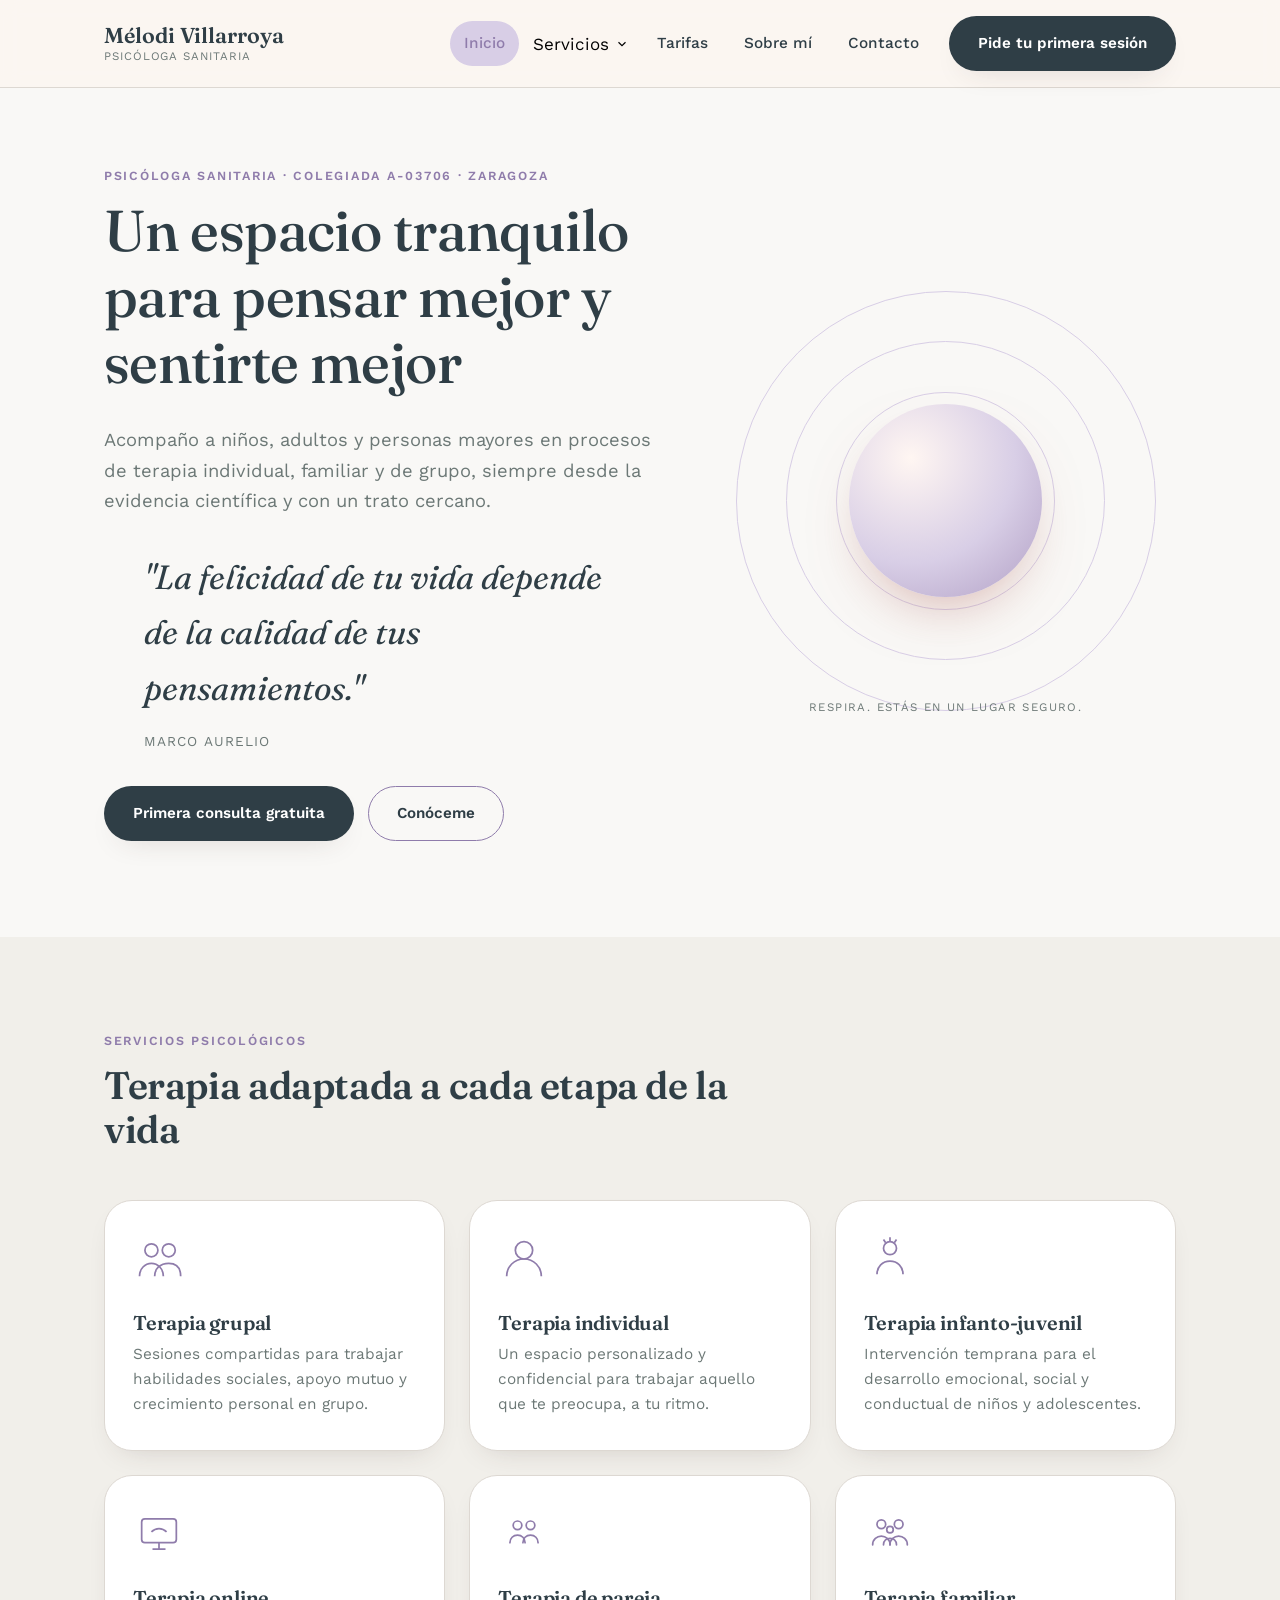
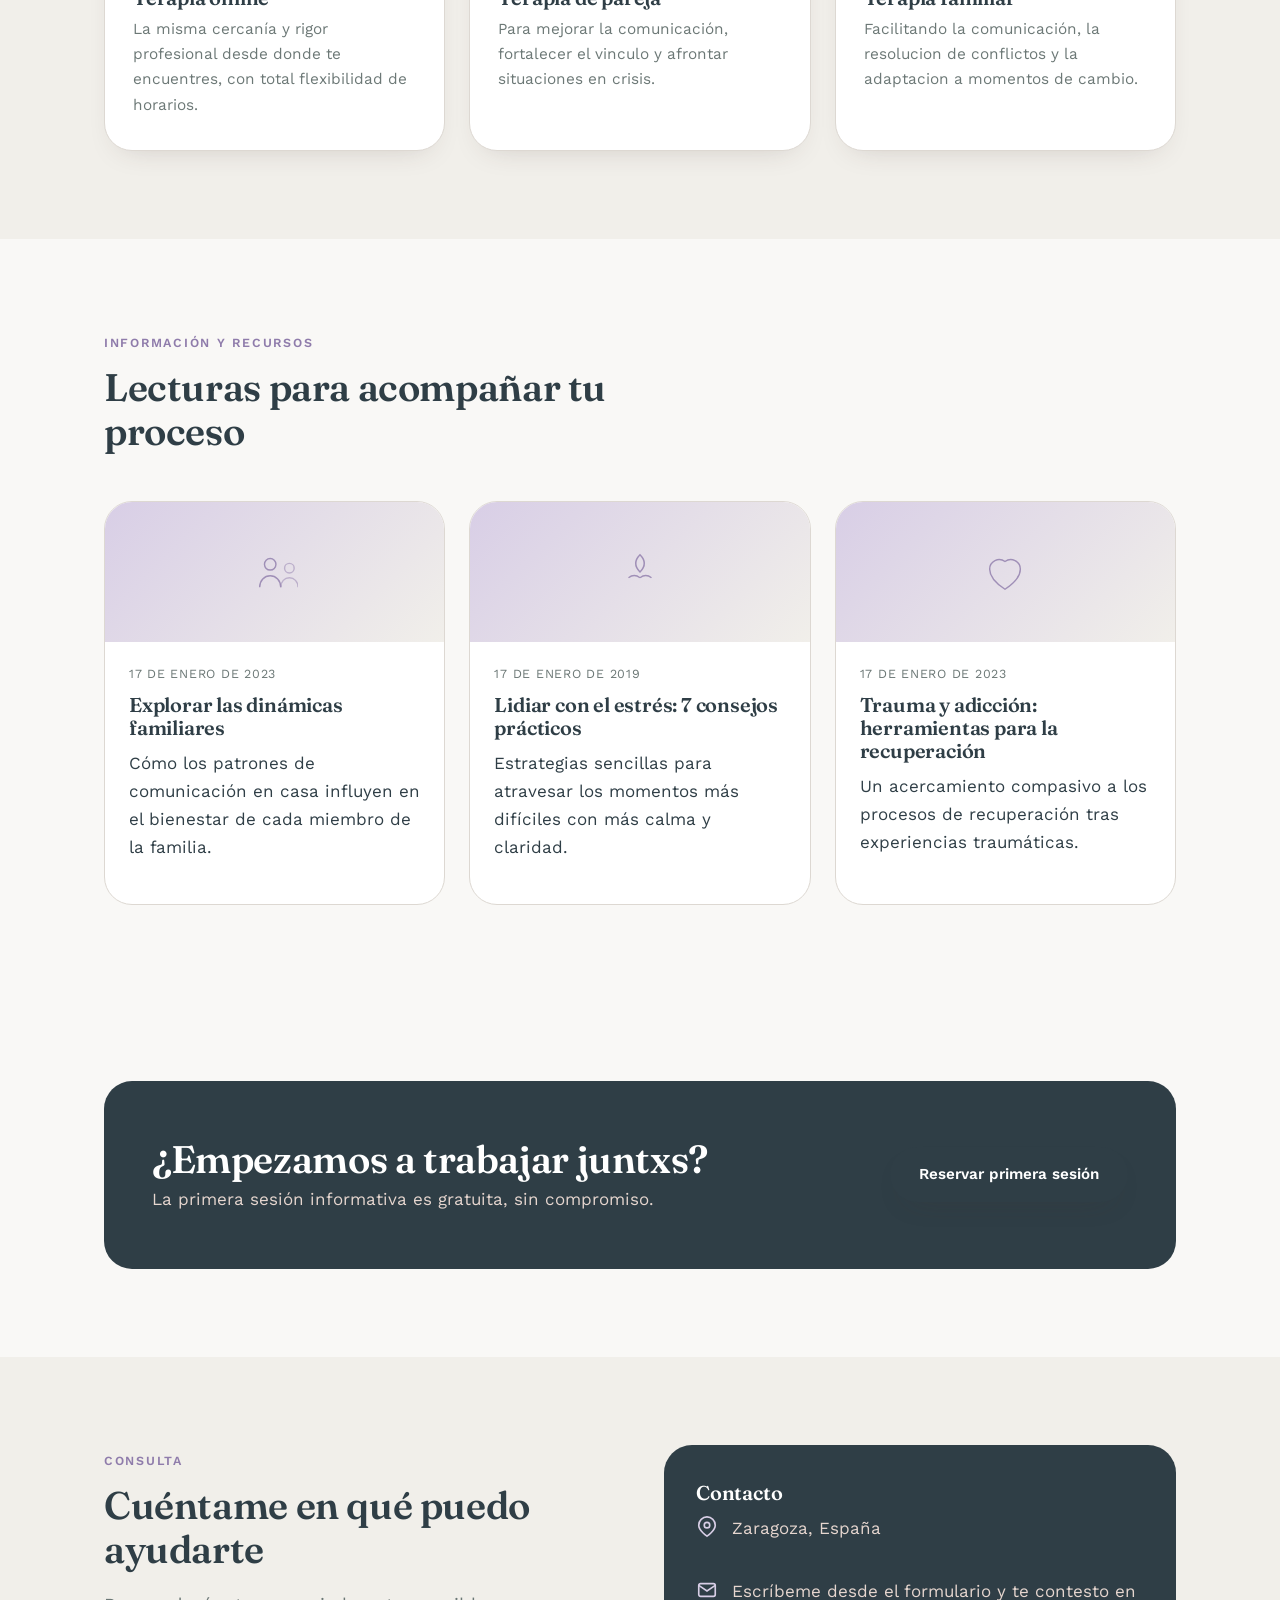
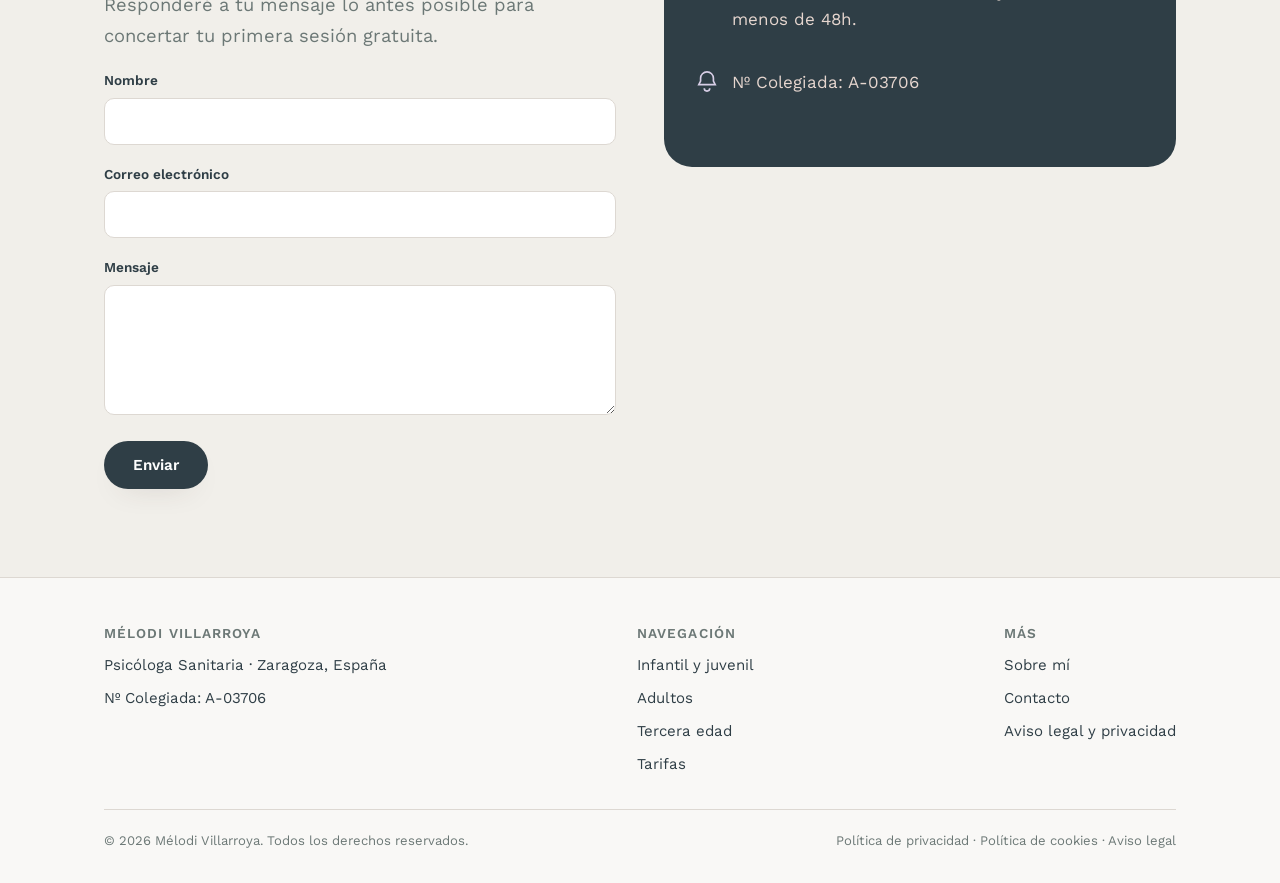
<file: index.html>
<!DOCTYPE html>
<html lang="es">

<head>
  <meta charset="UTF-8">
  <meta name="viewport" content="width=device-width, initial-scale=1">
  <title>Mélodi Villarroya | Psicóloga Sanitaria en Zaragoza</title>
  <meta name="description"
    content="Psicóloga sanitaria colegiada en Zaragoza. Terapia individual, infanto-juvenil, de grupo y online para adultos, niños y personas mayores.">
  <link rel="preconnect" href="https://fonts.googleapis.com">
  <link rel="preconnect" href="https://fonts.gstatic.com" crossorigin>
  <link
    href="https://fonts.googleapis.com/css2?family=Fraunces:ital,wght@0,400;0,500;0,600;1,400&family=Work+Sans:wght@400;500;600;700&display=swap"
    rel="stylesheet">
  <link rel="stylesheet" href="css/styles.css">


</head>

<body>

  <header class="site-header">
    <div class="nav-wrap">
      <a href="index.html" class="brand">
        <span class="brand-name">Mélodi Villarroya</span>
        <span class="brand-tag">Psicóloga Sanitaria</span>
      </a>

      <button class="nav-toggle" aria-label="Abrir menú" aria-expanded="false">
        <svg viewBox="0 0 24 24" fill="none" stroke="currentColor" stroke-width="1.8">
          <line x1="3" y1="6" x2="21" y2="6" />
          <line x1="3" y1="12" x2="21" y2="12" />
          <line x1="3" y1="18" x2="21" y2="18" />
        </svg>
      </button>

      <ul class="nav-links">
        <li><a href="index.html" class="nav-link is-active">Inicio</a></li>
        <li class="has-dropdown">
          <button class="nav-link" aria-expanded="false">Servicios
            <svg width="14" height="14" viewBox="0 0 24 24" fill="none" stroke="currentColor" stroke-width="2">
              <polyline points="6 9 12 15 18 9" />
            </svg>
          </button>
          <div class="dropdown">
            <a href="servicios-infantil.html">Infantil y juvenil</a>
            <a href="servicios-adultos.html">Adultos</a>
            <a href="servicios-tercera-edad.html">Tercera edad</a>
          </div>
        </li>
        <li><a href="tarifas.html" class="nav-link">Tarifas</a></li>
        <li><a href="sobre-mi.html" class="nav-link">Sobre mí</a></li>
        <li><a href="contacto.html" class="nav-link">Contacto</a></li>
        <li class="nav-cta"><a href="contacto.html" class="btn btn-primary">Pide tu primera sesión</a></li>
      </ul>
    </div>
  </header>

  <main>

    <!-- HERO -->
    <section class="hero">
      <div class="container hero-grid">
        <div>
          <p class="eyebrow">Psicóloga sanitaria · Colegiada A-03706 · Zaragoza</p>
          <h1>Un espacio tranquilo para pensar mejor y sentirte mejor</h1>
          <p class="lede">Acompaño a niños, adultos y personas mayores en procesos de terapia individual, familiar y de
            grupo, siempre desde la evidencia científica y con un trato cercano.</p>
          <blockquote class="hero-quote">
            "La felicidad de tu vida depende de la calidad de tus pensamientos."
            <span>Marco Aurelio</span>
          </blockquote>
          <div class="hero-actions">
            <a href="contacto.html" class="btn btn-primary">Primera consulta gratuita</a>
            <a href="sobre-mi.html" class="btn btn-outline">Conóceme</a>
          </div>
        </div>

        <div class="breathing" aria-hidden="true">
          <div class="ring r1"></div>
          <div class="ring r2"></div>
          <div class="ring r3"></div>
          <div class="core"></div>
          <span class="label">Respira. Estás en un lugar seguro.</span>
        </div>
      </div>
    </section>

    <!-- SERVICIOS -->
    <section class="section-alt">
      <div class="container">
        <div class="section-head">
          <p class="eyebrow">Servicios psicológicos</p>
          <h2>Terapia adaptada a cada etapa de la vida</h2>
        </div>

        <div class="card-grid">
          <div class="card">
            <svg class="icon" viewBox="0 0 48 48" fill="none" stroke="currentColor" stroke-width="1.6">
              <circle cx="17" cy="16" r="6" />
              <circle cx="33" cy="16" r="6" />
              <path d="M6 40c0-7 5-12 11-12s11 5 11 12" />
              <path d="M20 40c0-7 5-12 13-12s11 5 11 12" />
            </svg>
            <h3>Terapia grupal</h3>
            <p>Sesiones compartidas para trabajar habilidades sociales, apoyo mutuo y crecimiento personal en grupo.</p>
          </div>
          <div class="card">
            <svg class="icon" viewBox="0 0 48 48" fill="none" stroke="currentColor" stroke-width="1.6">
              <circle cx="24" cy="16" r="8" />
              <path d="M8 40c0-9 7-16 16-16s16 7 16 16" />
            </svg>
            <h3>Terapia individual</h3>
            <p>Un espacio personalizado y confidencial para trabajar aquello que te preocupa, a tu ritmo.</p>
          </div>
          <div class="card">
            <svg class="icon" viewBox="0 0 48 48" fill="none" stroke="currentColor" stroke-width="1.6">
              <circle cx="24" cy="14" r="6" />
              <path d="M12 38c0-7 5-12 12-12s12 5 12 12" />
              <path d="M24 4v4M18 6l2 3M30 6l-2 3" />
            </svg>
            <h3>Terapia infanto-juvenil</h3>
            <p>Intervención temprana para el desarrollo emocional, social y conductual de niños y adolescentes.</p>
          </div>
          <div class="card">
            <svg class="icon" viewBox="0 0 48 48" fill="none" stroke="currentColor" stroke-width="1.6">
              <rect x="8" y="10" width="32" height="22" rx="3" />
              <path d="M18 38h12M24 32v6" />
              <path d="M17 22c4-4 10-4 14 0" />
            </svg>
            <h3>Terapia online</h3>
            <p>La misma cercanía y rigor profesional desde donde te encuentres, con total flexibilidad de horarios.</p>
          </div>
          <div class="card">
            <svg class="icon" viewBox="0 0 48 48" fill="none" stroke="currentColor" stroke-width="1.6"
              stroke-linecap="round" stroke-linejoin="round">

              <circle cx="18" cy="16" r="4" />
              <circle cx="30" cy="16" r="4" />

              <path d="M11 32c0-4 3-7 7-7s7 3 7 7" />
              <path d="M23 32c0-4 3-7 7-7s7 3 7 7" />

            </svg>

            <h3>Terapia de pareja</h3>
            <p>Para mejorar la comunicación, fortalecer el vinculo y afrontar situaciones en crisis.
            </p>
          </div>
          <div class="card">
            <svg class="icon" viewBox="0 0 48 48" fill="none" stroke="currentColor" stroke-width="1.6"
              stroke-linecap="round" stroke-linejoin="round">

              <circle cx="16" cy="15" r="4" />
              <circle cx="32" cy="15" r="4" />
              <circle cx="24" cy="20" r="3" />

              <path d="M8 34c0-5 4-8 8-8s8 3 8 8" />
              <path d="M24 34c0-5 4-8 8-8s8 3 8 8" />
              <path d="M18 34c0-4 3-6 6-6s6 2 6 6" />

            </svg>
            <h3>Terapia familiar</h3>
            <p>Facilitando la comunicación, la resolucion de conflictos y la adaptacion a momentos de cambio.</p>
          </div>
        </div>
      </div>
    </section>

    <!-- RECURSOS -->
    <section>
      <div class="container">
        <div class="section-head">
          <p class="eyebrow">Información y recursos</p>
          <h2>Lecturas para acompañar tu proceso</h2>
        </div>

        <div class="resource-grid">
          <article class="resource-card">
            <div class="resource-media">
              <svg viewBox="0 0 48 48" fill="none" stroke="currentColor" stroke-width="1.5">
                <path d="M8 40c0-7 5-12 11-12s11 5 11 12" />
                <circle cx="19" cy="16" r="6" />
                <path d="M30 40c0-6 4-10 9-10s9 4 9 10" opacity="0.6" />
                <circle cx="39" cy="20" r="5" opacity="0.6" />
              </svg>
            </div>
            <div class="resource-body">
              <span class="resource-date">17 de enero de 2023</span>
              <h3>Explorar las dinámicas familiares</h3>
              <p>Cómo los patrones de comunicación en casa influyen en el bienestar de cada miembro de la familia.</p>
            </div>
          </article>

          <article class="resource-card">
            <div class="resource-media">
              <svg viewBox="0 0 48 48" fill="none" stroke="currentColor" stroke-width="1.5">
                <path d="M24 6c6 6 6 12 0 18-6-6-6-12 0-18Z" />
                <path d="M12 30c4-3 8-3 12 0M24 30c4-3 8-3 12 0" />
              </svg>
            </div>
            <div class="resource-body">
              <span class="resource-date">17 de enero de 2019</span>
              <h3>Lidiar con el estrés: 7 consejos prácticos</h3>
              <p>Estrategias sencillas para atravesar los momentos más difíciles con más calma y claridad.</p>
            </div>
          </article>

          <article class="resource-card">
            <div class="resource-media">
              <svg viewBox="0 0 48 48" fill="none" stroke="currentColor" stroke-width="1.5">
                <path d="M24 42c9-6 16-13 16-21a10 10 0 0 0-16-8 10 10 0 0 0-16 8c0 8 7 15 16 21Z" />
              </svg>
            </div>
            <div class="resource-body">
              <span class="resource-date">17 de enero de 2023</span>
              <h3>Trauma y adicción: herramientas para la recuperación</h3>
              <p>Un acercamiento compasivo a los procesos de recuperación tras experiencias traumáticas.</p>
            </div>
          </article>
        </div>
      </div>
    </section>

    <!-- CTA -->
    <section>
      <div class="container">
        <div class="cta-band">
          <div>
            <h2>¿Empezamos a trabajar juntxs?</h2>
            <p>La primera sesión informativa es gratuita, sin compromiso.</p>
          </div>
          <a href="contacto.html" class="btn btn-primary">Reservar primera sesión</a>
        </div>
      </div>
    </section>

    <!-- CONTACTO RÁPIDO -->
    <section class="section-alt">
      <div class="container contact-grid">
        <div>
          <p class="eyebrow">Consulta</p>
          <h2>Cuéntame en qué puedo ayudarte</h2>
          <p class="lede">Responderé a tu mensaje lo antes posible para concertar tu primera sesión gratuita.</p>

          <form id="contact-form" novalidate>
            <div class="form-field">
              <label for="nombre">Nombre</label>
              <input type="text" id="nombre" name="nombre" required>
            </div>
            <div class="form-field">
              <label for="email">Correo electrónico</label>
              <input type="email" id="email" name="email" required>
            </div>
            <div class="form-field">
              <label for="mensaje">Mensaje</label>
              <textarea id="mensaje" name="mensaje" required></textarea>
            </div>
            <button type="submit" class="btn btn-primary">Enviar</button>
            <div class="form-success" id="form-success">¡Gracias por tu mensaje! Te responderé lo antes posible.</div>
          </form>
        </div>

        <div class="contact-info-card">
          <h3>Contacto</h3>
          <div class="contact-info-item">
            <svg viewBox="0 0 24 24" fill="none" stroke="currentColor" stroke-width="1.8">
              <path d="M21 10c0 6-9 12-9 12s-9-6-9-12a9 9 0 0 1 18 0Z" />
              <circle cx="12" cy="10" r="3" />
            </svg>
            <p>Zaragoza, España</p>
          </div>
          <div class="contact-info-item">
            <svg viewBox="0 0 24 24" fill="none" stroke="currentColor" stroke-width="1.8">
              <rect x="3" y="5" width="18" height="14" rx="2" />
              <path d="m3 7 9 6 9-6" />
            </svg>
            <p>Escríbeme desde el formulario y te contesto en menos de 48h.</p>
          </div>
          <div class="contact-info-item">
            <svg viewBox="0 0 24 24" fill="none" stroke="currentColor" stroke-width="1.8">
              <path d="M12 2a7 7 0 0 0-7 7v3l-2 4h18l-2-4v-3a7 7 0 0 0-7-7Z" />
              <path d="M9 20a3 3 0 0 0 6 0" />
            </svg>
            <p>Nº Colegiada: A-03706</p>
          </div>
        </div>
      </div>
    </section>

  </main>

  <footer class="site-footer">
    <div class="container">
      <div class="footer-grid">
        <div class="footer-col">
          <h4>Mélodi Villarroya</h4>
          <p>Psicóloga Sanitaria · Zaragoza, España</p>
          <p>Nº Colegiada: A-03706</p>
        </div>
        <div class="footer-col">
          <h4>Navegación</h4>
          <a href="servicios-infantil.html">Infantil y juvenil</a>
          <a href="servicios-adultos.html">Adultos</a>
          <a href="servicios-tercera-edad.html">Tercera edad</a>
          <a href="tarifas.html">Tarifas</a>
        </div>
        <div class="footer-col">
          <h4>Más</h4>
          <a href="sobre-mi.html">Sobre mí</a>
          <a href="contacto.html">Contacto</a>
          <a href="legal.html">Aviso legal y privacidad</a>
        </div>
      </div>
      <div class="footer-legal">
        <span>© 2026 Mélodi Villarroya. Todos los derechos reservados.</span>
        <a href="legal.html">Política de privacidad · Política de cookies · Aviso legal</a>
      </div>
    </div>
  </footer>

  <script src="js/script.js"></script>
</body>

</html>
</file>
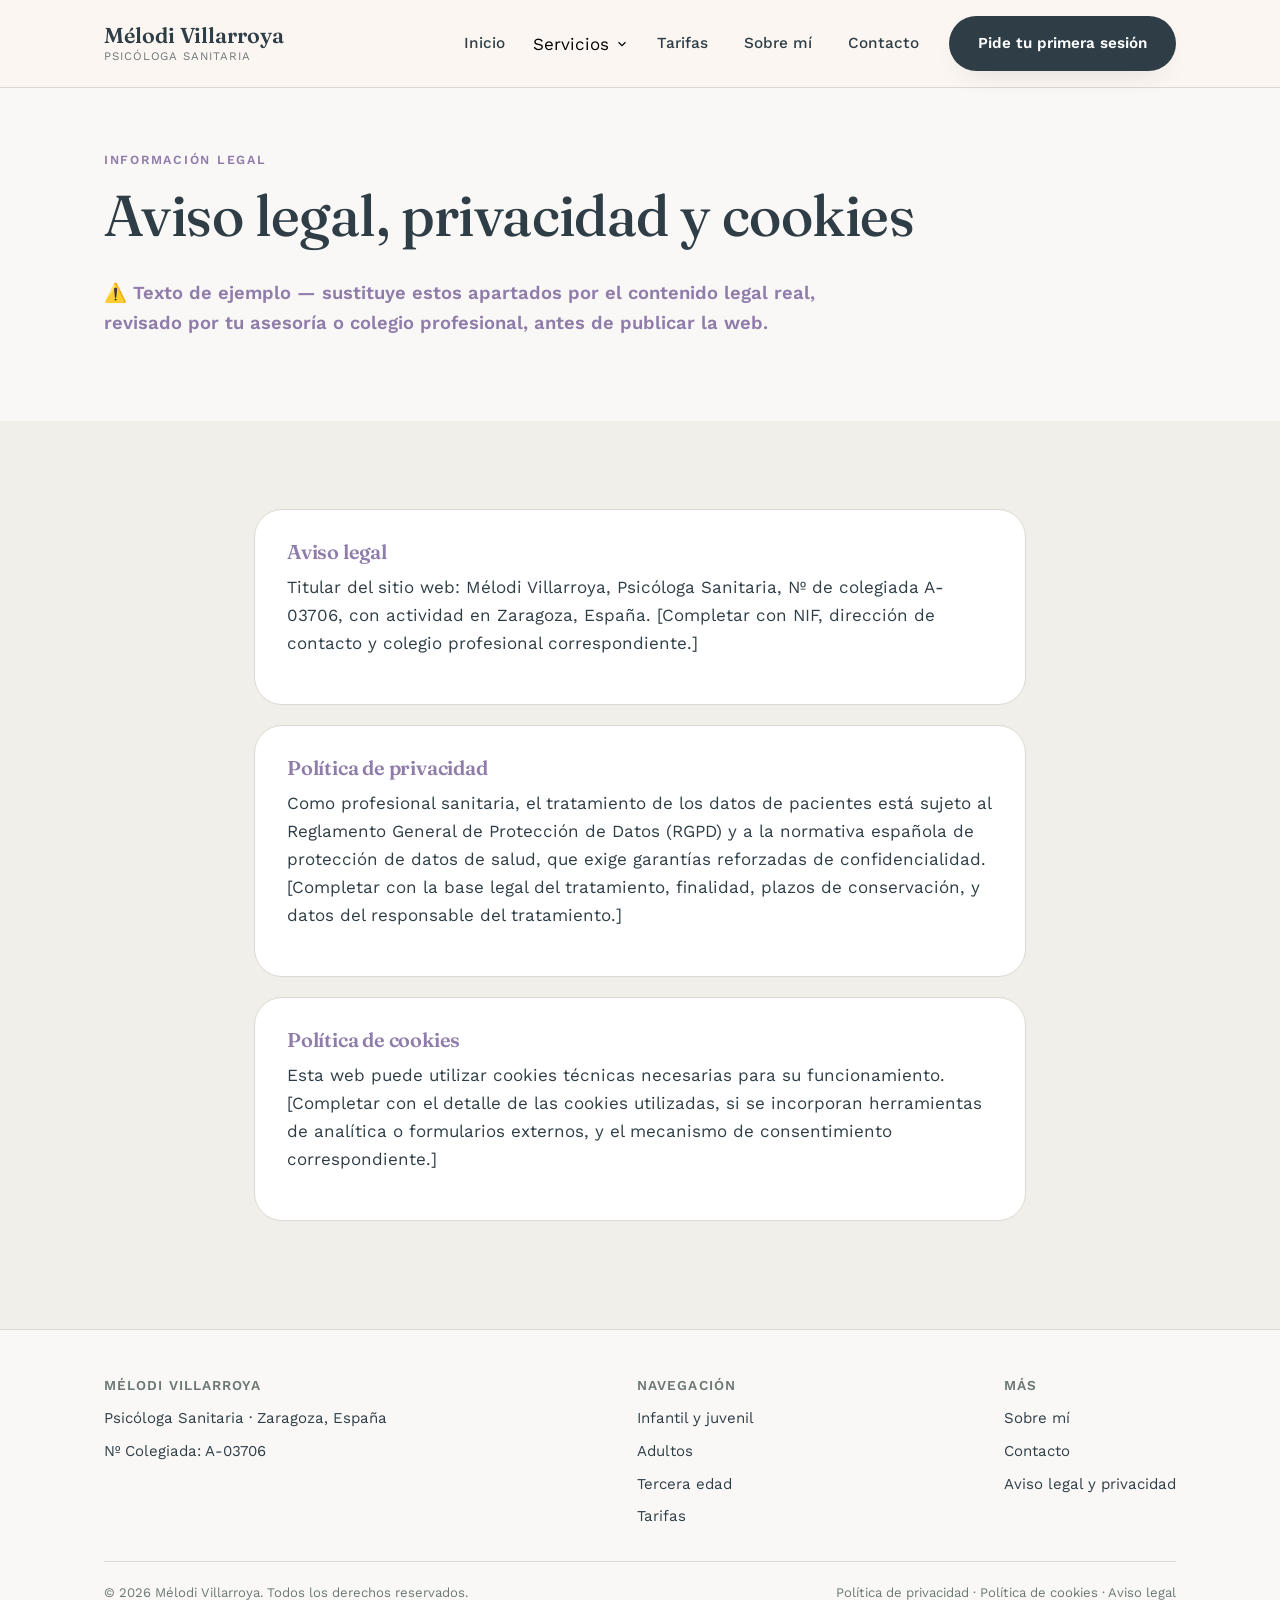
<file: legal.html>
<!DOCTYPE html>
<html lang="es">
<head>
<meta charset="UTF-8">
<meta name="viewport" content="width=device-width, initial-scale=1">
<title>Aviso legal, privacidad y cookies | Mélodi Villarroya</title>
<link rel="preconnect" href="https://fonts.googleapis.com">
<link rel="preconnect" href="https://fonts.gstatic.com" crossorigin>
<link href="https://fonts.googleapis.com/css2?family=Fraunces:ital,wght@0,400;0,500;0,600;1,400&family=Work+Sans:wght@400;500;600;700&display=swap" rel="stylesheet">
<link rel="stylesheet" href="css/styles.css">
</head>
<body>

<header class="site-header">
  <div class="nav-wrap">
    <a href="index.html" class="brand">
      <span class="brand-name">Mélodi Villarroya</span>
      <span class="brand-tag">Psicóloga Sanitaria</span>
    </a>
    <button class="nav-toggle" aria-label="Abrir menú" aria-expanded="false">
      <svg viewBox="0 0 24 24" fill="none" stroke="currentColor" stroke-width="1.8"><line x1="3" y1="6" x2="21" y2="6"/><line x1="3" y1="12" x2="21" y2="12"/><line x1="3" y1="18" x2="21" y2="18"/></svg>
    </button>
    <ul class="nav-links">
      <li><a href="index.html" class="nav-link">Inicio</a></li>
      <li class="has-dropdown">
        <button class="nav-link" aria-expanded="false">Servicios
          <svg width="14" height="14" viewBox="0 0 24 24" fill="none" stroke="currentColor" stroke-width="2"><polyline points="6 9 12 15 18 9"/></svg>
        </button>
        <div class="dropdown">
          <a href="servicios-infantil.html">Infantil y juvenil</a>
          <a href="servicios-adultos.html">Adultos</a>
          <a href="servicios-tercera-edad.html">Tercera edad</a>
        </div>
      </li>
      <li><a href="tarifas.html" class="nav-link">Tarifas</a></li>
      <li><a href="sobre-mi.html" class="nav-link">Sobre mí</a></li>
      <li><a href="contacto.html" class="nav-link">Contacto</a></li>
      <li class="nav-cta"><a href="contacto.html" class="btn btn-primary">Pide tu primera sesión</a></li>
    </ul>
  </div>
</header>

<main>
  <section class="page-hero">
    <div class="container">
      <p class="eyebrow">Información legal</p>
      <h1>Aviso legal, privacidad y cookies</h1>
      <p class="lede" style="color:var(--rose-dark); font-weight:600;">⚠️ Texto de ejemplo — sustituye estos apartados por el contenido legal real, revisado por tu asesoría o colegio profesional, antes de publicar la web.</p>
    </div>
  </section>

  <section class="section-alt">
    <div class="container" style="max-width: 820px;">
      <div class="faq-block">
        <h3>Aviso legal</h3>
        <p>Titular del sitio web: Mélodi Villarroya, Psicóloga Sanitaria, Nº de colegiada A-03706, con actividad en Zaragoza, España. [Completar con NIF, dirección de contacto y colegio profesional correspondiente.]</p>
      </div>
      <div class="faq-block">
        <h3>Política de privacidad</h3>
        <p>Como profesional sanitaria, el tratamiento de los datos de pacientes está sujeto al Reglamento General de Protección de Datos (RGPD) y a la normativa española de protección de datos de salud, que exige garantías reforzadas de confidencialidad. [Completar con la base legal del tratamiento, finalidad, plazos de conservación, y datos del responsable del tratamiento.]</p>
      </div>
      <div class="faq-block">
        <h3>Política de cookies</h3>
        <p>Esta web puede utilizar cookies técnicas necesarias para su funcionamiento. [Completar con el detalle de las cookies utilizadas, si se incorporan herramientas de analítica o formularios externos, y el mecanismo de consentimiento correspondiente.]</p>
      </div>
    </div>
  </section>
</main>

<footer class="site-footer">
  <div class="container">
    <div class="footer-grid">
      <div class="footer-col">
        <h4>Mélodi Villarroya</h4>
        <p>Psicóloga Sanitaria · Zaragoza, España</p>
        <p>Nº Colegiada: A-03706</p>
      </div>
      <div class="footer-col">
        <h4>Navegación</h4>
        <a href="servicios-infantil.html">Infantil y juvenil</a>
        <a href="servicios-adultos.html">Adultos</a>
        <a href="servicios-tercera-edad.html">Tercera edad</a>
        <a href="tarifas.html">Tarifas</a>
      </div>
      <div class="footer-col">
        <h4>Más</h4>
        <a href="sobre-mi.html">Sobre mí</a>
        <a href="contacto.html">Contacto</a>
        <a href="legal.html">Aviso legal y privacidad</a>
      </div>
    </div>
    <div class="footer-legal">
      <span>© 2026 Mélodi Villarroya. Todos los derechos reservados.</span>
      <a href="legal.html">Política de privacidad · Política de cookies · Aviso legal</a>
    </div>
  </div>
</footer>

<script src="js/script.js"></script>
</body>
</html>
</file>
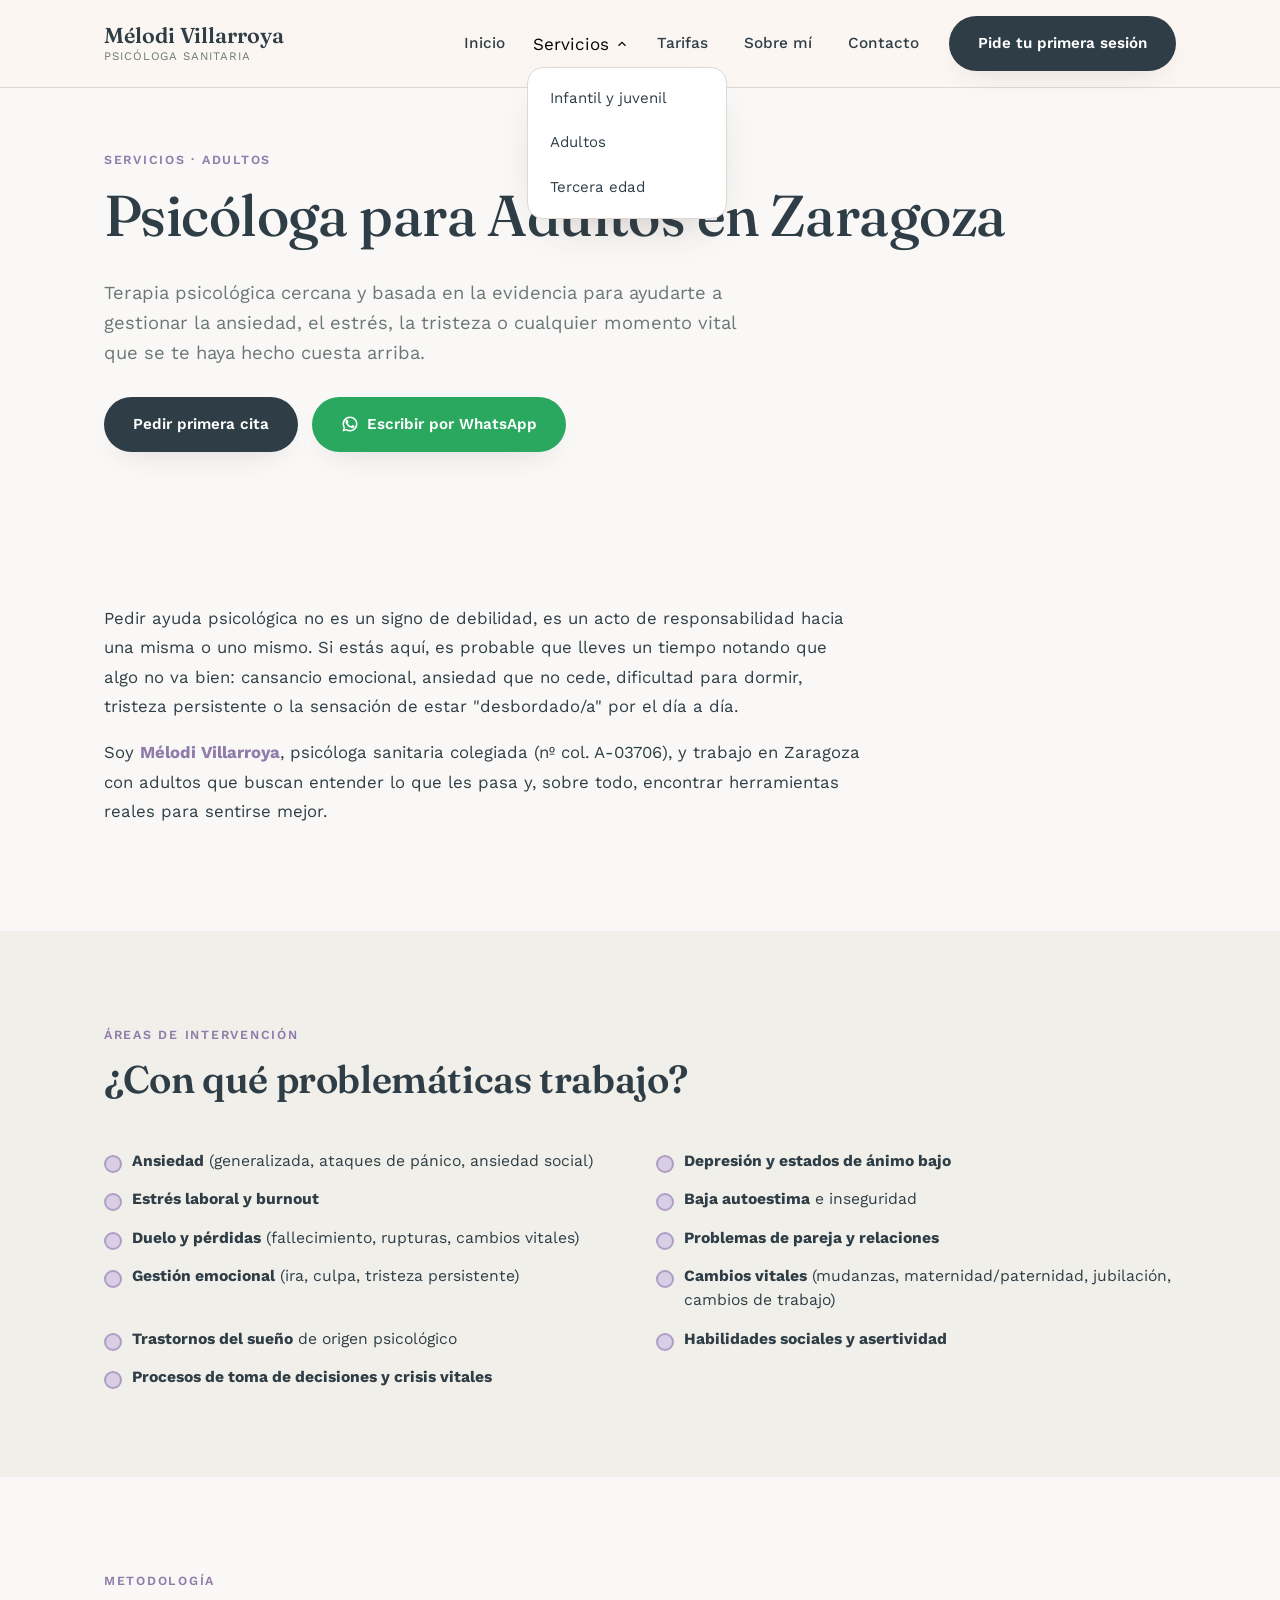
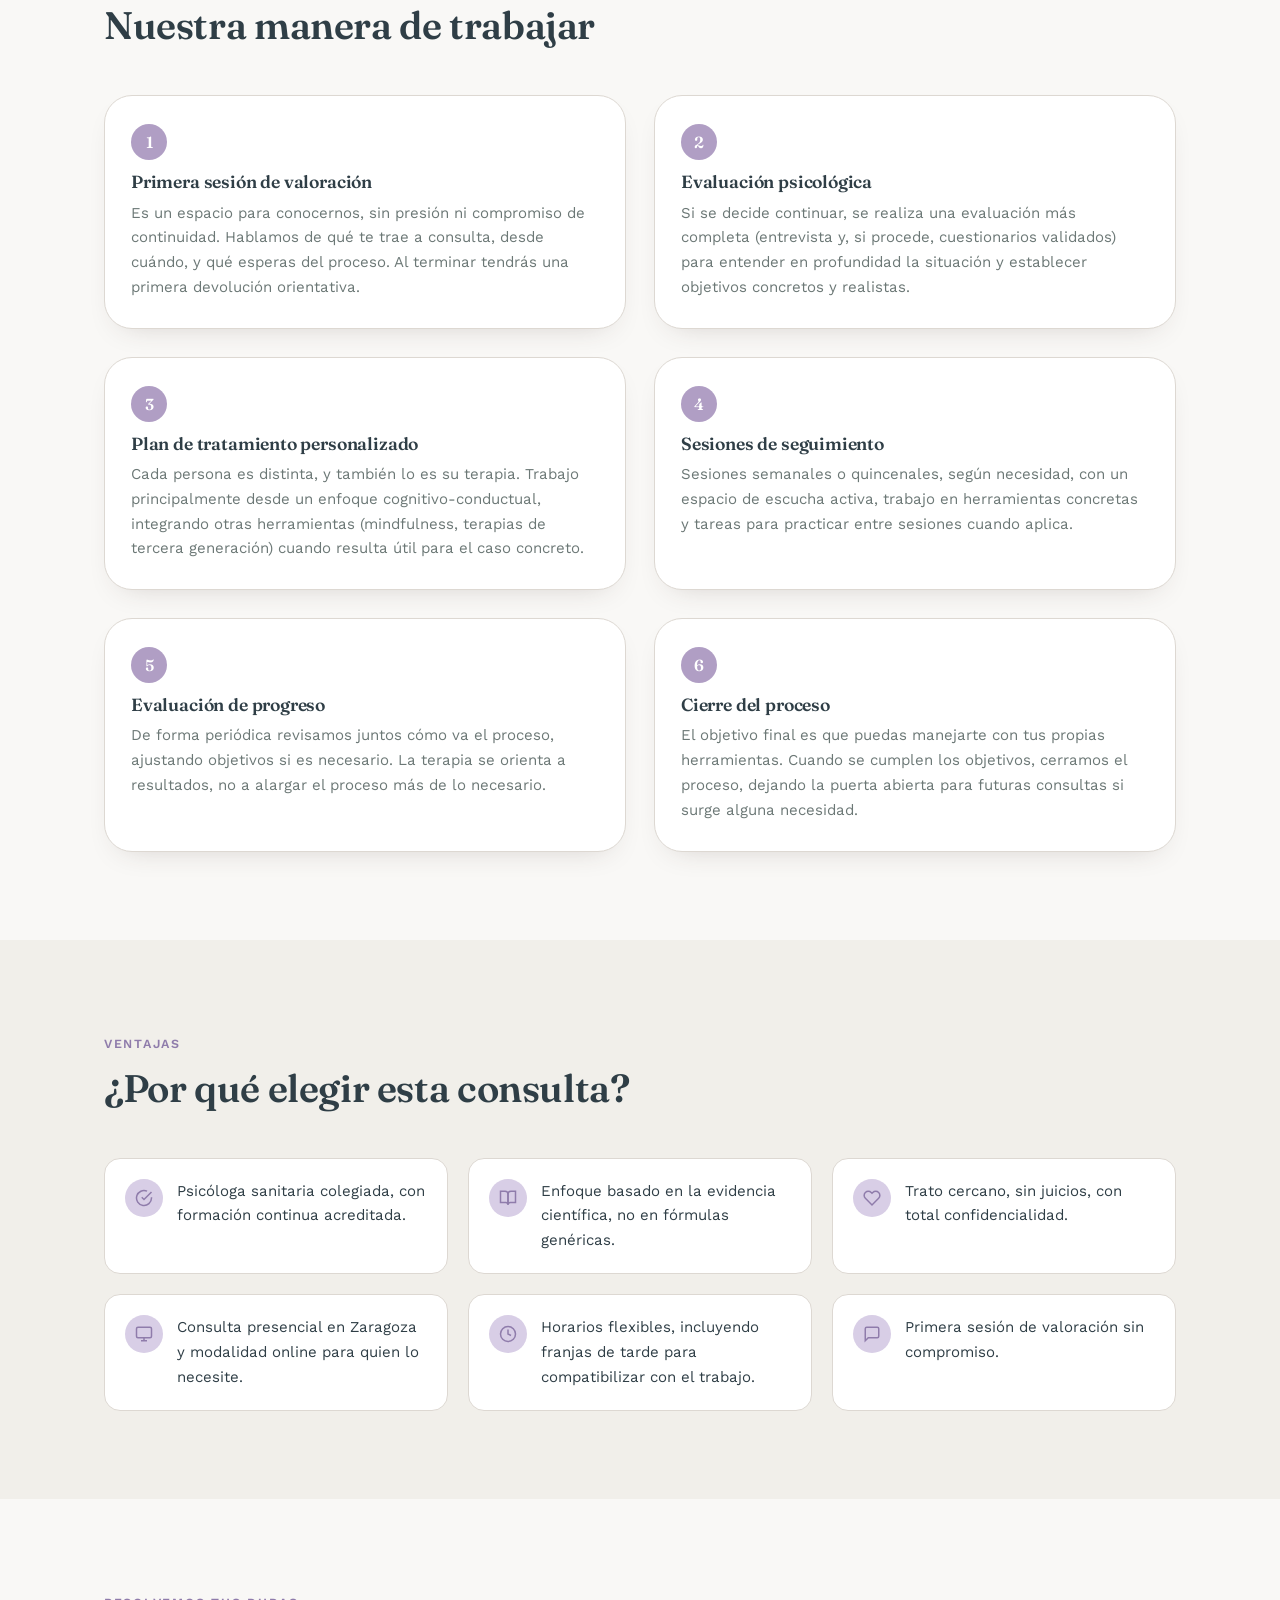
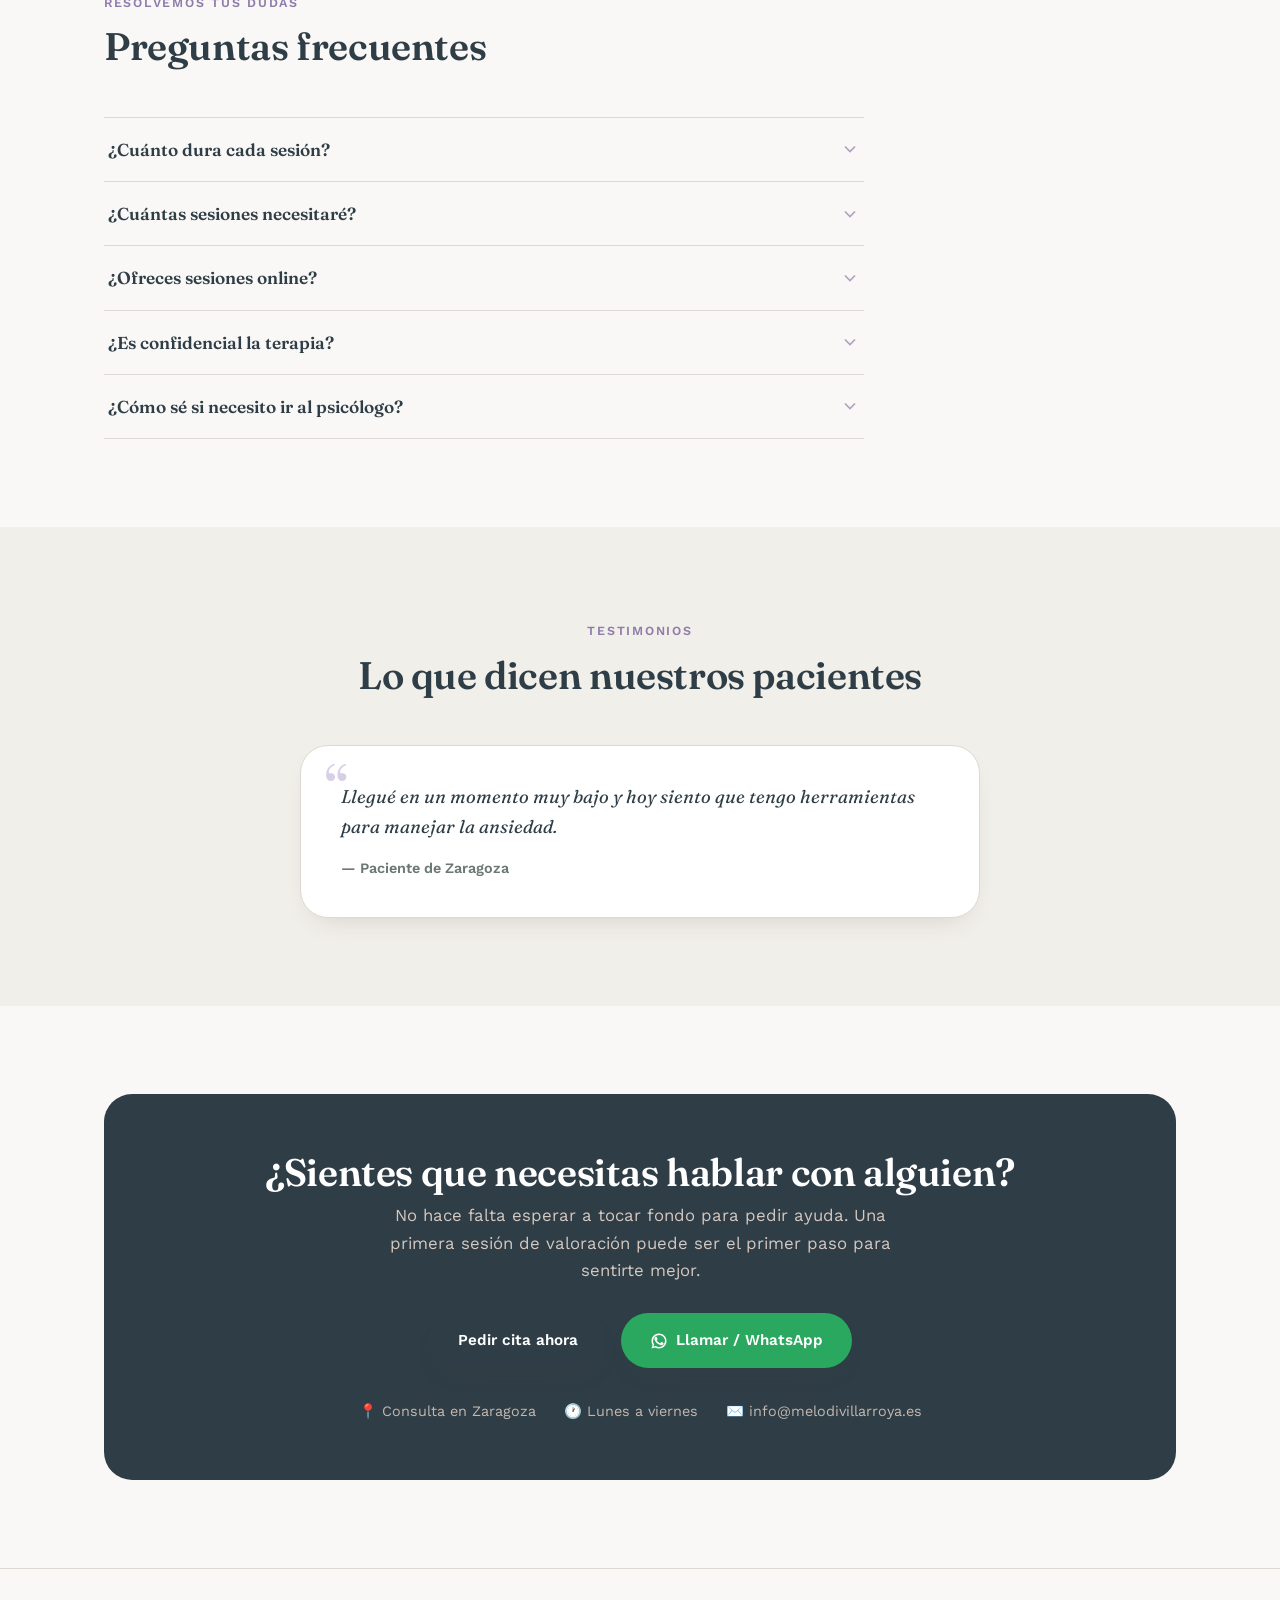
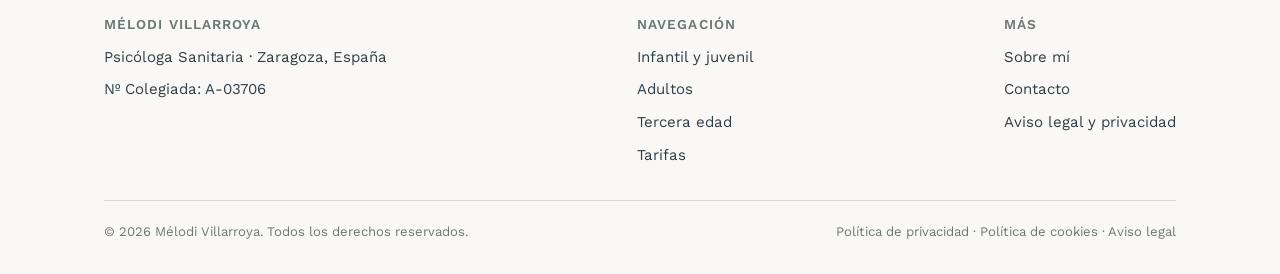
<file: servicios-adultos.html>
<!DOCTYPE html>
<html lang="es">

<head>
  <meta charset="UTF-8">
  <meta name="viewport" content="width=device-width, initial-scale=1">
  <title>Psicóloga para Adultos en Zaragoza | Mélodi Villarroya</title>
  <meta name="description"
    content="Terapia psicológica para adultos en Zaragoza. Ansiedad, depresión, estrés laboral, duelo, autoestima y más. Enfoque cercano y basado en la evidencia científica.">
  <link rel="preconnect" href="https://fonts.googleapis.com">
  <link rel="preconnect" href="https://fonts.gstatic.com" crossorigin>
  <link
    href="https://fonts.googleapis.com/css2?family=Fraunces:ital,wght@0,400;0,500;0,600;1,400&family=Work+Sans:wght@400;500;600;700&display=swap"
    rel="stylesheet">
  <link rel="stylesheet" href="css/styles.css">

  <!-- Schema.org: LocalBusiness + MedicalBusiness -->
  <script type="application/ld+json">
  {
    "@context": "https://schema.org",
    "@type": ["LocalBusiness", "MedicalBusiness"],
    "name": "Mélodi Villarroya — Psicóloga Sanitaria",
    "description": "Terapia psicológica para adultos en Zaragoza. Ansiedad, depresión, estrés, duelo y más.",
    "url": "https://melodivillarroya.es/servicios-adultos.html",
    "telephone": "+34XXXXXXXXX",
    "address": {
      "@type": "PostalAddress",
      "addressLocality": "Zaragoza",
      "addressRegion": "Aragón",
      "addressCountry": "ES"
    },
    "medicalSpecialty": "Adult Psychotherapy",
    "priceRange": "$$",
    "openingHours": "Mo-Fr 09:00-20:00"
  }
  </script>
</head>

<body>

  <header class="site-header">
    <div class="nav-wrap">
      <a href="index.html" class="brand">
        <span class="brand-name">Mélodi Villarroya</span>
        <span class="brand-tag">Psicóloga Sanitaria</span>
      </a>
      <button class="nav-toggle" aria-label="Abrir menú" aria-expanded="false">
        <svg viewBox="0 0 24 24" fill="none" stroke="currentColor" stroke-width="1.8">
          <line x1="3" y1="6" x2="21" y2="6" />
          <line x1="3" y1="12" x2="21" y2="12" />
          <line x1="3" y1="18" x2="21" y2="18" />
        </svg>
      </button>
      <ul class="nav-links">
        <li><a href="index.html" class="nav-link">Inicio</a></li>
        <li class="has-dropdown is-open">
          <button class="nav-link" aria-expanded="true">Servicios
            <svg width="14" height="14" viewBox="0 0 24 24" fill="none" stroke="currentColor" stroke-width="2">
              <polyline points="6 9 12 15 18 9" />
            </svg>
          </button>
          <div class="dropdown">
            <a href="servicios-infantil.html">Infantil y juvenil</a>
            <a href="servicios-adultos.html" class="is-active">Adultos</a>
            <a href="servicios-tercera-edad.html">Tercera edad</a>
          </div>
        </li>
        <li><a href="tarifas.html" class="nav-link">Tarifas</a></li>
        <li><a href="sobre-mi.html" class="nav-link">Sobre mí</a></li>
        <li><a href="contacto.html" class="nav-link">Contacto</a></li>
        <li class="nav-cta"><a href="contacto.html" class="btn btn-primary">Pide tu primera sesión</a></li>
      </ul>
    </div>
  </header>

  <main>

    <!-- HERO -->
    <section class="page-hero">
      <div class="container">
        <p class="eyebrow">Servicios · Adultos</p>
        <h1>Psicóloga para Adultos en Zaragoza</h1>
        <p class="lede">Terapia psicológica cercana y basada en la evidencia para ayudarte a gestionar la ansiedad, el
          estrés, la tristeza o cualquier momento vital que se te haya hecho cuesta arriba.</p>
        <div class="hero-actions">
          <a href="contacto.html" class="btn btn-primary" id="hero-cta-cita">Pedir primera cita</a>
          <a href="https://wa.me/34XXXXXXXXX" class="btn btn-whatsapp" id="hero-cta-whatsapp" target="_blank"
            rel="noopener">
            <svg width="18" height="18" viewBox="0 0 24 24" fill="currentColor">
              <path d="M17.472 14.382c-.297-.149-1.758-.867-2.03-.967-.273-.099-.471-.148-.67.15-.197.297-.767.966-.94 1.164-.173.199-.347.223-.644.075-.297-.15-1.255-.463-2.39-1.475-.883-.788-1.48-1.761-1.653-2.059-.173-.297-.018-.458.13-.606.134-.133.298-.347.446-.52.149-.174.198-.298.298-.497.099-.198.05-.371-.025-.52-.075-.149-.669-1.612-.916-2.207-.242-.579-.487-.5-.669-.51-.173-.008-.371-.01-.57-.01-.198 0-.52.074-.792.372-.272.297-1.04 1.016-1.04 2.479 0 1.462 1.065 2.875 1.213 3.074.149.198 2.096 3.2 5.077 4.487.709.306 1.262.489 1.694.625.712.227 1.36.195 1.871.118.571-.085 1.758-.719 2.006-1.413.248-.694.248-1.289.173-1.413-.074-.124-.272-.198-.57-.347z" />
              <path d="M12 2C6.477 2 2 6.477 2 12c0 1.89.525 3.66 1.438 5.168L2 22l4.832-1.438A9.955 9.955 0 0012 22c5.523 0 10-4.477 10-10S17.523 2 12 2zm0 18a8 8 0 01-4.243-1.214l-.257-.154-2.874.854.854-2.874-.154-.257A8 8 0 1112 20z" />
            </svg>
            Escribir por WhatsApp
          </a>
        </div>
      </div>
    </section>

    <!-- INTRODUCCIÓN -->
    <section>
      <div class="container">
        <div class="intro-text">
          <p>Pedir ayuda psicológica no es un signo de debilidad, es un acto de responsabilidad hacia una misma o uno
            mismo. Si estás aquí, es probable que lleves un tiempo notando que algo no va bien: cansancio emocional,
            ansiedad que no cede, dificultad para dormir, tristeza persistente o la sensación de estar "desbordado/a"
            por el día a día.</p>
          <p>Soy <strong>Mélodi Villarroya</strong>, psicóloga sanitaria colegiada (nº col. A-03706), y trabajo en
            Zaragoza con adultos que buscan entender lo que les pasa y, sobre todo, encontrar herramientas reales para
            sentirse mejor.</p>
        </div>
      </div>
    </section>

    <!-- PROBLEMÁTICAS -->
    <section class="section-alt">
      <div class="container">
        <div class="section-head">
          <p class="eyebrow">Áreas de intervención</p>
          <h2>¿Con qué problemáticas trabajo?</h2>
        </div>
        <ul class="problematicas-list" id="problematicas-adultos">
          <li><strong>Ansiedad</strong> (generalizada, ataques de pánico, ansiedad social)</li>
          <li><strong>Depresión y estados de ánimo bajo</strong></li>
          <li><strong>Estrés laboral y burnout</strong></li>
          <li><strong>Baja autoestima</strong> e inseguridad</li>
          <li><strong>Duelo y pérdidas</strong> (fallecimiento, rupturas, cambios vitales)</li>
          <li><strong>Problemas de pareja y relaciones</strong></li>
          <li><strong>Gestión emocional</strong> (ira, culpa, tristeza persistente)</li>
          <li><strong>Cambios vitales</strong> (mudanzas, maternidad/paternidad, jubilación, cambios de trabajo)</li>
          <li><strong>Trastornos del sueño</strong> de origen psicológico</li>
          <li><strong>Habilidades sociales y asertividad</strong></li>
          <li><strong>Procesos de toma de decisiones y crisis vitales</strong></li>
        </ul>
      </div>
    </section>

    <!-- NUESTRA MANERA DE TRABAJAR -->
    <section>
      <div class="container">
        <div class="section-head">
          <p class="eyebrow">Metodología</p>
          <h2>Nuestra manera de trabajar</h2>
        </div>
        <div class="process-timeline" id="proceso-adultos">
          <div class="process-step">
            <span class="step-number">1</span>
            <h3>Primera sesión de valoración</h3>
            <p>Es un espacio para conocernos, sin presión ni compromiso de continuidad. Hablamos de qué te trae a
              consulta, desde cuándo, y qué esperas del proceso. Al terminar tendrás una primera devolución
              orientativa.</p>
          </div>
          <div class="process-step">
            <span class="step-number">2</span>
            <h3>Evaluación psicológica</h3>
            <p>Si se decide continuar, se realiza una evaluación más completa (entrevista y, si procede, cuestionarios
              validados) para entender en profundidad la situación y establecer objetivos concretos y realistas.</p>
          </div>
          <div class="process-step">
            <span class="step-number">3</span>
            <h3>Plan de tratamiento personalizado</h3>
            <p>Cada persona es distinta, y también lo es su terapia. Trabajo principalmente desde un enfoque
              cognitivo-conductual, integrando otras herramientas (mindfulness, terapias de tercera generación) cuando
              resulta útil para el caso concreto.</p>
          </div>
          <div class="process-step">
            <span class="step-number">4</span>
            <h3>Sesiones de seguimiento</h3>
            <p>Sesiones semanales o quincenales, según necesidad, con un espacio de escucha activa, trabajo en
              herramientas concretas y tareas para practicar entre sesiones cuando aplica.</p>
          </div>
          <div class="process-step">
            <span class="step-number">5</span>
            <h3>Evaluación de progreso</h3>
            <p>De forma periódica revisamos juntos cómo va el proceso, ajustando objetivos si es necesario. La terapia
              se orienta a resultados, no a alargar el proceso más de lo necesario.</p>
          </div>
          <div class="process-step">
            <span class="step-number">6</span>
            <h3>Cierre del proceso</h3>
            <p>El objetivo final es que puedas manejarte con tus propias herramientas. Cuando se cumplen los objetivos,
              cerramos el proceso, dejando la puerta abierta para futuras consultas si surge alguna necesidad.</p>
          </div>
        </div>
      </div>
    </section>

    <!-- POR QUÉ ELEGIR ESTA CONSULTA -->
    <section class="section-alt">
      <div class="container">
        <div class="section-head">
          <p class="eyebrow">Ventajas</p>
          <h2>¿Por qué elegir esta consulta?</h2>
        </div>
        <div class="ventajas-grid" id="ventajas-adultos">
          <div class="ventaja-item">
            <div class="ventaja-icon">
              <svg viewBox="0 0 24 24" fill="none" stroke="currentColor" stroke-width="2">
                <path d="M22 11.08V12a10 10 0 1 1-5.93-9.14" />
                <polyline points="22 4 12 14.01 9 11.01" />
              </svg>
            </div>
            <p>Psicóloga sanitaria colegiada, con formación continua acreditada.</p>
          </div>
          <div class="ventaja-item">
            <div class="ventaja-icon">
              <svg viewBox="0 0 24 24" fill="none" stroke="currentColor" stroke-width="2">
                <path d="M2 3h6a4 4 0 0 1 4 4v14a3 3 0 0 0-3-3H2z" />
                <path d="M22 3h-6a4 4 0 0 0-4 4v14a3 3 0 0 1 3-3h7z" />
              </svg>
            </div>
            <p>Enfoque basado en la evidencia científica, no en fórmulas genéricas.</p>
          </div>
          <div class="ventaja-item">
            <div class="ventaja-icon">
              <svg viewBox="0 0 24 24" fill="none" stroke="currentColor" stroke-width="2">
                <path d="M20.84 4.61a5.5 5.5 0 0 0-7.78 0L12 5.67l-1.06-1.06a5.5 5.5 0 0 0-7.78 7.78L12 21.23l8.84-8.84a5.5 5.5 0 0 0 0-7.78z" />
              </svg>
            </div>
            <p>Trato cercano, sin juicios, con total confidencialidad.</p>
          </div>
          <div class="ventaja-item">
            <div class="ventaja-icon">
              <svg viewBox="0 0 24 24" fill="none" stroke="currentColor" stroke-width="2">
                <rect x="2" y="3" width="20" height="14" rx="2" />
                <path d="M8 21h8M12 17v4" />
              </svg>
            </div>
            <p>Consulta presencial en Zaragoza y modalidad online para quien lo necesite.</p>
          </div>
          <div class="ventaja-item">
            <div class="ventaja-icon">
              <svg viewBox="0 0 24 24" fill="none" stroke="currentColor" stroke-width="2">
                <circle cx="12" cy="12" r="10" />
                <path d="M12 6v6l4 2" />
              </svg>
            </div>
            <p>Horarios flexibles, incluyendo franjas de tarde para compatibilizar con el trabajo.</p>
          </div>
          <div class="ventaja-item">
            <div class="ventaja-icon">
              <svg viewBox="0 0 24 24" fill="none" stroke="currentColor" stroke-width="2">
                <path d="M21 15a2 2 0 0 1-2 2H7l-4 4V5a2 2 0 0 1 2-2h14a2 2 0 0 1 2 2z" />
              </svg>
            </div>
            <p>Primera sesión de valoración sin compromiso.</p>
          </div>
        </div>
      </div>
    </section>

    <!-- PREGUNTAS FRECUENTES -->
    <section>
      <div class="container">
        <div class="section-head">
          <p class="eyebrow">Resolvemos tus dudas</p>
          <h2>Preguntas frecuentes</h2>
        </div>
        <div class="accordion" id="faq-adultos">
          <div class="accordion-item">
            <button class="accordion-btn" aria-expanded="false" id="faq-adultos-btn-1">
              ¿Cuánto dura cada sesión?
              <svg viewBox="0 0 24 24" fill="none" stroke="currentColor" stroke-width="2"><polyline points="6 9 12 15 18 9" /></svg>
            </button>
            <div class="accordion-panel" role="region">
              <div class="accordion-panel-inner">
                Las sesiones tienen una duración aproximada de 50-60 minutos.
              </div>
            </div>
          </div>
          <div class="accordion-item">
            <button class="accordion-btn" aria-expanded="false" id="faq-adultos-btn-2">
              ¿Cuántas sesiones necesitaré?
              <svg viewBox="0 0 24 24" fill="none" stroke="currentColor" stroke-width="2"><polyline points="6 9 12 15 18 9" /></svg>
            </button>
            <div class="accordion-panel" role="region">
              <div class="accordion-panel-inner">
                Depende de cada caso. Tras la evaluación inicial te doy una estimación orientativa y revisamos el
                progreso periódicamente.
              </div>
            </div>
          </div>
          <div class="accordion-item">
            <button class="accordion-btn" aria-expanded="false" id="faq-adultos-btn-3">
              ¿Ofreces sesiones online?
              <svg viewBox="0 0 24 24" fill="none" stroke="currentColor" stroke-width="2"><polyline points="6 9 12 15 18 9" /></svg>
            </button>
            <div class="accordion-panel" role="region">
              <div class="accordion-panel-inner">
                Sí, para personas de Zaragoza que lo prefieran o que no puedan desplazarse, y también para quienes
                viven fuera de la ciudad.
              </div>
            </div>
          </div>
          <div class="accordion-item">
            <button class="accordion-btn" aria-expanded="false" id="faq-adultos-btn-4">
              ¿Es confidencial la terapia?
              <svg viewBox="0 0 24 24" fill="none" stroke="currentColor" stroke-width="2"><polyline points="6 9 12 15 18 9" /></svg>
            </button>
            <div class="accordion-panel" role="region">
              <div class="accordion-panel-inner">
                Sí, totalmente. Todo lo que se comparte en consulta está protegido por el secreto profesional, según la
                normativa de la profesión.
              </div>
            </div>
          </div>
          <div class="accordion-item">
            <button class="accordion-btn" aria-expanded="false" id="faq-adultos-btn-5">
              ¿Cómo sé si necesito ir al psicólogo?
              <svg viewBox="0 0 24 24" fill="none" stroke="currentColor" stroke-width="2"><polyline points="6 9 12 15 18 9" /></svg>
            </button>
            <div class="accordion-panel" role="region">
              <div class="accordion-panel-inner">
                Si notas que un malestar se mantiene en el tiempo, interfiere en tu día a día, o simplemente sientes
                que necesitas hablar con alguien de forma profesional, es un buen momento para pedir una primera cita
                orientativa.
              </div>
            </div>
          </div>
        </div>
      </div>
    </section>

    <!-- TESTIMONIOS -->
    <section class="section-alt">
      <div class="container">
        <div class="section-head center">
          <p class="eyebrow">Testimonios</p>
          <h2>Lo que dicen nuestros pacientes</h2>
        </div>
        <div class="testimonial-block" id="testimonios-adultos">
          <blockquote>Llegué en un momento muy bajo y hoy siento que tengo herramientas para manejar la ansiedad.</blockquote>
          <cite>— Paciente de Zaragoza</cite>
        </div>
      </div>
    </section>

    <!-- CTA FINAL -->
    <section>
      <div class="container">
        <div class="cta-final" id="cta-final-adultos">
          <h2>¿Sientes que necesitas hablar con alguien?</h2>
          <p class="cta-subtitle">No hace falta esperar a tocar fondo para pedir ayuda. Una primera sesión de
            valoración puede ser el primer paso para sentirte mejor.</p>
          <div class="cta-buttons">
            <a href="contacto.html" class="btn btn-primary" id="cta-adultos-cita">Pedir cita ahora</a>
            <a href="https://wa.me/34XXXXXXXXX" class="btn btn-whatsapp" id="cta-adultos-whatsapp" target="_blank"
              rel="noopener">
              <svg width="18" height="18" viewBox="0 0 24 24" fill="currentColor">
                <path d="M17.472 14.382c-.297-.149-1.758-.867-2.03-.967-.273-.099-.471-.148-.67.15-.197.297-.767.966-.94 1.164-.173.199-.347.223-.644.075-.297-.15-1.255-.463-2.39-1.475-.883-.788-1.48-1.761-1.653-2.059-.173-.297-.018-.458.13-.606.134-.133.298-.347.446-.52.149-.174.198-.298.298-.497.099-.198.05-.371-.025-.52-.075-.149-.669-1.612-.916-2.207-.242-.579-.487-.5-.669-.51-.173-.008-.371-.01-.57-.01-.198 0-.52.074-.792.372-.272.297-1.04 1.016-1.04 2.479 0 1.462 1.065 2.875 1.213 3.074.149.198 2.096 3.2 5.077 4.487.709.306 1.262.489 1.694.625.712.227 1.36.195 1.871.118.571-.085 1.758-.719 2.006-1.413.248-.694.248-1.289.173-1.413-.074-.124-.272-.198-.57-.347z" />
                <path d="M12 2C6.477 2 2 6.477 2 12c0 1.89.525 3.66 1.438 5.168L2 22l4.832-1.438A9.955 9.955 0 0012 22c5.523 0 10-4.477 10-10S17.523 2 12 2zm0 18a8 8 0 01-4.243-1.214l-.257-.154-2.874.854.854-2.874-.154-.257A8 8 0 1112 20z" />
              </svg>
              Llamar / WhatsApp
            </a>
          </div>
          <div class="cta-details">
            <span>📍 Consulta en Zaragoza</span>
            <span>🕐 Lunes a viernes</span>
            <span>✉️ info@melodivillarroya.es</span>
          </div>
        </div>
      </div>
    </section>

  </main>

  <footer class="site-footer">
    <div class="container">
      <div class="footer-grid">
        <div class="footer-col">
          <h4>Mélodi Villarroya</h4>
          <p>Psicóloga Sanitaria · Zaragoza, España</p>
          <p>Nº Colegiada: A-03706</p>
        </div>
        <div class="footer-col">
          <h4>Navegación</h4>
          <a href="servicios-infantil.html">Infantil y juvenil</a>
          <a href="servicios-adultos.html">Adultos</a>
          <a href="servicios-tercera-edad.html">Tercera edad</a>
          <a href="tarifas.html">Tarifas</a>
        </div>
        <div class="footer-col">
          <h4>Más</h4>
          <a href="sobre-mi.html">Sobre mí</a>
          <a href="contacto.html">Contacto</a>
          <a href="legal.html">Aviso legal y privacidad</a>
        </div>
      </div>
      <div class="footer-legal">
        <span>© 2026 Mélodi Villarroya. Todos los derechos reservados.</span>
        <a href="legal.html">Política de privacidad · Política de cookies · Aviso legal</a>
      </div>
    </div>
  </footer>

  <script src="js/script.js"></script>
  <script>
    // Accordion FAQ
    document.querySelectorAll('#faq-adultos .accordion-btn').forEach(function (btn) {
      btn.addEventListener('click', function () {
        var item = this.closest('.accordion-item');
        var isOpen = item.classList.contains('is-open');
        document.querySelectorAll('#faq-adultos .accordion-item').forEach(function (el) {
          el.classList.remove('is-open');
          el.querySelector('.accordion-btn').setAttribute('aria-expanded', 'false');
        });
        if (!isOpen) {
          item.classList.add('is-open');
          this.setAttribute('aria-expanded', 'true');
        }
      });
    });
  </script>
</body>

</html>
</file>
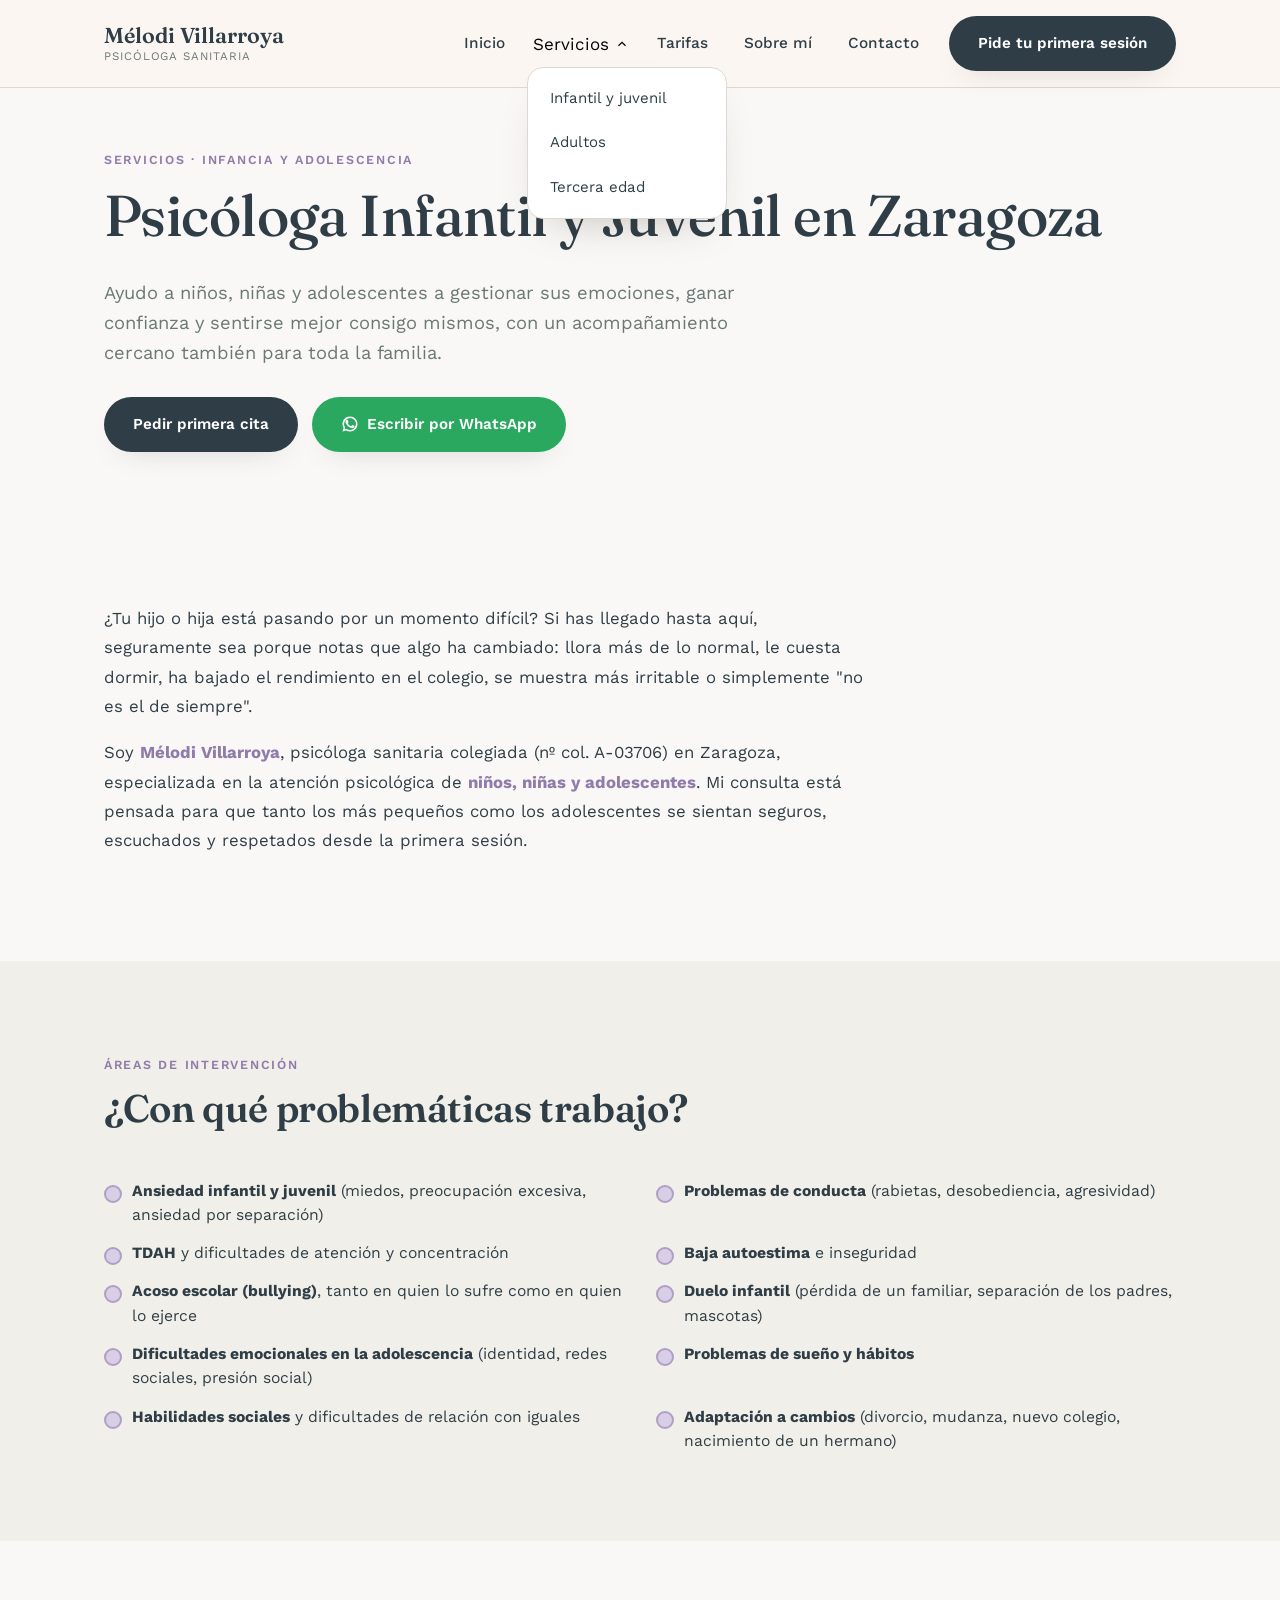
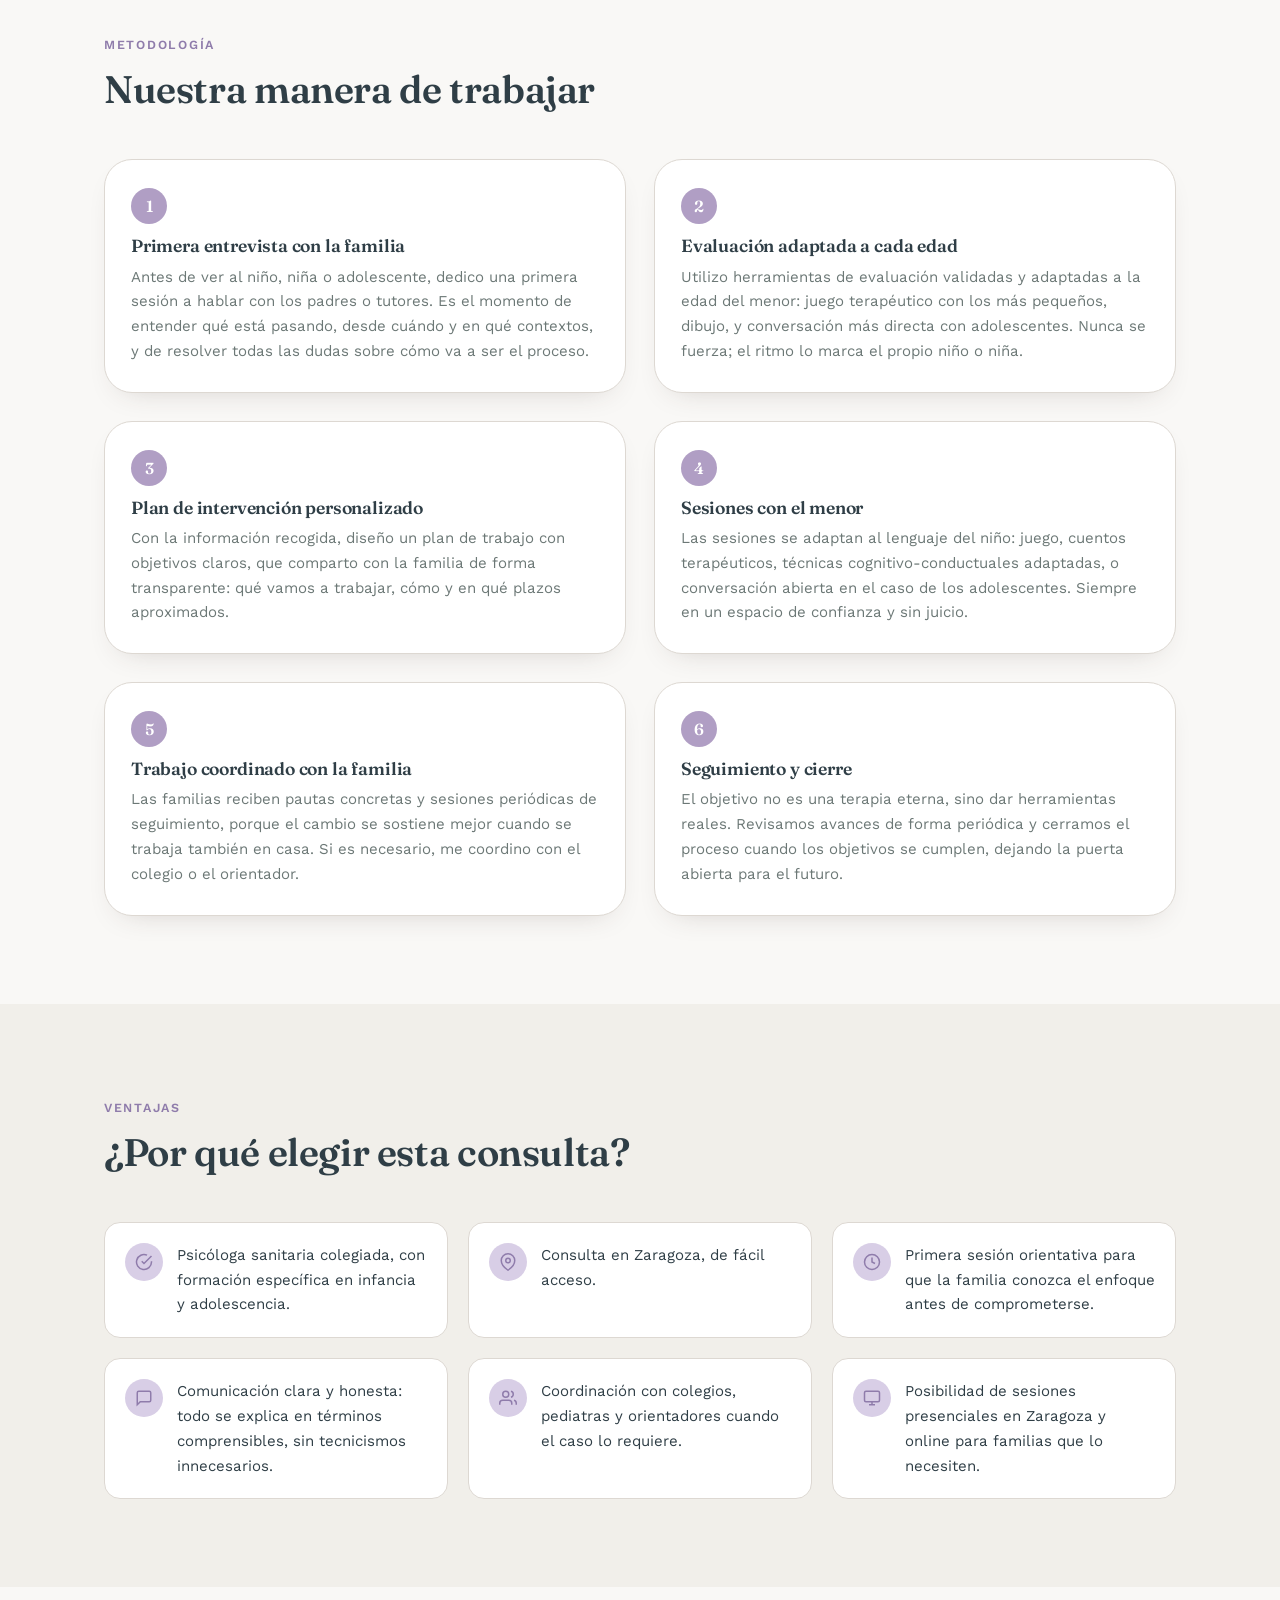
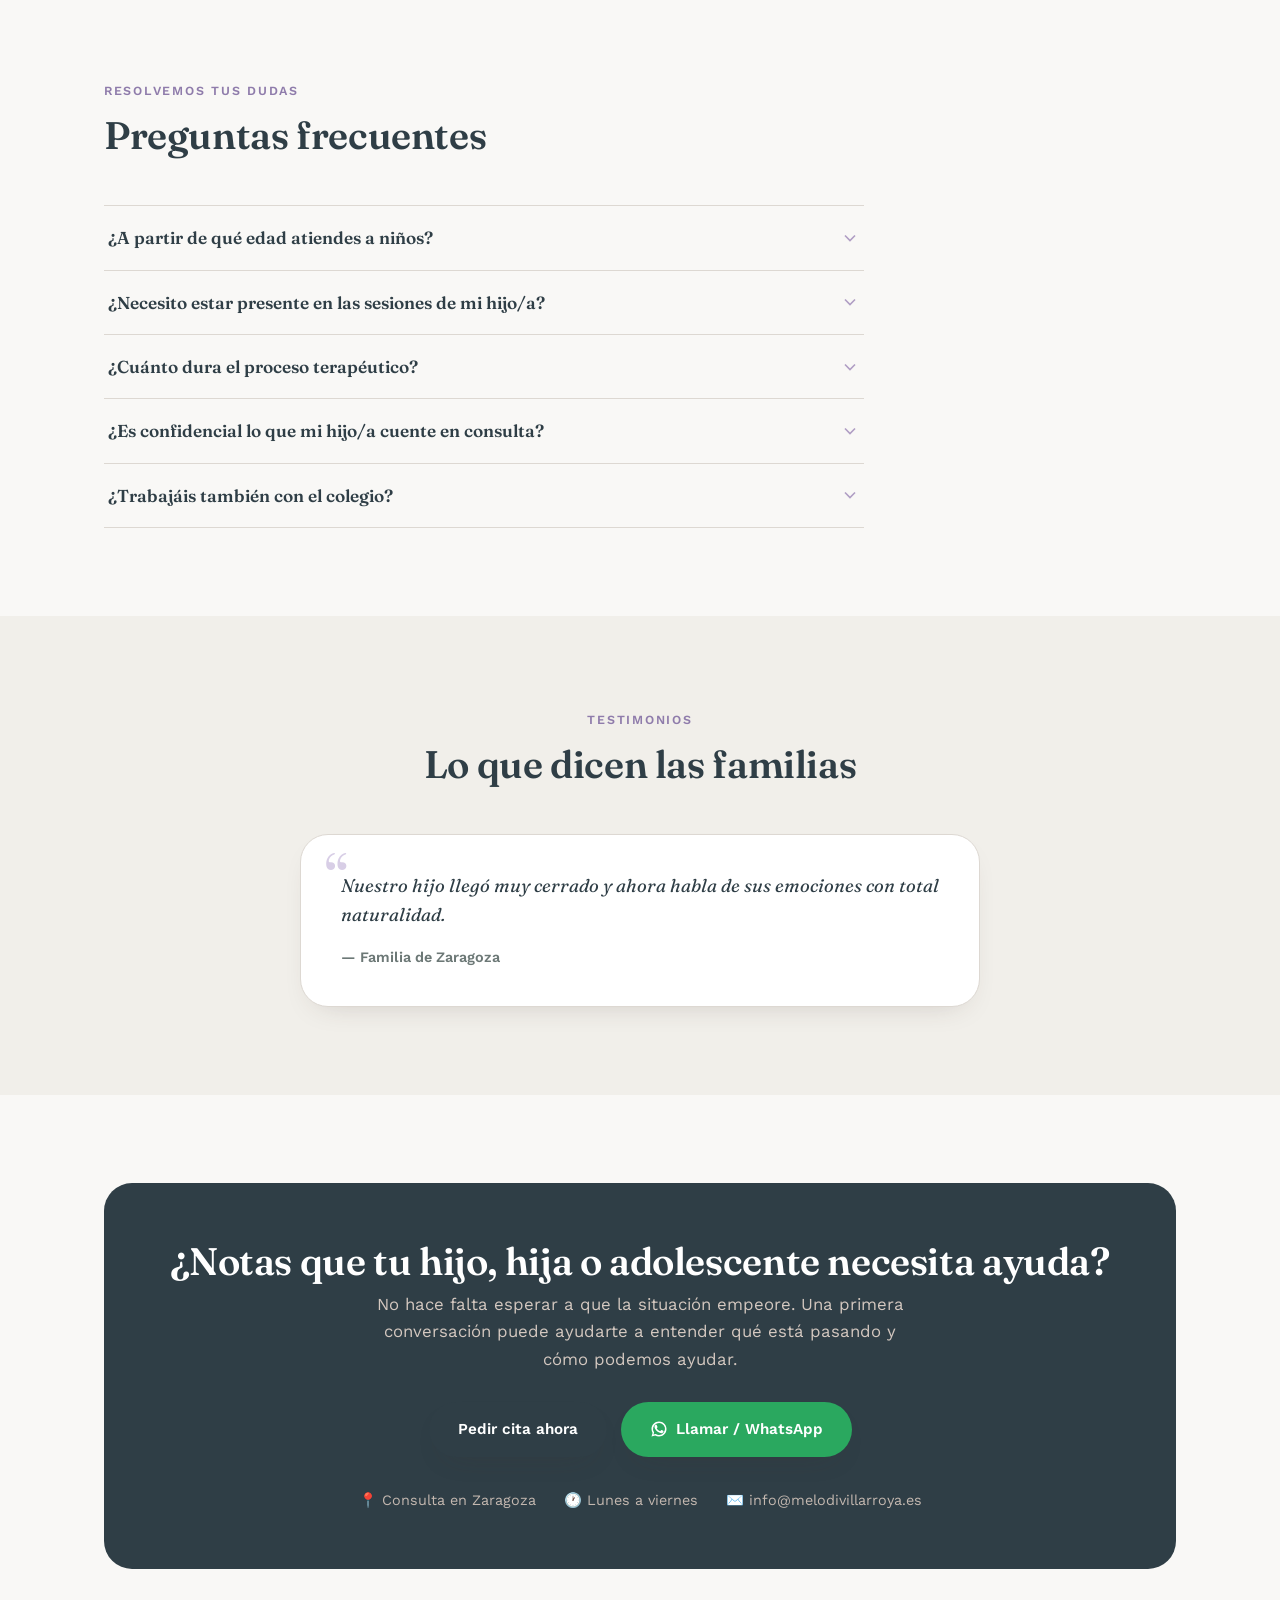
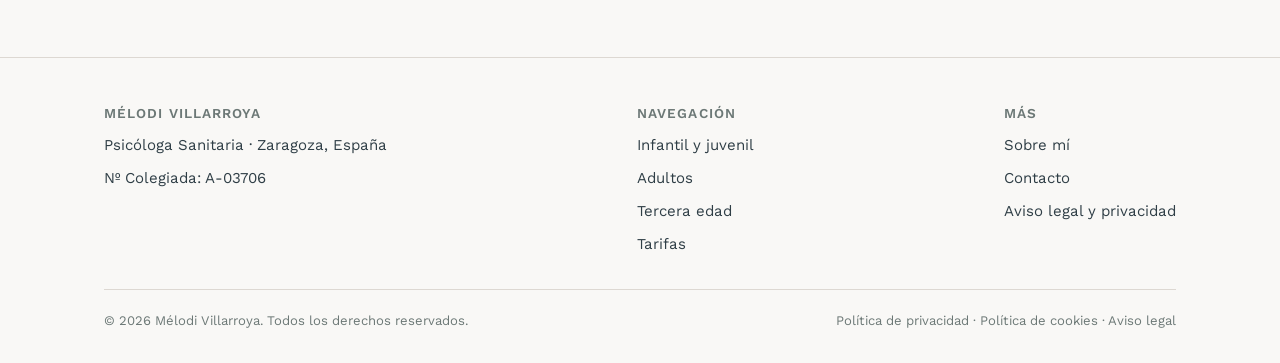
<file: servicios-infantil.html>
<!DOCTYPE html>
<html lang="es">

<head>
  <meta charset="UTF-8">
  <meta name="viewport" content="width=device-width, initial-scale=1">
  <title>Psicóloga Infantil y Juvenil en Zaragoza | Mélodi Villarroya</title>
  <meta name="description"
    content="Psicóloga infantil y juvenil en Zaragoza. Ayudo a niños, niñas y adolescentes a gestionar sus emociones, ganar confianza y sentirse mejor, con acompañamiento cercano para toda la familia.">
  <link rel="preconnect" href="https://fonts.googleapis.com">
  <link rel="preconnect" href="https://fonts.gstatic.com" crossorigin>
  <link
    href="https://fonts.googleapis.com/css2?family=Fraunces:ital,wght@0,400;0,500;0,600;1,400&family=Work+Sans:wght@400;500;600;700&display=swap"
    rel="stylesheet">
  <link rel="stylesheet" href="css/styles.css">

  <!-- Schema.org: LocalBusiness + MedicalBusiness -->
  <script type="application/ld+json">
  {
    "@context": "https://schema.org",
    "@type": ["LocalBusiness", "MedicalBusiness"],
    "name": "Mélodi Villarroya — Psicóloga Sanitaria",
    "description": "Psicóloga infantil y juvenil en Zaragoza. Terapia para niños, niñas y adolescentes.",
    "url": "https://melodivillarroya.es/servicios-infantil.html",
    "telephone": "+34XXXXXXXXX",
    "address": {
      "@type": "PostalAddress",
      "addressLocality": "Zaragoza",
      "addressRegion": "Aragón",
      "addressCountry": "ES"
    },
    "medicalSpecialty": "Child and Adolescent Psychology",
    "priceRange": "$$",
    "openingHours": "Mo-Fr 09:00-20:00"
  }
  </script>
</head>

<body>

  <header class="site-header">
    <div class="nav-wrap">
      <a href="index.html" class="brand">
        <span class="brand-name">Mélodi Villarroya</span>
        <span class="brand-tag">Psicóloga Sanitaria</span>
      </a>
      <button class="nav-toggle" aria-label="Abrir menú" aria-expanded="false">
        <svg viewBox="0 0 24 24" fill="none" stroke="currentColor" stroke-width="1.8">
          <line x1="3" y1="6" x2="21" y2="6" />
          <line x1="3" y1="12" x2="21" y2="12" />
          <line x1="3" y1="18" x2="21" y2="18" />
        </svg>
      </button>
      <ul class="nav-links">
        <li><a href="index.html" class="nav-link">Inicio</a></li>
        <li class="has-dropdown is-open">
          <button class="nav-link" aria-expanded="true">Servicios
            <svg width="14" height="14" viewBox="0 0 24 24" fill="none" stroke="currentColor" stroke-width="2">
              <polyline points="6 9 12 15 18 9" />
            </svg>
          </button>
          <div class="dropdown">
            <a href="servicios-infantil.html" class="is-active">Infantil y juvenil</a>
            <a href="servicios-adultos.html">Adultos</a>
            <a href="servicios-tercera-edad.html">Tercera edad</a>
          </div>
        </li>
        <li><a href="tarifas.html" class="nav-link">Tarifas</a></li>
        <li><a href="sobre-mi.html" class="nav-link">Sobre mí</a></li>
        <li><a href="contacto.html" class="nav-link">Contacto</a></li>
        <li class="nav-cta"><a href="contacto.html" class="btn btn-primary">Pide tu primera sesión</a></li>
      </ul>
    </div>
  </header>

  <main>

    <!-- HERO -->
    <section class="page-hero">
      <div class="container">
        <p class="eyebrow">Servicios · Infancia y adolescencia</p>
        <h1>Psicóloga Infantil y Juvenil en Zaragoza</h1>
        <p class="lede">Ayudo a niños, niñas y adolescentes a gestionar sus emociones, ganar confianza y sentirse
          mejor consigo mismos, con un acompañamiento cercano también para toda la familia.</p>
        <div class="hero-actions">
          <a href="contacto.html" class="btn btn-primary" id="hero-cta-cita">Pedir primera cita</a>
          <a href="https://wa.me/34XXXXXXXXX" class="btn btn-whatsapp" id="hero-cta-whatsapp" target="_blank"
            rel="noopener">
            <svg width="18" height="18" viewBox="0 0 24 24" fill="currentColor">
              <path
                d="M17.472 14.382c-.297-.149-1.758-.867-2.03-.967-.273-.099-.471-.148-.67.15-.197.297-.767.966-.94 1.164-.173.199-.347.223-.644.075-.297-.15-1.255-.463-2.39-1.475-.883-.788-1.48-1.761-1.653-2.059-.173-.297-.018-.458.13-.606.134-.133.298-.347.446-.52.149-.174.198-.298.298-.497.099-.198.05-.371-.025-.52-.075-.149-.669-1.612-.916-2.207-.242-.579-.487-.5-.669-.51-.173-.008-.371-.01-.57-.01-.198 0-.52.074-.792.372-.272.297-1.04 1.016-1.04 2.479 0 1.462 1.065 2.875 1.213 3.074.149.198 2.096 3.2 5.077 4.487.709.306 1.262.489 1.694.625.712.227 1.36.195 1.871.118.571-.085 1.758-.719 2.006-1.413.248-.694.248-1.289.173-1.413-.074-.124-.272-.198-.57-.347z" />
              <path
                d="M12 2C6.477 2 2 6.477 2 12c0 1.89.525 3.66 1.438 5.168L2 22l4.832-1.438A9.955 9.955 0 0012 22c5.523 0 10-4.477 10-10S17.523 2 12 2zm0 18a8 8 0 01-4.243-1.214l-.257-.154-2.874.854.854-2.874-.154-.257A8 8 0 1112 20z" />
            </svg>
            Escribir por WhatsApp
          </a>
        </div>
      </div>
    </section>

    <!-- INTRODUCCIÓN -->
    <section>
      <div class="container">
        <div class="intro-text">
          <p>¿Tu hijo o hija está pasando por un momento difícil? Si has llegado hasta aquí, seguramente sea porque
            notas que algo ha cambiado: llora más de lo normal, le cuesta dormir, ha bajado el rendimiento en el
            colegio, se muestra más irritable o simplemente "no es el de siempre".</p>
          <p>Soy <strong>Mélodi Villarroya</strong>, psicóloga sanitaria colegiada (nº col. A-03706) en Zaragoza,
            especializada en la atención psicológica de <strong>niños, niñas y adolescentes</strong>. Mi consulta está
            pensada para que tanto los más pequeños como los adolescentes se sientan seguros, escuchados y respetados
            desde la primera sesión.</p>
        </div>
      </div>
    </section>

    <!-- PROBLEMÁTICAS -->
    <section class="section-alt">
      <div class="container">
        <div class="section-head">
          <p class="eyebrow">Áreas de intervención</p>
          <h2>¿Con qué problemáticas trabajo?</h2>
        </div>
        <ul class="problematicas-list" id="problematicas">
          <li><strong>Ansiedad infantil y juvenil</strong> (miedos, preocupación excesiva, ansiedad por separación)</li>
          <li><strong>Problemas de conducta</strong> (rabietas, desobediencia, agresividad)</li>
          <li><strong>TDAH</strong> y dificultades de atención y concentración</li>
          <li><strong>Baja autoestima</strong> e inseguridad</li>
          <li><strong>Acoso escolar (bullying)</strong>, tanto en quien lo sufre como en quien lo ejerce</li>
          <li><strong>Duelo infantil</strong> (pérdida de un familiar, separación de los padres, mascotas)</li>
          <li><strong>Dificultades emocionales en la adolescencia</strong> (identidad, redes sociales, presión social)
          </li>
          <li><strong>Problemas de sueño y hábitos</strong></li>
          <li><strong>Habilidades sociales</strong> y dificultades de relación con iguales</li>
          <li><strong>Adaptación a cambios</strong> (divorcio, mudanza, nuevo colegio, nacimiento de un hermano)</li>
        </ul>
      </div>
    </section>

    <!-- NUESTRA MANERA DE TRABAJAR -->
    <section>
      <div class="container">
        <div class="section-head">
          <p class="eyebrow">Metodología</p>
          <h2>Nuestra manera de trabajar</h2>
        </div>
        <div class="process-timeline" id="proceso">
          <div class="process-step">
            <span class="step-number">1</span>
            <h3>Primera entrevista con la familia</h3>
            <p>Antes de ver al niño, niña o adolescente, dedico una primera sesión a hablar con los padres o tutores. Es
              el momento de entender qué está pasando, desde cuándo y en qué contextos, y de resolver todas las dudas
              sobre cómo va a ser el proceso.</p>
          </div>
          <div class="process-step">
            <span class="step-number">2</span>
            <h3>Evaluación adaptada a cada edad</h3>
            <p>Utilizo herramientas de evaluación validadas y adaptadas a la edad del menor: juego terapéutico con los
              más pequeños, dibujo, y conversación más directa con adolescentes. Nunca se fuerza; el ritmo lo marca el
              propio niño o niña.</p>
          </div>
          <div class="process-step">
            <span class="step-number">3</span>
            <h3>Plan de intervención personalizado</h3>
            <p>Con la información recogida, diseño un plan de trabajo con objetivos claros, que comparto con la familia
              de forma transparente: qué vamos a trabajar, cómo y en qué plazos aproximados.</p>
          </div>
          <div class="process-step">
            <span class="step-number">4</span>
            <h3>Sesiones con el menor</h3>
            <p>Las sesiones se adaptan al lenguaje del niño: juego, cuentos terapéuticos, técnicas
              cognitivo-conductuales adaptadas, o conversación abierta en el caso de los adolescentes. Siempre en un
              espacio de confianza y sin juicio.</p>
          </div>
          <div class="process-step">
            <span class="step-number">5</span>
            <h3>Trabajo coordinado con la familia</h3>
            <p>Las familias reciben pautas concretas y sesiones periódicas de seguimiento, porque el cambio se sostiene
              mejor cuando se trabaja también en casa. Si es necesario, me coordino con el colegio o el orientador.</p>
          </div>
          <div class="process-step">
            <span class="step-number">6</span>
            <h3>Seguimiento y cierre</h3>
            <p>El objetivo no es una terapia eterna, sino dar herramientas reales. Revisamos avances de forma periódica
              y cerramos el proceso cuando los objetivos se cumplen, dejando la puerta abierta para el futuro.</p>
          </div>
        </div>
      </div>
    </section>

    <!-- POR QUÉ ELEGIR ESTA CONSULTA -->
    <section class="section-alt">
      <div class="container">
        <div class="section-head">
          <p class="eyebrow">Ventajas</p>
          <h2>¿Por qué elegir esta consulta?</h2>
        </div>
        <div class="ventajas-grid" id="ventajas">
          <div class="ventaja-item">
            <div class="ventaja-icon">
              <svg viewBox="0 0 24 24" fill="none" stroke="currentColor" stroke-width="2">
                <path d="M22 11.08V12a10 10 0 1 1-5.93-9.14" />
                <polyline points="22 4 12 14.01 9 11.01" />
              </svg>
            </div>
            <p>Psicóloga sanitaria colegiada, con formación específica en infancia y adolescencia.</p>
          </div>
          <div class="ventaja-item">
            <div class="ventaja-icon">
              <svg viewBox="0 0 24 24" fill="none" stroke="currentColor" stroke-width="2">
                <path d="M21 10c0 7-9 13-9 13s-9-6-9-13a9 9 0 0 1 18 0z" />
                <circle cx="12" cy="10" r="3" />
              </svg>
            </div>
            <p>Consulta en Zaragoza, de fácil acceso.</p>
          </div>
          <div class="ventaja-item">
            <div class="ventaja-icon">
              <svg viewBox="0 0 24 24" fill="none" stroke="currentColor" stroke-width="2">
                <circle cx="12" cy="12" r="10" />
                <path d="M12 6v6l4 2" />
              </svg>
            </div>
            <p>Primera sesión orientativa para que la familia conozca el enfoque antes de comprometerse.</p>
          </div>
          <div class="ventaja-item">
            <div class="ventaja-icon">
              <svg viewBox="0 0 24 24" fill="none" stroke="currentColor" stroke-width="2">
                <path d="M21 15a2 2 0 0 1-2 2H7l-4 4V5a2 2 0 0 1 2-2h14a2 2 0 0 1 2 2z" />
              </svg>
            </div>
            <p>Comunicación clara y honesta: todo se explica en términos comprensibles, sin tecnicismos innecesarios.
            </p>
          </div>
          <div class="ventaja-item">
            <div class="ventaja-icon">
              <svg viewBox="0 0 24 24" fill="none" stroke="currentColor" stroke-width="2">
                <path d="M17 21v-2a4 4 0 0 0-4-4H5a4 4 0 0 0-4 4v2" />
                <circle cx="9" cy="7" r="4" />
                <path d="M23 21v-2a4 4 0 0 0-3-3.87" />
                <path d="M16 3.13a4 4 0 0 1 0 7.75" />
              </svg>
            </div>
            <p>Coordinación con colegios, pediatras y orientadores cuando el caso lo requiere.</p>
          </div>
          <div class="ventaja-item">
            <div class="ventaja-icon">
              <svg viewBox="0 0 24 24" fill="none" stroke="currentColor" stroke-width="2">
                <rect x="2" y="3" width="20" height="14" rx="2" />
                <path d="M8 21h8M12 17v4" />
              </svg>
            </div>
            <p>Posibilidad de sesiones presenciales en Zaragoza y online para familias que lo necesiten.</p>
          </div>
        </div>
      </div>
    </section>

    <!-- PREGUNTAS FRECUENTES -->
    <section>
      <div class="container">
        <div class="section-head">
          <p class="eyebrow">Resolvemos tus dudas</p>
          <h2>Preguntas frecuentes</h2>
        </div>
        <div class="accordion" id="faq-infantil">
          <div class="accordion-item">
            <button class="accordion-btn" aria-expanded="false" id="faq-btn-1">
              ¿A partir de qué edad atiendes a niños?
              <svg viewBox="0 0 24 24" fill="none" stroke="currentColor" stroke-width="2">
                <polyline points="6 9 12 15 18 9" />
              </svg>
            </button>
            <div class="accordion-panel" role="region">
              <div class="accordion-panel-inner">
                Trabajo con niños y niñas a partir de 3 años y con adolescentes hasta los 18 años.
              </div>
            </div>
          </div>
          <div class="accordion-item">
            <button class="accordion-btn" aria-expanded="false" id="faq-btn-2">
              ¿Necesito estar presente en las sesiones de mi hijo/a?
              <svg viewBox="0 0 24 24" fill="none" stroke="currentColor" stroke-width="2">
                <polyline points="6 9 12 15 18 9" />
              </svg>
            </button>
            <div class="accordion-panel" role="region">
              <div class="accordion-panel-inner">
                Depende de la edad y del caso. En general los más pequeños vienen acompañados a la sala de espera y en
                algunos momentos participan en sesión; con los adolescentes se respeta más su espacio individual,
                manteniendo siempre informada a la familia.
              </div>
            </div>
          </div>
          <div class="accordion-item">
            <button class="accordion-btn" aria-expanded="false" id="faq-btn-3">
              ¿Cuánto dura el proceso terapéutico?
              <svg viewBox="0 0 24 24" fill="none" stroke="currentColor" stroke-width="2">
                <polyline points="6 9 12 15 18 9" />
              </svg>
            </button>
            <div class="accordion-panel" role="region">
              <div class="accordion-panel-inner">
                Cada caso es distinto. Tras la evaluación inicial se ofrece una estimación orientativa de sesiones y
                objetivos.
              </div>
            </div>
          </div>
          <div class="accordion-item">
            <button class="accordion-btn" aria-expanded="false" id="faq-btn-4">
              ¿Es confidencial lo que mi hijo/a cuente en consulta?
              <svg viewBox="0 0 24 24" fill="none" stroke="currentColor" stroke-width="2">
                <polyline points="6 9 12 15 18 9" />
              </svg>
            </button>
            <div class="accordion-panel" role="region">
              <div class="accordion-panel-inner">
                Sí, con los matices propios de la psicología con menores: se protege su intimidad, y solo se comparte
                con la familia aquello relevante para su bienestar o seguridad.
              </div>
            </div>
          </div>
          <div class="accordion-item">
            <button class="accordion-btn" aria-expanded="false" id="faq-btn-5">
              ¿Trabajáis también con el colegio?
              <svg viewBox="0 0 24 24" fill="none" stroke="currentColor" stroke-width="2">
                <polyline points="6 9 12 15 18 9" />
              </svg>
            </button>
            <div class="accordion-panel" role="region">
              <div class="accordion-panel-inner">
                Si la familia lo autoriza, sí. La coordinación con el centro educativo suele ser muy útil, especialmente
                en casos de TDAH, acoso escolar o dificultades de aprendizaje.
              </div>
            </div>
          </div>
        </div>
      </div>
    </section>

    <!-- TESTIMONIOS -->
    <section class="section-alt">
      <div class="container">
        <div class="section-head center">
          <p class="eyebrow">Testimonios</p>
          <h2>Lo que dicen las familias</h2>
        </div>
        <div class="testimonial-block" id="testimonios">
          <blockquote>Nuestro hijo llegó muy cerrado y ahora habla de sus emociones con total naturalidad.</blockquote>
          <cite>— Familia de Zaragoza</cite>
        </div>
      </div>
    </section>

    <!-- CTA FINAL -->
    <section>
      <div class="container">
        <div class="cta-final" id="cta-final">
          <h2>¿Notas que tu hijo, hija o adolescente necesita ayuda?</h2>
          <p class="cta-subtitle">No hace falta esperar a que la situación empeore. Una primera conversación puede
            ayudarte a entender qué está pasando y cómo podemos ayudar.</p>
          <div class="cta-buttons">
            <a href="contacto.html" class="btn btn-primary" id="cta-final-cita">Pedir cita ahora</a>
            <a href="https://wa.me/34XXXXXXXXX" class="btn btn-whatsapp" id="cta-final-whatsapp" target="_blank"
              rel="noopener">
              <svg width="18" height="18" viewBox="0 0 24 24" fill="currentColor">
                <path
                  d="M17.472 14.382c-.297-.149-1.758-.867-2.03-.967-.273-.099-.471-.148-.67.15-.197.297-.767.966-.94 1.164-.173.199-.347.223-.644.075-.297-.15-1.255-.463-2.39-1.475-.883-.788-1.48-1.761-1.653-2.059-.173-.297-.018-.458.13-.606.134-.133.298-.347.446-.52.149-.174.198-.298.298-.497.099-.198.05-.371-.025-.52-.075-.149-.669-1.612-.916-2.207-.242-.579-.487-.5-.669-.51-.173-.008-.371-.01-.57-.01-.198 0-.52.074-.792.372-.272.297-1.04 1.016-1.04 2.479 0 1.462 1.065 2.875 1.213 3.074.149.198 2.096 3.2 5.077 4.487.709.306 1.262.489 1.694.625.712.227 1.36.195 1.871.118.571-.085 1.758-.719 2.006-1.413.248-.694.248-1.289.173-1.413-.074-.124-.272-.198-.57-.347z" />
                <path
                  d="M12 2C6.477 2 2 6.477 2 12c0 1.89.525 3.66 1.438 5.168L2 22l4.832-1.438A9.955 9.955 0 0012 22c5.523 0 10-4.477 10-10S17.523 2 12 2zm0 18a8 8 0 01-4.243-1.214l-.257-.154-2.874.854.854-2.874-.154-.257A8 8 0 1112 20z" />
              </svg>
              Llamar / WhatsApp
            </a>
          </div>
          <div class="cta-details">
            <span>📍 Consulta en Zaragoza</span>
            <span>🕐 Lunes a viernes</span>
            <span>✉️ info@melodivillarroya.es</span>
          </div>
        </div>
      </div>
    </section>

  </main>

  <footer class="site-footer">
    <div class="container">
      <div class="footer-grid">
        <div class="footer-col">
          <h4>Mélodi Villarroya</h4>
          <p>Psicóloga Sanitaria · Zaragoza, España</p>
          <p>Nº Colegiada: A-03706</p>
        </div>
        <div class="footer-col">
          <h4>Navegación</h4>
          <a href="servicios-infantil.html">Infantil y juvenil</a>
          <a href="servicios-adultos.html">Adultos</a>
          <a href="servicios-tercera-edad.html">Tercera edad</a>
          <a href="tarifas.html">Tarifas</a>
        </div>
        <div class="footer-col">
          <h4>Más</h4>
          <a href="sobre-mi.html">Sobre mí</a>
          <a href="contacto.html">Contacto</a>
          <a href="legal.html">Aviso legal y privacidad</a>
        </div>
      </div>
      <div class="footer-legal">
        <span>© 2026 Mélodi Villarroya. Todos los derechos reservados.</span>
        <a href="legal.html">Política de privacidad · Política de cookies · Aviso legal</a>
      </div>
    </div>
  </footer>

  <script src="js/script.js"></script>
  <script>
    // Accordion FAQ
    document.querySelectorAll('.accordion-btn').forEach(function (btn) {
      btn.addEventListener('click', function () {
        var item = this.closest('.accordion-item');
        var isOpen = item.classList.contains('is-open');
        // Close all
        document.querySelectorAll('.accordion-item').forEach(function (el) {
          el.classList.remove('is-open');
          el.querySelector('.accordion-btn').setAttribute('aria-expanded', 'false');
        });
        // Toggle current
        if (!isOpen) {
          item.classList.add('is-open');
          this.setAttribute('aria-expanded', 'true');
        }
      });
    });
  </script>
</body>

</html>
</file>
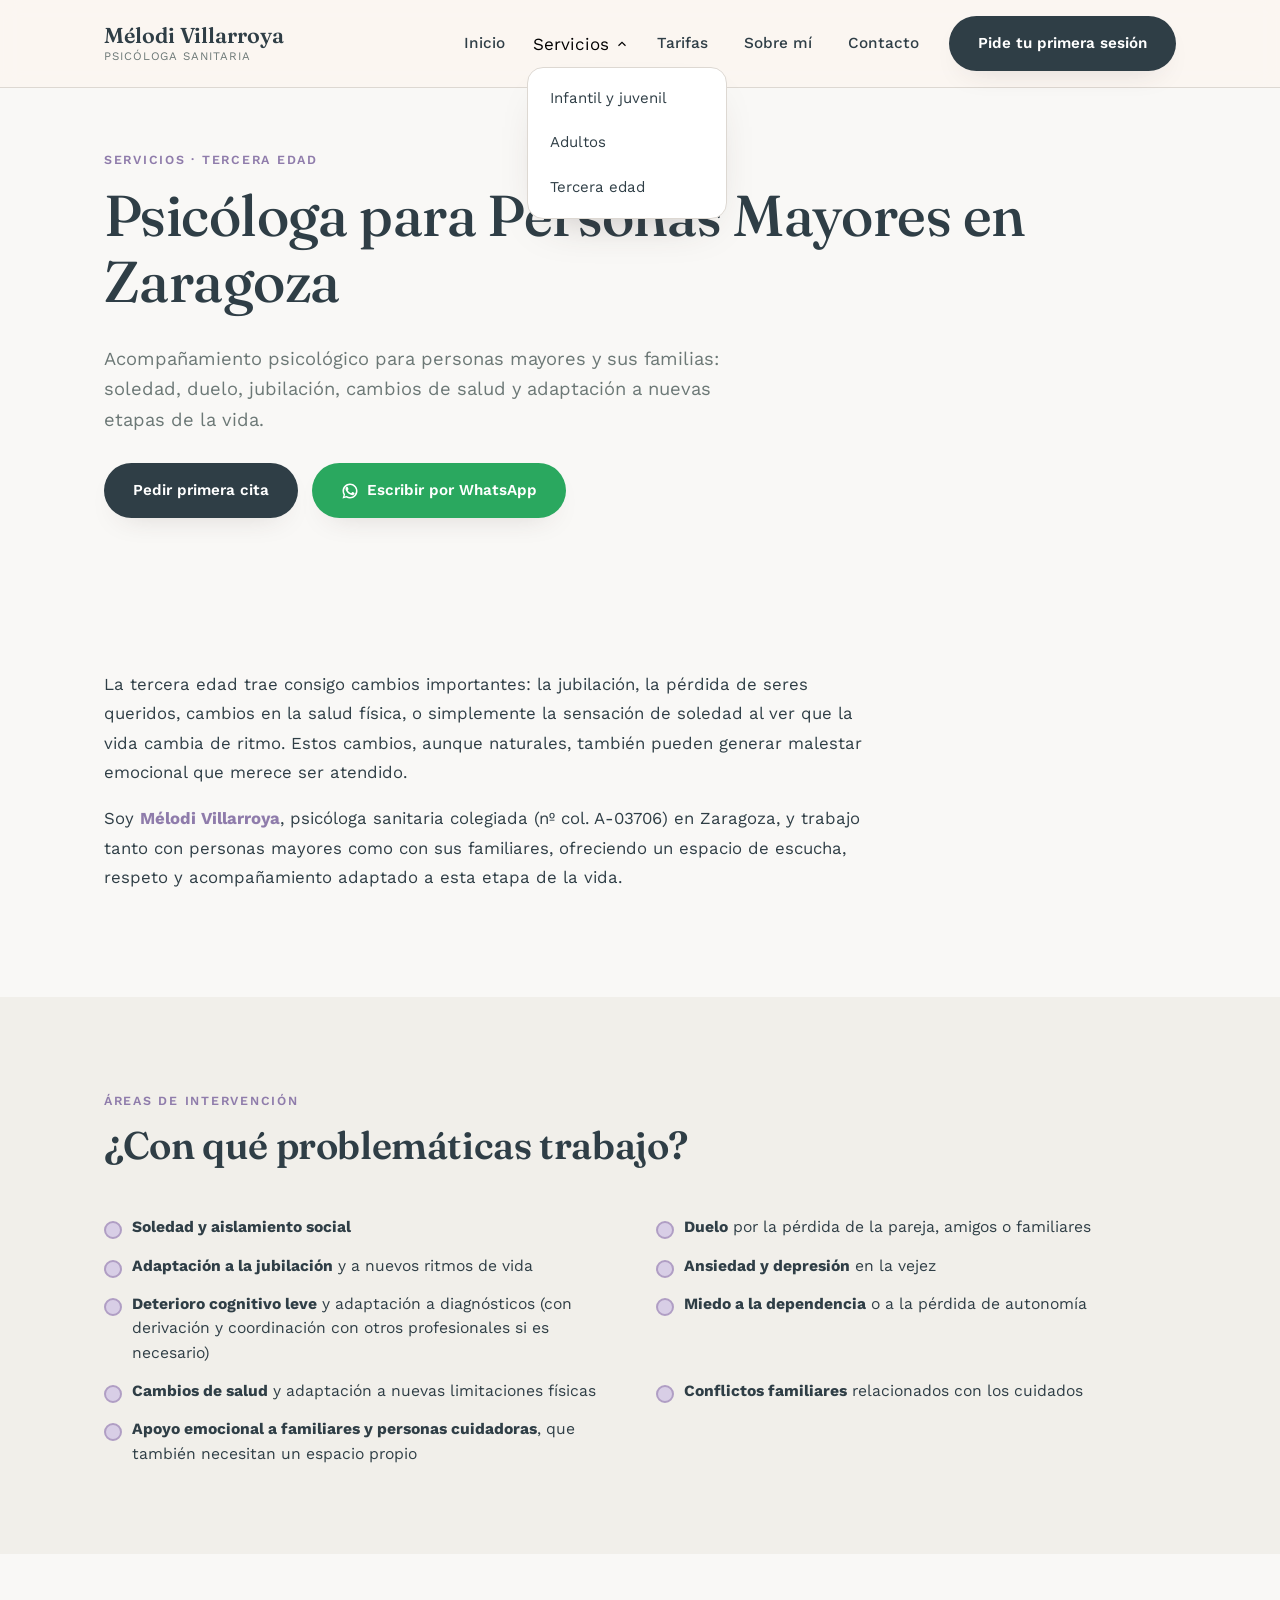
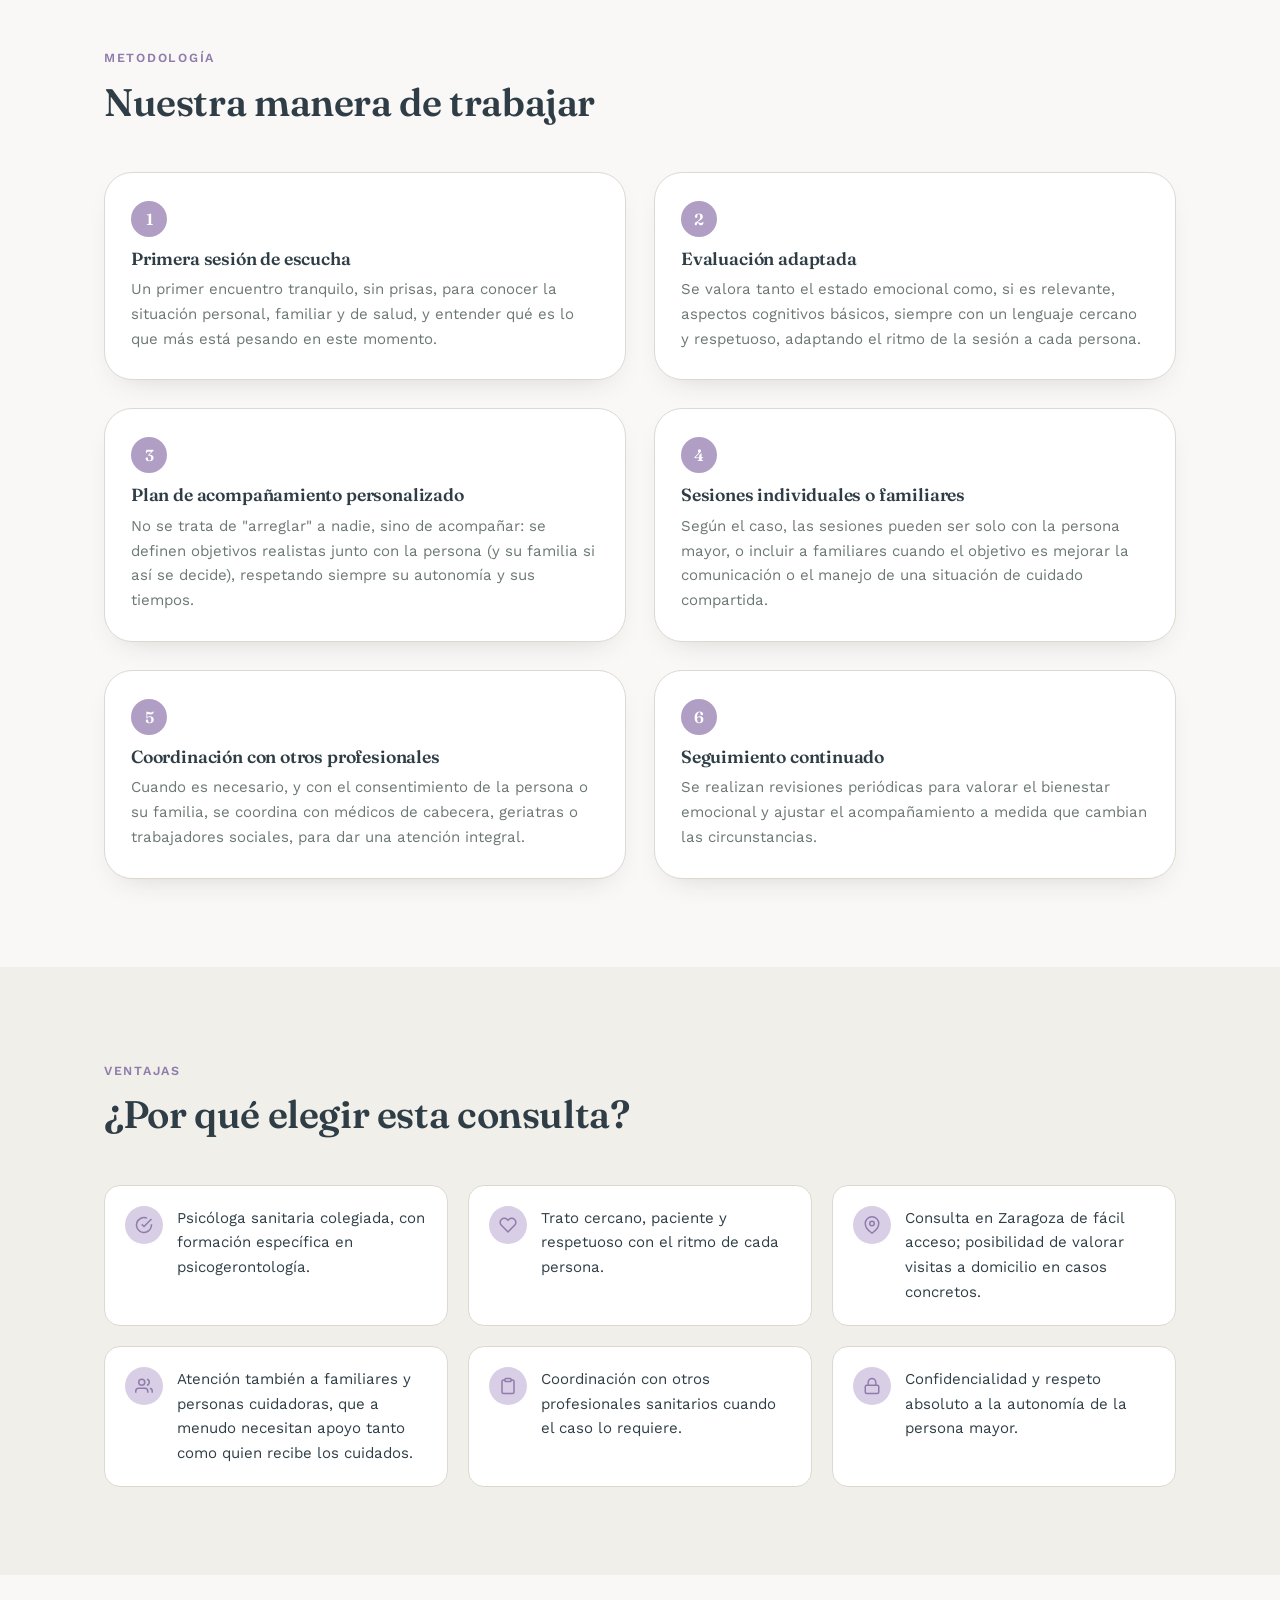
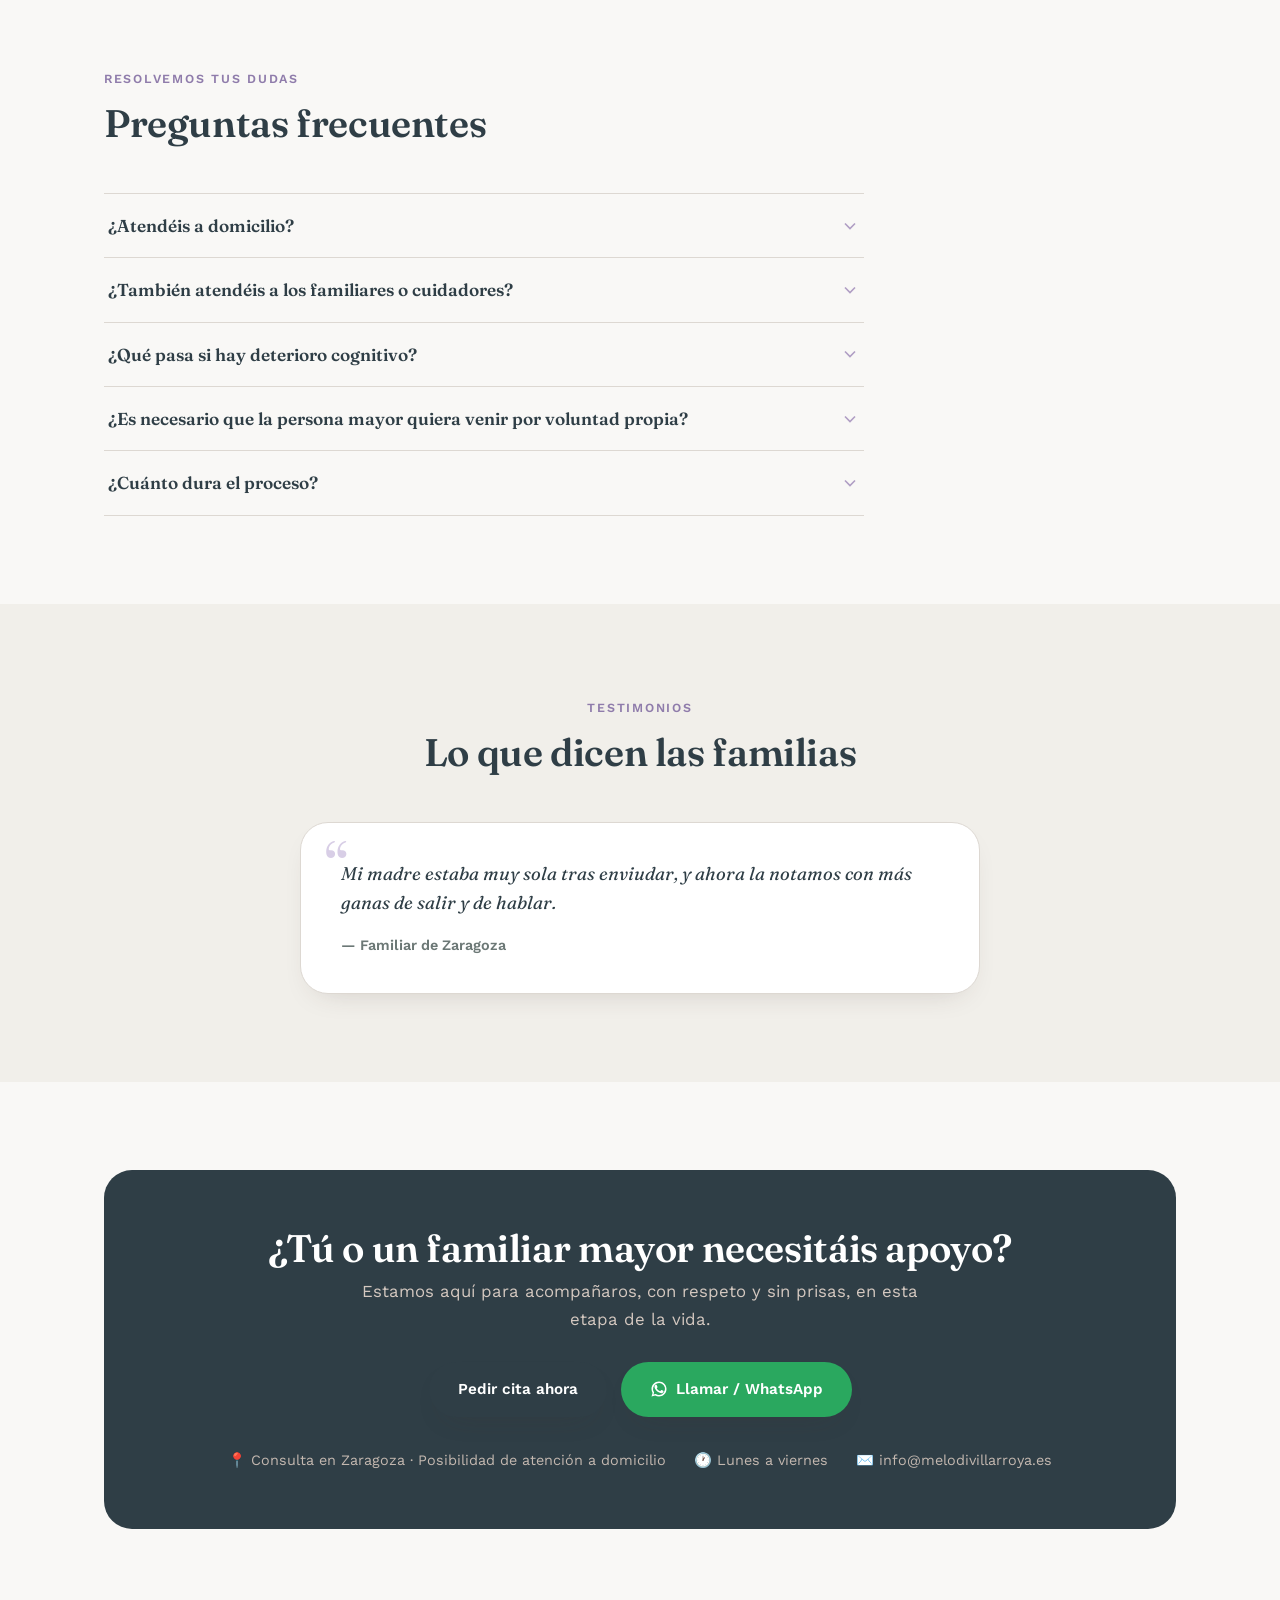
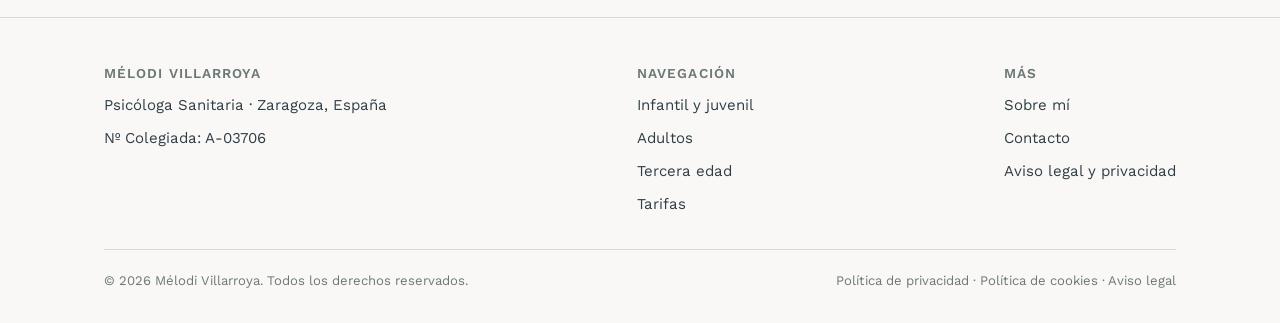
<file: servicios-tercera-edad.html>
<!DOCTYPE html>
<html lang="es">

<head>
  <meta charset="UTF-8">
  <meta name="viewport" content="width=device-width, initial-scale=1">
  <title>Psicóloga para Personas Mayores en Zaragoza | Mélodi Villarroya</title>
  <meta name="description"
    content="Acompañamiento psicológico para personas mayores y sus familias en Zaragoza: soledad, duelo, jubilación, cambios de salud y adaptación a nuevas etapas de la vida.">
  <link rel="preconnect" href="https://fonts.googleapis.com">
  <link rel="preconnect" href="https://fonts.gstatic.com" crossorigin>
  <link
    href="https://fonts.googleapis.com/css2?family=Fraunces:ital,wght@0,400;0,500;0,600;1,400&family=Work+Sans:wght@400;500;600;700&display=swap"
    rel="stylesheet">
  <link rel="stylesheet" href="css/styles.css">

  <script type="application/ld+json">
  {
    "@context": "https://schema.org",
    "@type": ["LocalBusiness", "MedicalBusiness"],
    "name": "Mélodi Villarroya — Psicóloga Sanitaria",
    "description": "Acompañamiento psicológico para personas mayores y sus familias en Zaragoza.",
    "url": "https://melodivillarroya.es/servicios-tercera-edad.html",
    "telephone": "+34XXXXXXXXX",
    "address": {
      "@type": "PostalAddress",
      "addressLocality": "Zaragoza",
      "addressRegion": "Aragón",
      "addressCountry": "ES"
    },
    "medicalSpecialty": "Geriatric Psychology",
    "priceRange": "$$",
    "openingHours": "Mo-Fr 09:00-20:00"
  }
  </script>
</head>

<body>

  <header class="site-header">
    <div class="nav-wrap">
      <a href="index.html" class="brand">
        <span class="brand-name">Mélodi Villarroya</span>
        <span class="brand-tag">Psicóloga Sanitaria</span>
      </a>
      <button class="nav-toggle" aria-label="Abrir menú" aria-expanded="false">
        <svg viewBox="0 0 24 24" fill="none" stroke="currentColor" stroke-width="1.8">
          <line x1="3" y1="6" x2="21" y2="6" />
          <line x1="3" y1="12" x2="21" y2="12" />
          <line x1="3" y1="18" x2="21" y2="18" />
        </svg>
      </button>
      <ul class="nav-links">
        <li><a href="index.html" class="nav-link">Inicio</a></li>
        <li class="has-dropdown is-open">
          <button class="nav-link" aria-expanded="true">Servicios
            <svg width="14" height="14" viewBox="0 0 24 24" fill="none" stroke="currentColor" stroke-width="2">
              <polyline points="6 9 12 15 18 9" />
            </svg>
          </button>
          <div class="dropdown">
            <a href="servicios-infantil.html">Infantil y juvenil</a>
            <a href="servicios-adultos.html">Adultos</a>
            <a href="servicios-tercera-edad.html" class="is-active">Tercera edad</a>
          </div>
        </li>
        <li><a href="tarifas.html" class="nav-link">Tarifas</a></li>
        <li><a href="sobre-mi.html" class="nav-link">Sobre mí</a></li>
        <li><a href="contacto.html" class="nav-link">Contacto</a></li>
        <li class="nav-cta"><a href="contacto.html" class="btn btn-primary">Pide tu primera sesión</a></li>
      </ul>
    </div>
  </header>

  <main>

    <!-- HERO -->
    <section class="page-hero">
      <div class="container">
        <p class="eyebrow">Servicios · Tercera edad</p>
        <h1>Psicóloga para Personas Mayores en Zaragoza</h1>
        <p class="lede">Acompañamiento psicológico para personas mayores y sus familias: soledad, duelo, jubilación,
          cambios de salud y adaptación a nuevas etapas de la vida.</p>
        <div class="hero-actions">
          <a href="contacto.html" class="btn btn-primary" id="hero-cta-cita">Pedir primera cita</a>
          <a href="https://wa.me/34XXXXXXXXX" class="btn btn-whatsapp" id="hero-cta-whatsapp" target="_blank"
            rel="noopener">
            <svg width="18" height="18" viewBox="0 0 24 24" fill="currentColor">
              <path d="M17.472 14.382c-.297-.149-1.758-.867-2.03-.967-.273-.099-.471-.148-.67.15-.197.297-.767.966-.94 1.164-.173.199-.347.223-.644.075-.297-.15-1.255-.463-2.39-1.475-.883-.788-1.48-1.761-1.653-2.059-.173-.297-.018-.458.13-.606.134-.133.298-.347.446-.52.149-.174.198-.298.298-.497.099-.198.05-.371-.025-.52-.075-.149-.669-1.612-.916-2.207-.242-.579-.487-.5-.669-.51-.173-.008-.371-.01-.57-.01-.198 0-.52.074-.792.372-.272.297-1.04 1.016-1.04 2.479 0 1.462 1.065 2.875 1.213 3.074.149.198 2.096 3.2 5.077 4.487.709.306 1.262.489 1.694.625.712.227 1.36.195 1.871.118.571-.085 1.758-.719 2.006-1.413.248-.694.248-1.289.173-1.413-.074-.124-.272-.198-.57-.347z" />
              <path d="M12 2C6.477 2 2 6.477 2 12c0 1.89.525 3.66 1.438 5.168L2 22l4.832-1.438A9.955 9.955 0 0012 22c5.523 0 10-4.477 10-10S17.523 2 12 2zm0 18a8 8 0 01-4.243-1.214l-.257-.154-2.874.854.854-2.874-.154-.257A8 8 0 1112 20z" />
            </svg>
            Escribir por WhatsApp
          </a>
        </div>
      </div>
    </section>

    <!-- INTRODUCCIÓN -->
    <section>
      <div class="container">
        <div class="intro-text">
          <p>La tercera edad trae consigo cambios importantes: la jubilación, la pérdida de seres queridos, cambios en
            la salud física, o simplemente la sensación de soledad al ver que la vida cambia de ritmo. Estos cambios,
            aunque naturales, también pueden generar malestar emocional que merece ser atendido.</p>
          <p>Soy <strong>Mélodi Villarroya</strong>, psicóloga sanitaria colegiada (nº col. A-03706) en Zaragoza, y
            trabajo tanto con personas mayores como con sus familiares, ofreciendo un espacio de escucha, respeto y
            acompañamiento adaptado a esta etapa de la vida.</p>
        </div>
      </div>
    </section>

    <!-- PROBLEMÁTICAS -->
    <section class="section-alt">
      <div class="container">
        <div class="section-head">
          <p class="eyebrow">Áreas de intervención</p>
          <h2>¿Con qué problemáticas trabajo?</h2>
        </div>
        <ul class="problematicas-list" id="problematicas-mayores">
          <li><strong>Soledad y aislamiento social</strong></li>
          <li><strong>Duelo</strong> por la pérdida de la pareja, amigos o familiares</li>
          <li><strong>Adaptación a la jubilación</strong> y a nuevos ritmos de vida</li>
          <li><strong>Ansiedad y depresión</strong> en la vejez</li>
          <li><strong>Deterioro cognitivo leve</strong> y adaptación a diagnósticos (con derivación y coordinación con
            otros profesionales si es necesario)</li>
          <li><strong>Miedo a la dependencia</strong> o a la pérdida de autonomía</li>
          <li><strong>Cambios de salud</strong> y adaptación a nuevas limitaciones físicas</li>
          <li><strong>Conflictos familiares</strong> relacionados con los cuidados</li>
          <li><strong>Apoyo emocional a familiares y personas cuidadoras</strong>, que también necesitan un espacio
            propio</li>
        </ul>
      </div>
    </section>

    <!-- NUESTRA MANERA DE TRABAJAR -->
    <section>
      <div class="container">
        <div class="section-head">
          <p class="eyebrow">Metodología</p>
          <h2>Nuestra manera de trabajar</h2>
        </div>
        <div class="process-timeline" id="proceso-mayores">
          <div class="process-step">
            <span class="step-number">1</span>
            <h3>Primera sesión de escucha</h3>
            <p>Un primer encuentro tranquilo, sin prisas, para conocer la situación personal, familiar y de salud, y
              entender qué es lo que más está pesando en este momento.</p>
          </div>
          <div class="process-step">
            <span class="step-number">2</span>
            <h3>Evaluación adaptada</h3>
            <p>Se valora tanto el estado emocional como, si es relevante, aspectos cognitivos básicos, siempre con un
              lenguaje cercano y respetuoso, adaptando el ritmo de la sesión a cada persona.</p>
          </div>
          <div class="process-step">
            <span class="step-number">3</span>
            <h3>Plan de acompañamiento personalizado</h3>
            <p>No se trata de "arreglar" a nadie, sino de acompañar: se definen objetivos realistas junto con la
              persona (y su familia si así se decide), respetando siempre su autonomía y sus tiempos.</p>
          </div>
          <div class="process-step">
            <span class="step-number">4</span>
            <h3>Sesiones individuales o familiares</h3>
            <p>Según el caso, las sesiones pueden ser solo con la persona mayor, o incluir a familiares cuando el
              objetivo es mejorar la comunicación o el manejo de una situación de cuidado compartida.</p>
          </div>
          <div class="process-step">
            <span class="step-number">5</span>
            <h3>Coordinación con otros profesionales</h3>
            <p>Cuando es necesario, y con el consentimiento de la persona o su familia, se coordina con médicos de
              cabecera, geriatras o trabajadores sociales, para dar una atención integral.</p>
          </div>
          <div class="process-step">
            <span class="step-number">6</span>
            <h3>Seguimiento continuado</h3>
            <p>Se realizan revisiones periódicas para valorar el bienestar emocional y ajustar el acompañamiento a
              medida que cambian las circunstancias.</p>
          </div>
        </div>
      </div>
    </section>

    <!-- POR QUÉ ELEGIR ESTA CONSULTA -->
    <section class="section-alt">
      <div class="container">
        <div class="section-head">
          <p class="eyebrow">Ventajas</p>
          <h2>¿Por qué elegir esta consulta?</h2>
        </div>
        <div class="ventajas-grid" id="ventajas-mayores">
          <div class="ventaja-item">
            <div class="ventaja-icon">
              <svg viewBox="0 0 24 24" fill="none" stroke="currentColor" stroke-width="2">
                <path d="M22 11.08V12a10 10 0 1 1-5.93-9.14" />
                <polyline points="22 4 12 14.01 9 11.01" />
              </svg>
            </div>
            <p>Psicóloga sanitaria colegiada, con formación específica en psicogerontología.</p>
          </div>
          <div class="ventaja-item">
            <div class="ventaja-icon">
              <svg viewBox="0 0 24 24" fill="none" stroke="currentColor" stroke-width="2">
                <path d="M20.84 4.61a5.5 5.5 0 0 0-7.78 0L12 5.67l-1.06-1.06a5.5 5.5 0 0 0-7.78 7.78L12 21.23l8.84-8.84a5.5 5.5 0 0 0 0-7.78z" />
              </svg>
            </div>
            <p>Trato cercano, paciente y respetuoso con el ritmo de cada persona.</p>
          </div>
          <div class="ventaja-item">
            <div class="ventaja-icon">
              <svg viewBox="0 0 24 24" fill="none" stroke="currentColor" stroke-width="2">
                <path d="M21 10c0 7-9 13-9 13s-9-6-9-13a9 9 0 0 1 18 0z" />
                <circle cx="12" cy="10" r="3" />
              </svg>
            </div>
            <p>Consulta en Zaragoza de fácil acceso; posibilidad de valorar visitas a domicilio en casos concretos.</p>
          </div>
          <div class="ventaja-item">
            <div class="ventaja-icon">
              <svg viewBox="0 0 24 24" fill="none" stroke="currentColor" stroke-width="2">
                <path d="M17 21v-2a4 4 0 0 0-4-4H5a4 4 0 0 0-4 4v2" />
                <circle cx="9" cy="7" r="4" />
                <path d="M23 21v-2a4 4 0 0 0-3-3.87" />
                <path d="M16 3.13a4 4 0 0 1 0 7.75" />
              </svg>
            </div>
            <p>Atención también a familiares y personas cuidadoras, que a menudo necesitan apoyo tanto como quien recibe
              los cuidados.</p>
          </div>
          <div class="ventaja-item">
            <div class="ventaja-icon">
              <svg viewBox="0 0 24 24" fill="none" stroke="currentColor" stroke-width="2">
                <path d="M16 4h2a2 2 0 0 1 2 2v14a2 2 0 0 1-2 2H6a2 2 0 0 1-2-2V6a2 2 0 0 1 2-2h2" />
                <rect x="8" y="2" width="8" height="4" rx="1" />
              </svg>
            </div>
            <p>Coordinación con otros profesionales sanitarios cuando el caso lo requiere.</p>
          </div>
          <div class="ventaja-item">
            <div class="ventaja-icon">
              <svg viewBox="0 0 24 24" fill="none" stroke="currentColor" stroke-width="2">
                <rect x="3" y="11" width="18" height="11" rx="2" />
                <path d="M7 11V7a5 5 0 0 1 10 0v4" />
              </svg>
            </div>
            <p>Confidencialidad y respeto absoluto a la autonomía de la persona mayor.</p>
          </div>
        </div>
      </div>
    </section>

    <!-- PREGUNTAS FRECUENTES -->
    <section>
      <div class="container">
        <div class="section-head">
          <p class="eyebrow">Resolvemos tus dudas</p>
          <h2>Preguntas frecuentes</h2>
        </div>
        <div class="accordion" id="faq-mayores">
          <div class="accordion-item">
            <button class="accordion-btn" aria-expanded="false" id="faq-mayores-btn-1">
              ¿Atendéis a domicilio?
              <svg viewBox="0 0 24 24" fill="none" stroke="currentColor" stroke-width="2"><polyline points="6 9 12 15 18 9" /></svg>
            </button>
            <div class="accordion-panel" role="region">
              <div class="accordion-panel-inner">
                En determinados casos sí, según valoración previa. Consulta disponibilidad y zona.
              </div>
            </div>
          </div>
          <div class="accordion-item">
            <button class="accordion-btn" aria-expanded="false" id="faq-mayores-btn-2">
              ¿También atendéis a los familiares o cuidadores?
              <svg viewBox="0 0 24 24" fill="none" stroke="currentColor" stroke-width="2"><polyline points="6 9 12 15 18 9" /></svg>
            </button>
            <div class="accordion-panel" role="region">
              <div class="accordion-panel-inner">
                Sí. El desgaste emocional de cuidar a un familiar mayor es real, y ofrezco sesiones específicas de apoyo
                para cuidadores.
              </div>
            </div>
          </div>
          <div class="accordion-item">
            <button class="accordion-btn" aria-expanded="false" id="faq-mayores-btn-3">
              ¿Qué pasa si hay deterioro cognitivo?
              <svg viewBox="0 0 24 24" fill="none" stroke="currentColor" stroke-width="2"><polyline points="6 9 12 15 18 9" /></svg>
            </button>
            <div class="accordion-panel" role="region">
              <div class="accordion-panel-inner">
                Puedo ofrecer apoyo emocional y pautas de adaptación tanto a la persona como a la familia, siempre en
                coordinación con el neurólogo o geriatra de referencia; no sustituyo la evaluación ni el tratamiento
                médico.
              </div>
            </div>
          </div>
          <div class="accordion-item">
            <button class="accordion-btn" aria-expanded="false" id="faq-mayores-btn-4">
              ¿Es necesario que la persona mayor quiera venir por voluntad propia?
              <svg viewBox="0 0 24 24" fill="none" stroke="currentColor" stroke-width="2"><polyline points="6 9 12 15 18 9" /></svg>
            </button>
            <div class="accordion-panel" role="region">
              <div class="accordion-panel-inner">
                Es muy recomendable. La terapia funciona mejor cuando existe, al menos, apertura a probar. Si hay
                reticencia, puedo orientar a la familia sobre cómo plantear la primera visita.
              </div>
            </div>
          </div>
          <div class="accordion-item">
            <button class="accordion-btn" aria-expanded="false" id="faq-mayores-btn-5">
              ¿Cuánto dura el proceso?
              <svg viewBox="0 0 24 24" fill="none" stroke="currentColor" stroke-width="2"><polyline points="6 9 12 15 18 9" /></svg>
            </button>
            <div class="accordion-panel" role="region">
              <div class="accordion-panel-inner">
                Varía mucho según el motivo de consulta; algunas personas acuden a un acompañamiento puntual (por
                ejemplo, en un duelo) y otras prefieren un seguimiento más continuado.
              </div>
            </div>
          </div>
        </div>
      </div>
    </section>

    <!-- TESTIMONIOS -->
    <section class="section-alt">
      <div class="container">
        <div class="section-head center">
          <p class="eyebrow">Testimonios</p>
          <h2>Lo que dicen las familias</h2>
        </div>
        <div class="testimonial-block" id="testimonios-mayores">
          <blockquote>Mi madre estaba muy sola tras enviudar, y ahora la notamos con más ganas de salir y de
            hablar.</blockquote>
          <cite>— Familiar de Zaragoza</cite>
        </div>
      </div>
    </section>

    <!-- CTA FINAL -->
    <section>
      <div class="container">
        <div class="cta-final" id="cta-final-mayores">
          <h2>¿Tú o un familiar mayor necesitáis apoyo?</h2>
          <p class="cta-subtitle">Estamos aquí para acompañaros, con respeto y sin prisas, en esta etapa de la vida.</p>
          <div class="cta-buttons">
            <a href="contacto.html" class="btn btn-primary" id="cta-mayores-cita">Pedir cita ahora</a>
            <a href="https://wa.me/34XXXXXXXXX" class="btn btn-whatsapp" id="cta-mayores-whatsapp" target="_blank"
              rel="noopener">
              <svg width="18" height="18" viewBox="0 0 24 24" fill="currentColor">
                <path d="M17.472 14.382c-.297-.149-1.758-.867-2.03-.967-.273-.099-.471-.148-.67.15-.197.297-.767.966-.94 1.164-.173.199-.347.223-.644.075-.297-.15-1.255-.463-2.39-1.475-.883-.788-1.48-1.761-1.653-2.059-.173-.297-.018-.458.13-.606.134-.133.298-.347.446-.52.149-.174.198-.298.298-.497.099-.198.05-.371-.025-.52-.075-.149-.669-1.612-.916-2.207-.242-.579-.487-.5-.669-.51-.173-.008-.371-.01-.57-.01-.198 0-.52.074-.792.372-.272.297-1.04 1.016-1.04 2.479 0 1.462 1.065 2.875 1.213 3.074.149.198 2.096 3.2 5.077 4.487.709.306 1.262.489 1.694.625.712.227 1.36.195 1.871.118.571-.085 1.758-.719 2.006-1.413.248-.694.248-1.289.173-1.413-.074-.124-.272-.198-.57-.347z" />
                <path d="M12 2C6.477 2 2 6.477 2 12c0 1.89.525 3.66 1.438 5.168L2 22l4.832-1.438A9.955 9.955 0 0012 22c5.523 0 10-4.477 10-10S17.523 2 12 2zm0 18a8 8 0 01-4.243-1.214l-.257-.154-2.874.854.854-2.874-.154-.257A8 8 0 1112 20z" />
              </svg>
              Llamar / WhatsApp
            </a>
          </div>
          <div class="cta-details">
            <span>📍 Consulta en Zaragoza · Posibilidad de atención a domicilio</span>
            <span>🕐 Lunes a viernes</span>
            <span>✉️ info@melodivillarroya.es</span>
          </div>
        </div>
      </div>
    </section>

  </main>

  <footer class="site-footer">
    <div class="container">
      <div class="footer-grid">
        <div class="footer-col">
          <h4>Mélodi Villarroya</h4>
          <p>Psicóloga Sanitaria · Zaragoza, España</p>
          <p>Nº Colegiada: A-03706</p>
        </div>
        <div class="footer-col">
          <h4>Navegación</h4>
          <a href="servicios-infantil.html">Infantil y juvenil</a>
          <a href="servicios-adultos.html">Adultos</a>
          <a href="servicios-tercera-edad.html">Tercera edad</a>
          <a href="tarifas.html">Tarifas</a>
        </div>
        <div class="footer-col">
          <h4>Más</h4>
          <a href="sobre-mi.html">Sobre mí</a>
          <a href="contacto.html">Contacto</a>
          <a href="legal.html">Aviso legal y privacidad</a>
        </div>
      </div>
      <div class="footer-legal">
        <span>© 2026 Mélodi Villarroya. Todos los derechos reservados.</span>
        <a href="legal.html">Política de privacidad · Política de cookies · Aviso legal</a>
      </div>
    </div>
  </footer>

  <script src="js/script.js"></script>
  <script>
    document.querySelectorAll('#faq-mayores .accordion-btn').forEach(function (btn) {
      btn.addEventListener('click', function () {
        var item = this.closest('.accordion-item');
        var isOpen = item.classList.contains('is-open');
        document.querySelectorAll('#faq-mayores .accordion-item').forEach(function (el) {
          el.classList.remove('is-open');
          el.querySelector('.accordion-btn').setAttribute('aria-expanded', 'false');
        });
        if (!isOpen) {
          item.classList.add('is-open');
          this.setAttribute('aria-expanded', 'true');
        }
      });
    });
  </script>
</body>

</html>
</file>
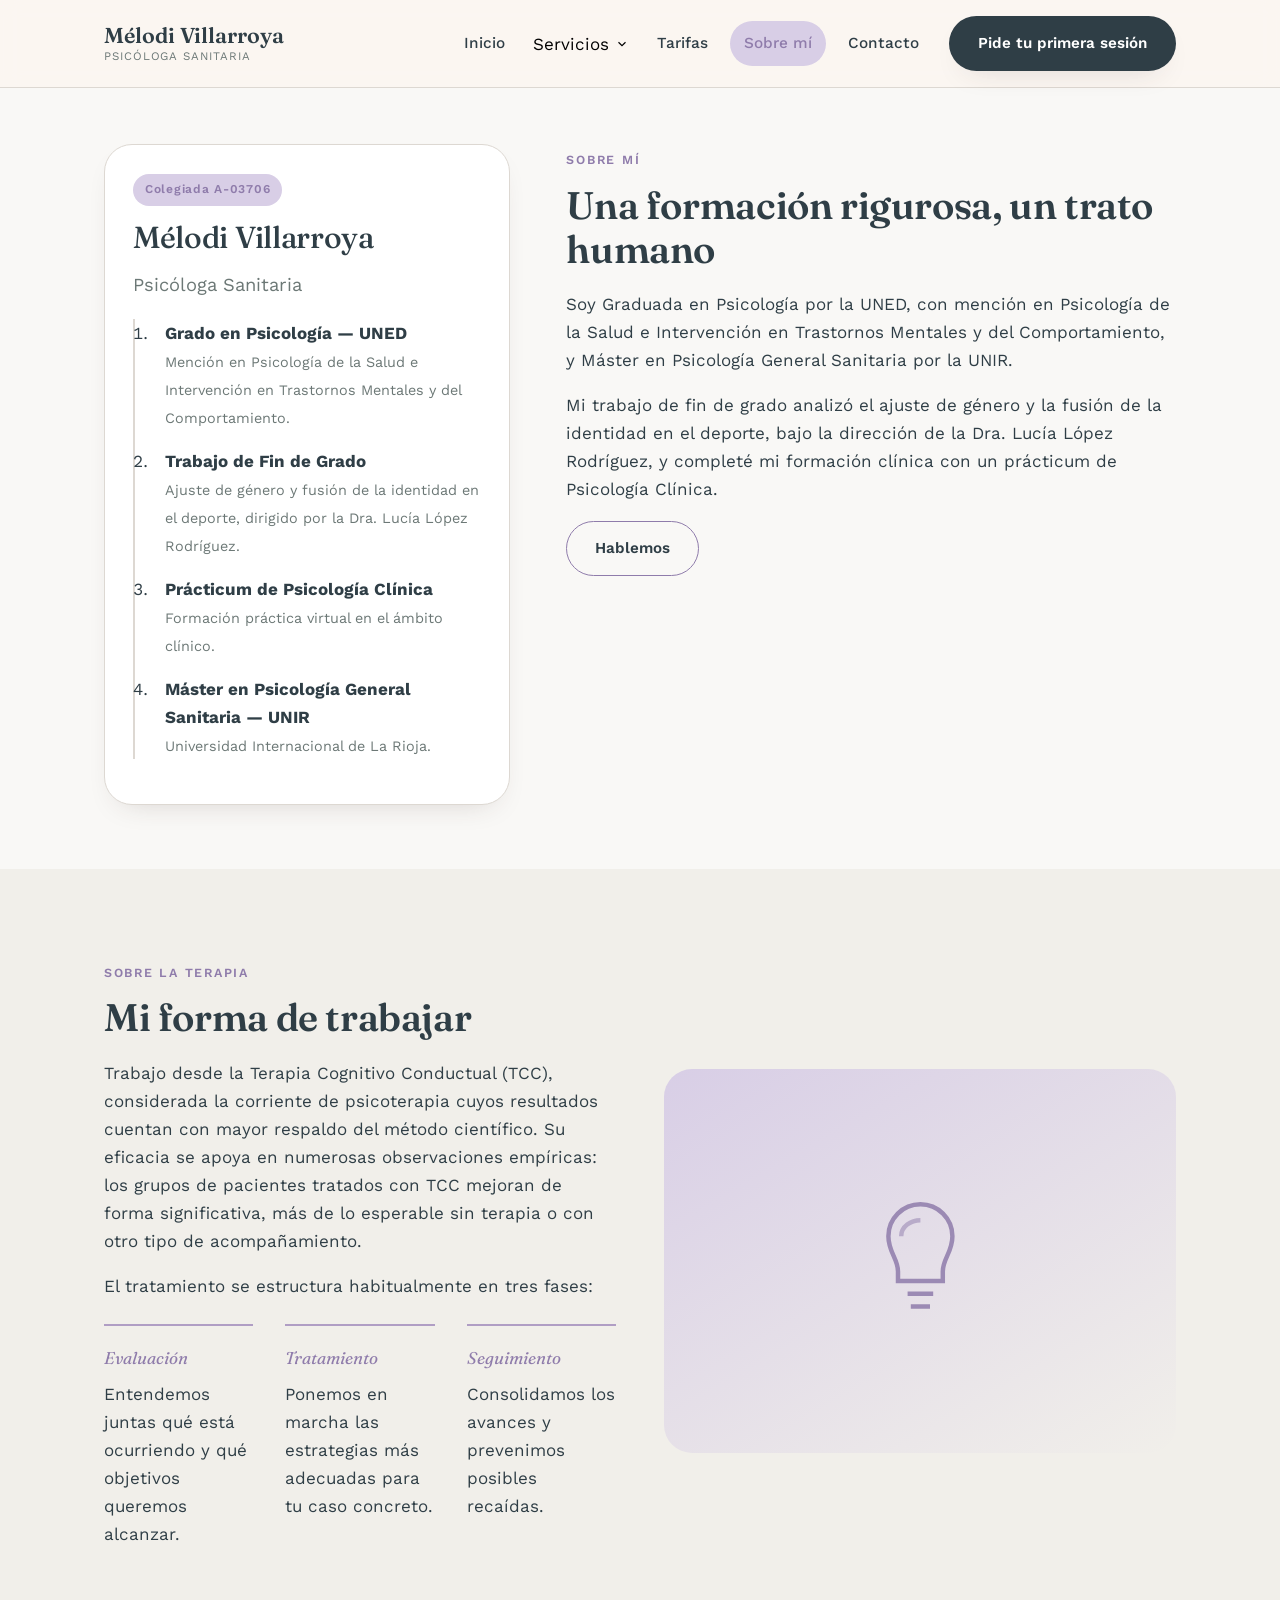
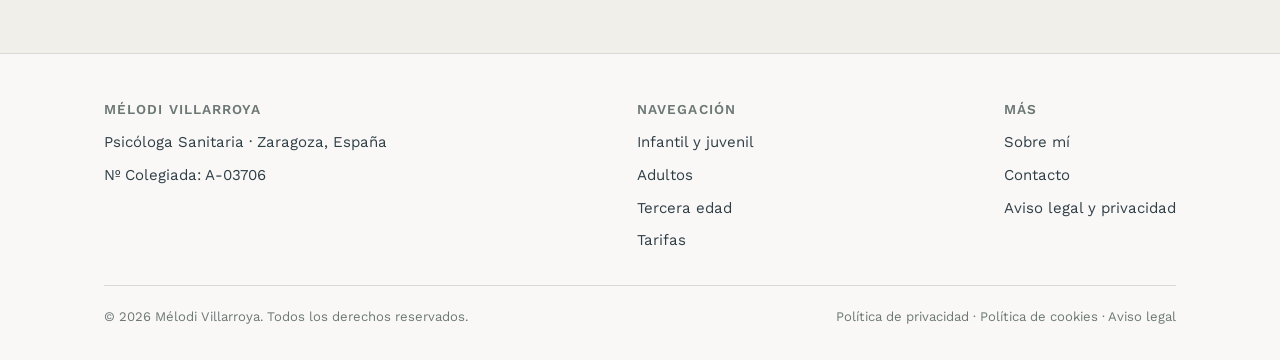
<file: sobre-mi.html>
<!DOCTYPE html>
<html lang="es">
<head>
<meta charset="UTF-8">
<meta name="viewport" content="width=device-width, initial-scale=1">
<title>Sobre mí | Mélodi Villarroya</title>
<meta name="description" content="Graduada en Psicología por la UNED y Máster en Psicología General Sanitaria por la UNIR. Terapia Cognitivo Conductual en Zaragoza.">
<link rel="preconnect" href="https://fonts.googleapis.com">
<link rel="preconnect" href="https://fonts.gstatic.com" crossorigin>
<link href="https://fonts.googleapis.com/css2?family=Fraunces:ital,wght@0,400;0,500;0,600;1,400&family=Work+Sans:wght@400;500;600;700&display=swap" rel="stylesheet">
<link rel="stylesheet" href="css/styles.css">
</head>
<body>

<header class="site-header">
  <div class="nav-wrap">
    <a href="index.html" class="brand">
      <span class="brand-name">Mélodi Villarroya</span>
      <span class="brand-tag">Psicóloga Sanitaria</span>
    </a>
    <button class="nav-toggle" aria-label="Abrir menú" aria-expanded="false">
      <svg viewBox="0 0 24 24" fill="none" stroke="currentColor" stroke-width="1.8"><line x1="3" y1="6" x2="21" y2="6"/><line x1="3" y1="12" x2="21" y2="12"/><line x1="3" y1="18" x2="21" y2="18"/></svg>
    </button>
    <ul class="nav-links">
      <li><a href="index.html" class="nav-link">Inicio</a></li>
      <li class="has-dropdown">
        <button class="nav-link" aria-expanded="false">Servicios
          <svg width="14" height="14" viewBox="0 0 24 24" fill="none" stroke="currentColor" stroke-width="2"><polyline points="6 9 12 15 18 9"/></svg>
        </button>
        <div class="dropdown">
          <a href="servicios-infantil.html">Infantil y juvenil</a>
          <a href="servicios-adultos.html">Adultos</a>
          <a href="servicios-tercera-edad.html">Tercera edad</a>
        </div>
      </li>
      <li><a href="tarifas.html" class="nav-link">Tarifas</a></li>
      <li><a href="sobre-mi.html" class="nav-link is-active">Sobre mí</a></li>
      <li><a href="contacto.html" class="nav-link">Contacto</a></li>
      <li class="nav-cta"><a href="contacto.html" class="btn btn-primary">Pide tu primera sesión</a></li>
    </ul>
  </div>
</header>

<main>
  <section class="page-hero">
    <div class="container about-grid">
      <div class="credential-card">
        <span class="badge">Colegiada A-03706</span>
        <h1 style="font-size:1.9rem;">Mélodi Villarroya</h1>
        <p class="lede">Psicóloga Sanitaria</p>
        <ol class="timeline">
          <li>
            <strong>Grado en Psicología — UNED</strong>
            <span>Mención en Psicología de la Salud e Intervención en Trastornos Mentales y del Comportamiento.</span>
          </li>
          <li>
            <strong>Trabajo de Fin de Grado</strong>
            <span>Ajuste de género y fusión de la identidad en el deporte, dirigido por la Dra. Lucía López Rodríguez.</span>
          </li>
          <li>
            <strong>Prácticum de Psicología Clínica</strong>
            <span>Formación práctica virtual en el ámbito clínico.</span>
          </li>
          <li>
            <strong>Máster en Psicología General Sanitaria — UNIR</strong>
            <span>Universidad Internacional de La Rioja.</span>
          </li>
        </ol>
      </div>

      <div>
        <p class="eyebrow">Sobre mí</p>
        <h2>Una formación rigurosa, un trato humano</h2>
        <p>Soy Graduada en Psicología por la UNED, con mención en Psicología de la Salud e Intervención en Trastornos Mentales y del Comportamiento, y Máster en Psicología General Sanitaria por la UNIR.</p>
        <p>Mi trabajo de fin de grado analizó el ajuste de género y la fusión de la identidad en el deporte, bajo la dirección de la Dra. Lucía López Rodríguez, y completé mi formación clínica con un prácticum de Psicología Clínica.</p>
        <a href="contacto.html" class="btn btn-outline">Hablemos</a>
      </div>
    </div>
  </section>

  <section class="section-alt">
    <div class="container two-col">
      <div>
        <p class="eyebrow">Sobre la terapia</p>
        <h2>Mi forma de trabajar</h2>
        <p>Trabajo desde la Terapia Cognitivo Conductual (TCC), considerada la corriente de psicoterapia cuyos resultados cuentan con mayor respaldo del método científico. Su eficacia se apoya en numerosas observaciones empíricas: los grupos de pacientes tratados con TCC mejoran de forma significativa, más de lo esperable sin terapia o con otro tipo de acompañamiento.</p>
        <p>El tratamiento se estructura habitualmente en tres fases:</p>
        <div class="process-grid" style="margin-top:24px;">
          <div class="process-item">
            <span class="step-label">Evaluación</span>
            <p>Entendemos juntas qué está ocurriendo y qué objetivos queremos alcanzar.</p>
          </div>
          <div class="process-item">
            <span class="step-label">Tratamiento</span>
            <p>Ponemos en marcha las estrategias más adecuadas para tu caso concreto.</p>
          </div>
          <div class="process-item">
            <span class="step-label">Seguimiento</span>
            <p>Consolidamos los avances y prevenimos posibles recaídas.</p>
          </div>
        </div>
      </div>
      <div class="illustration" aria-hidden="true">
        <svg viewBox="0 0 48 48" fill="none" stroke="currentColor" stroke-width="1.4"><path d="M24 6a10 10 0 0 1 10 10c0 5-3 7-3 11v3H17v-3c0-4-3-6-3-11A10 10 0 0 1 24 6Z"/><path d="M20 34h8M21 38h6"/><path d="M18 16c0-3 3-5 6-5" opacity="0.6"/></svg>
      </div>
    </div>
  </section>
</main>

<footer class="site-footer">
  <div class="container">
    <div class="footer-grid">
      <div class="footer-col">
        <h4>Mélodi Villarroya</h4>
        <p>Psicóloga Sanitaria · Zaragoza, España</p>
        <p>Nº Colegiada: A-03706</p>
      </div>
      <div class="footer-col">
        <h4>Navegación</h4>
        <a href="servicios-infantil.html">Infantil y juvenil</a>
        <a href="servicios-adultos.html">Adultos</a>
        <a href="servicios-tercera-edad.html">Tercera edad</a>
        <a href="tarifas.html">Tarifas</a>
      </div>
      <div class="footer-col">
        <h4>Más</h4>
        <a href="sobre-mi.html">Sobre mí</a>
        <a href="contacto.html">Contacto</a>
        <a href="legal.html">Aviso legal y privacidad</a>
      </div>
    </div>
    <div class="footer-legal">
      <span>© 2026 Mélodi Villarroya. Todos los derechos reservados.</span>
      <a href="legal.html">Política de privacidad · Política de cookies · Aviso legal</a>
    </div>
  </div>
</footer>

<script src="js/script.js"></script>
</body>
</html>
</file>
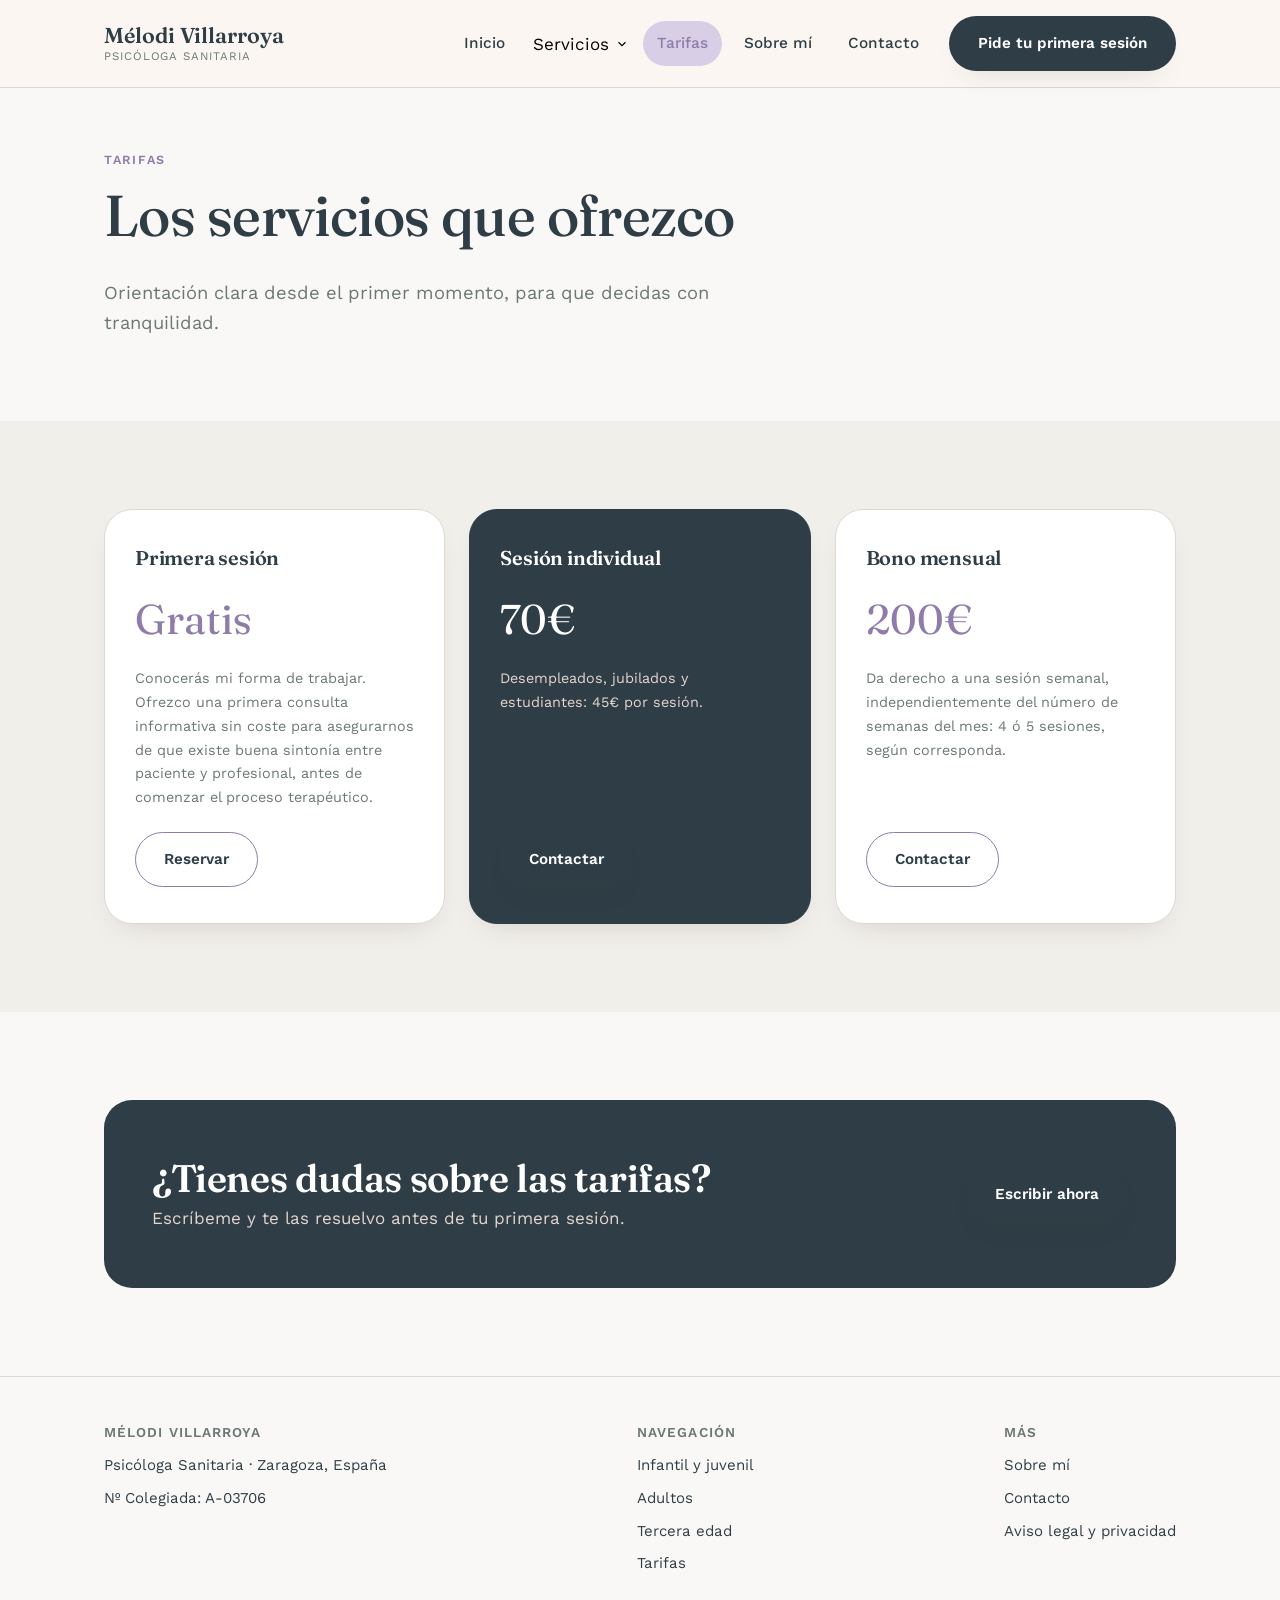
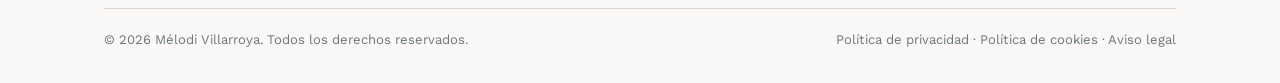
<file: tarifas.html>
<!DOCTYPE html>
<html lang="es">
<head>
<meta charset="UTF-8">
<meta name="viewport" content="width=device-width, initial-scale=1">
<title>Tarifas | Mélodi Villarroya</title>
<meta name="description" content="Tarifas de consulta psicológica en Zaragoza: primera sesión gratuita, precio por sesión y bono mensual.">
<link rel="preconnect" href="https://fonts.googleapis.com">
<link rel="preconnect" href="https://fonts.gstatic.com" crossorigin>
<link href="https://fonts.googleapis.com/css2?family=Fraunces:ital,wght@0,400;0,500;0,600;1,400&family=Work+Sans:wght@400;500;600;700&display=swap" rel="stylesheet">
<link rel="stylesheet" href="css/styles.css">
</head>
<body>

<header class="site-header">
  <div class="nav-wrap">
    <a href="index.html" class="brand">
      <span class="brand-name">Mélodi Villarroya</span>
      <span class="brand-tag">Psicóloga Sanitaria</span>
    </a>
    <button class="nav-toggle" aria-label="Abrir menú" aria-expanded="false">
      <svg viewBox="0 0 24 24" fill="none" stroke="currentColor" stroke-width="1.8"><line x1="3" y1="6" x2="21" y2="6"/><line x1="3" y1="12" x2="21" y2="12"/><line x1="3" y1="18" x2="21" y2="18"/></svg>
    </button>
    <ul class="nav-links">
      <li><a href="index.html" class="nav-link">Inicio</a></li>
      <li class="has-dropdown">
        <button class="nav-link" aria-expanded="false">Servicios
          <svg width="14" height="14" viewBox="0 0 24 24" fill="none" stroke="currentColor" stroke-width="2"><polyline points="6 9 12 15 18 9"/></svg>
        </button>
        <div class="dropdown">
          <a href="servicios-infantil.html">Infantil y juvenil</a>
          <a href="servicios-adultos.html">Adultos</a>
          <a href="servicios-tercera-edad.html">Tercera edad</a>
        </div>
      </li>
      <li><a href="tarifas.html" class="nav-link is-active">Tarifas</a></li>
      <li><a href="sobre-mi.html" class="nav-link">Sobre mí</a></li>
      <li><a href="contacto.html" class="nav-link">Contacto</a></li>
      <li class="nav-cta"><a href="contacto.html" class="btn btn-primary">Pide tu primera sesión</a></li>
    </ul>
  </div>
</header>

<main>
  <section class="page-hero">
    <div class="container">
      <p class="eyebrow">Tarifas</p>
      <h1>Los servicios que ofrezco</h1>
      <p class="lede">Orientación clara desde el primer momento, para que decidas con tranquilidad.</p>
    </div>
  </section>

  <section class="section-alt">
    <div class="container">
      <div class="pricing-grid">

        <div class="price-card">
          <h3>Primera sesión</h3>
          <p class="price-amount">Gratis</p>
          <p class="price-note">Conocerás mi forma de trabajar. Ofrezco una primera consulta informativa sin coste para asegurarnos de que existe buena sintonía entre paciente y profesional, antes de comenzar el proceso terapéutico.</p>
          <a href="contacto.html" class="btn btn-outline">Reservar</a>
        </div>

        <div class="price-card is-highlight">
          <h3>Sesión individual</h3>
          <p class="price-amount">70€</p>
          <p class="price-note">Desempleados, jubilados y estudiantes: 45€ por sesión.</p>
          <a href="contacto.html" class="btn btn-primary">Contactar</a>
        </div>

        <div class="price-card">
          <h3>Bono mensual</h3>
          <p class="price-amount">200€</p>
          <p class="price-note">Da derecho a una sesión semanal, independientemente del número de semanas del mes: 4 ó 5 sesiones, según corresponda.</p>
          <a href="contacto.html" class="btn btn-outline">Contactar</a>
        </div>

      </div>
    </div>
  </section>

  <section>
    <div class="container">
      <div class="cta-band">
        <div>
          <h2>¿Tienes dudas sobre las tarifas?</h2>
          <p>Escríbeme y te las resuelvo antes de tu primera sesión.</p>
        </div>
        <a href="contacto.html" class="btn btn-primary">Escribir ahora</a>
      </div>
    </div>
  </section>
</main>

<footer class="site-footer">
  <div class="container">
    <div class="footer-grid">
      <div class="footer-col">
        <h4>Mélodi Villarroya</h4>
        <p>Psicóloga Sanitaria · Zaragoza, España</p>
        <p>Nº Colegiada: A-03706</p>
      </div>
      <div class="footer-col">
        <h4>Navegación</h4>
        <a href="servicios-infantil.html">Infantil y juvenil</a>
        <a href="servicios-adultos.html">Adultos</a>
        <a href="servicios-tercera-edad.html">Tercera edad</a>
        <a href="tarifas.html">Tarifas</a>
      </div>
      <div class="footer-col">
        <h4>Más</h4>
        <a href="sobre-mi.html">Sobre mí</a>
        <a href="contacto.html">Contacto</a>
        <a href="legal.html">Aviso legal y privacidad</a>
      </div>
    </div>
    <div class="footer-legal">
      <span>© 2026 Mélodi Villarroya. Todos los derechos reservados.</span>
      <a href="legal.html">Política de privacidad · Política de cookies · Aviso legal</a>
    </div>
  </div>
</footer>

<script src="js/script.js"></script>
</body>
</html>
</file>
<file: css/styles.css>
/* =========================================================
   MÉLODI VILLARROYA — Psicóloga Sanitaria
   Sistema de diseño: cálido, sereno, orgánico
   ========================================================= */

:root {
  /* Paleta */
  --bg: #F9F8F6;
  --bg-alt: #F1EFEA;

  /* Color principal (violeta) */
  --primary: #B09EC4;
  --primary-dark: #8F7CAB;
  --primary-light: #D8CEE6;

  /* Color secundario (verde salvia) */
  --secondary: #8A9A86;
  --secondary-dark: #6F7E6B;
  --secondary-light: #B8C4B4;

  /* Color de contraste / acento oscuro */
  --accent: #2F3E46;

  /* Texto */
  --text: #2F3E46;
  --text-muted: #6C7876;

  /* Superficies */
  --card: #FFFFFF;
  --line: #DDD8D2;

  /* Estados */
  --success: #8A9A86;
  --warning: #D6A04C;
  --error: #B65C5C;

  /* Alias de compatibilidad con el resto de la hoja de estilos */
  --rose: var(--primary);
  --rose-dark: var(--primary-dark);
  --rose-light: var(--primary-light);

  /* Tipografía */
  --font-display: "Fraunces", "Georgia", serif;
  --font-body: "Work Sans", "Helvetica Neue", Arial, sans-serif;

  /* Espaciado */
  --radius-lg: 28px;
  --radius-md: 16px;
  --radius-sm: 10px;
  --shadow-soft: 0 20px 45px -25px rgba(67, 49, 44, 0.35);
  --shadow-card: 0 12px 30px -18px rgba(67, 49, 44, 0.25);

  --container: 1120px;
}

/* Respeta preferencia de movimiento reducido */
@media (prefers-reduced-motion: reduce) {

  *,
  *::before,
  *::after {
    animation-duration: 0.001ms !important;
    animation-iteration-count: 1 !important;
    transition-duration: 0.001ms !important;
    scroll-behavior: auto !important;
  }
}

* {
  box-sizing: border-box;
}

html {
  scroll-behavior: smooth;
}

body {
  margin: 0;
  background: var(--bg);
  color: var(--text);
  font-family: var(--font-body);
  font-size: 17px;
  line-height: 1.65;
  -webkit-font-smoothing: antialiased;
}

img {
  max-width: 100%;
  display: block;
}

a {
  color: inherit;
  text-decoration: none;
}

h1,
h2,
h3,
h4 {
  font-family: var(--font-display);
  font-weight: 600;
  line-height: 1.15;
  margin: 0 0 0.5em;
  letter-spacing: -0.01em;
}

h1 {
  font-size: clamp(2.4rem, 5vw, 3.6rem);
  font-weight: 500;
}

h2 {
  font-size: clamp(1.7rem, 3vw, 2.4rem);
}

h3 {
  font-size: 1.25rem;
}

p {
  margin: 0 0 1em;
  color: var(--text);
}

.eyebrow {
  display: inline-block;
  font-family: var(--font-body);
  font-size: 0.78rem;
  letter-spacing: 0.14em;
  text-transform: uppercase;
  color: var(--rose-dark);
  font-weight: 600;
  margin-bottom: 0.9em;
}

.lede {
  font-size: 1.15rem;
  color: var(--text-muted);
  max-width: 60ch;
}

.container {
  max-width: var(--container);
  margin: 0 auto;
  padding: 0 24px;
}

/* Focus visible accesible */
a:focus-visible,
button:focus-visible,
input:focus-visible,
textarea:focus-visible {
  outline: 2px solid var(--rose-dark);
  outline-offset: 3px;
}

/* ---------- Botones ---------- */
.btn {
  display: inline-flex;
  align-items: center;
  gap: 8px;
  font-family: var(--font-body);
  font-weight: 600;
  font-size: 0.95rem;
  padding: 14px 28px;
  border-radius: 999px;
  border: 1px solid transparent;
  cursor: pointer;
  transition: transform 0.2s ease, box-shadow 0.2s ease, background 0.2s ease;
}

.btn-primary {
  background: var(--accent);
  color: #fff;
  box-shadow: var(--shadow-card);
}

.btn-primary:hover {
  background: var(--primary-dark);
  transform: translateY(-2px);
}

.btn-outline {
  background: transparent;
  border-color: var(--primary-dark);
  color: var(--accent);
}

.btn-outline:hover {
  background: var(--primary-light);
  border-color: var(--primary-dark);
}

/* ---------- Header / Nav ---------- */
.site-header {
  position: sticky;
  top: 0;
  z-index: 50;
  background: rgba(251, 245, 241, 0.9);
  backdrop-filter: blur(10px);
  border-bottom: 1px solid var(--line);
}

.nav-wrap {
  display: flex;
  align-items: center;
  justify-content: space-between;
  padding: 16px 24px;
  max-width: var(--container);
  margin: 0 auto;
}

.brand {
  display: flex;
  flex-direction: column;
  line-height: 1.1;
}

.brand-name {
  font-family: var(--font-display);
  font-size: 1.35rem;
  font-weight: 600;
  color: var(--text);
}

.brand-tag {
  font-size: 0.72rem;
  letter-spacing: 0.08em;
  text-transform: uppercase;
  color: var(--text-muted);
  margin-top: 2px;
}

.nav-links {
  display: flex;
  align-items: center;
  gap: 8px;
  list-style: none;
  margin: 0;
  padding: 0;
}

.nav-links>li {
  position: relative;
}

.nav-links a.nav-link {
  display: inline-block;
  padding: 10px 14px;
  font-weight: 500;
  font-size: 0.96rem;
  border-radius: 999px;
  transition: background 0.2s ease, color 0.2s ease;
}

.nav-links a.nav-link:hover,
.nav-links a.nav-link.is-active {
  background: var(--rose-light);
  color: var(--rose-dark);
}

.has-dropdown>button.nav-link {
  font: inherit;
  background: none;
  border: none;
  cursor: pointer;
  display: inline-flex;
  align-items: center;
  gap: 6px;
}

.has-dropdown>button.nav-link svg {
  transition: transform 0.2s ease;
}

.has-dropdown.is-open>button.nav-link svg {
  transform: rotate(180deg);
}

.dropdown {
  position: absolute;
  top: calc(100% + 8px);
  left: 0;
  background: var(--card);
  border: 1px solid var(--line);
  border-radius: var(--radius-md);
  box-shadow: var(--shadow-soft);
  min-width: 200px;
  padding: 8px;
  display: none;
  flex-direction: column;
}

.has-dropdown.is-open .dropdown {
  display: flex;
}

.dropdown a {
  padding: 10px 14px;
  border-radius: var(--radius-sm);
  font-size: 0.94rem;
}

.dropdown a:hover {
  background: var(--bg-alt);
}

.nav-cta {
  margin-left: 8px;
}

/* Botón hamburguesa (móvil) */
.nav-toggle {
  display: none;
  background: none;
  border: none;
  cursor: pointer;
  padding: 8px;
}

.nav-toggle svg {
  width: 26px;
  height: 26px;
  color: var(--text);
}

@media (max-width: 860px) {
  .nav-toggle {
    display: inline-flex;
  }

  .nav-links {
    position: fixed;
    inset: 72px 16px auto 16px;
    background: var(--card);
    border: 1px solid var(--line);
    border-radius: var(--radius-md);
    box-shadow: var(--shadow-soft);
    flex-direction: column;
    align-items: stretch;
    padding: 12px;
    gap: 4px;
    display: none;
  }

  .nav-links.is-open {
    display: flex;
  }

  .nav-links a.nav-link,
  .has-dropdown>button.nav-link {
    width: 100%;
    justify-content: space-between;
  }

  .dropdown {
    position: static;
    box-shadow: none;
    border: none;
    display: none;
    padding-left: 12px;
  }

  .has-dropdown.is-open .dropdown {
    display: flex;
  }

  .nav-cta {
    margin: 8px 0 0;
  }
}

/* ---------- Hero (breathing signature) ---------- */
.hero {
  padding: 72px 0 96px;
  overflow: hidden;
}

.hero-grid {
  display: grid;
  grid-template-columns: 1.1fr 0.9fr;
  gap: 48px;
  align-items: center;
}

@media (max-width: 860px) {
  .hero-grid {
    grid-template-columns: 1fr;
  }
}

.hero-quote {
  font-family: var(--font-display);
  font-style: italic;
  font-weight: 400;
  font-size: clamp(1.6rem, 3vw, 2.1rem);
  color: var(--text);
  max-width: 22ch;
}

.hero-quote span {
  display: block;
  margin-top: 14px;
  font-family: var(--font-body);
  font-style: normal;
  font-size: 0.85rem;
  letter-spacing: 0.08em;
  text-transform: uppercase;
  color: var(--text-muted);
}

.hero-actions {
  display: flex;
  gap: 14px;
  margin-top: 32px;
  flex-wrap: wrap;
}

/* El elemento firma: círculos que respiran, evocando la respiración
   consciente que se trabaja en terapia para la ansiedad */
.breathing {
  position: relative;
  width: 100%;
  aspect-ratio: 1 / 1;
  max-width: 420px;
  margin: 0 auto;
  display: flex;
  align-items: center;
  justify-content: center;
}

.breathing .ring {
  position: absolute;
  border-radius: 50%;
  border: 1px solid var(--rose-light);
}

.breathing .ring.r1 {
  inset: 0;
  animation: breathe 7s ease-in-out infinite;
}

.breathing .ring.r2 {
  inset: 12%;
  animation: breathe 7s ease-in-out infinite -1.4s;
}

.breathing .ring.r3 {
  inset: 24%;
  animation: breathe 7s ease-in-out infinite -2.8s;
}

.breathing .core {
  position: relative;
  width: 46%;
  height: 46%;
  border-radius: 50%;
  background: radial-gradient(circle at 32% 28%, #fff6f2, var(--rose-light) 55%, var(--rose) 100%);
  box-shadow: 0 25px 60px -25px rgba(169, 90, 82, 0.55);
  animation: breathe 7s ease-in-out infinite;
}

.breathing .label {
  position: absolute;
  bottom: -6px;
  font-size: 0.72rem;
  letter-spacing: 0.12em;
  text-transform: uppercase;
  color: var(--text-muted);
}

@keyframes breathe {

  0%,
  100% {
    transform: scale(0.92);
    opacity: 0.75;
  }

  50% {
    transform: scale(1.05);
    opacity: 1;
  }
}

/* ---------- Secciones genéricas ---------- */
section {
  padding: 88px 0;
}

.section-alt {
  background: var(--bg-alt);
}

.section-head {
  max-width: 640px;
  margin-bottom: 48px;
}

.section-head.center {
  margin-left: auto;
  margin-right: auto;
  text-align: center;
}

/* ---------- Tarjetas de servicios ---------- */
.card-grid {
  display: grid;
  grid-template-columns: repeat(3, 1fr);
  gap: 24px;
}

@media (max-width: 900px) {
  .card-grid {
    grid-template-columns: repeat(2, 1fr);
  }
}

@media (max-width: 600px) {
  .card-grid {
    grid-template-columns: 1fr;
  }
}

.card {
  background: var(--card);
  border: 1px solid var(--line);
  border-radius: var(--radius-lg);
  padding: 32px 28px;
  box-shadow: var(--shadow-card);
  transition: transform 0.25s ease, box-shadow 0.25s ease;
}

.card:hover {
  transform: translateY(-4px);
  box-shadow: var(--shadow-soft);
}

.card .icon {
  width: 52px;
  height: 52px;
  margin-bottom: 18px;
  color: var(--rose-dark);
}

.card h3 {
  margin-bottom: 8px;
}

.card p {
  color: var(--text-muted);
  margin: 0;
  font-size: 0.96rem;
}

/* ---------- Franja de citas / recursos ---------- */
.resource-grid {
  display: grid;
  grid-template-columns: repeat(3, 1fr);
  gap: 24px;
}

@media (max-width: 900px) {
  .resource-grid {
    grid-template-columns: 1fr;
  }
}

.resource-card {
  border-radius: var(--radius-lg);
  overflow: hidden;
  background: var(--card);
  border: 1px solid var(--line);
}

.resource-media {
  height: 140px;
  background: linear-gradient(135deg, var(--rose-light), var(--bg-alt));
  display: flex;
  align-items: center;
  justify-content: center;
}

.resource-media svg {
  width: 46px;
  height: 46px;
  color: var(--rose-dark);
  opacity: 0.8;
}

.resource-body {
  padding: 22px 24px 26px;
}

.resource-date {
  font-size: 0.78rem;
  letter-spacing: 0.06em;
  text-transform: uppercase;
  color: var(--text-muted);
  margin-bottom: 8px;
  display: block;
}

/* ---------- Franja de proceso / cómo trabajo ---------- */
.process-grid {
  display: grid;
  grid-template-columns: repeat(3, 1fr);
  gap: 32px;
  counter-reset: step;
}

@media (max-width: 860px) {
  .process-grid {
    grid-template-columns: 1fr;
  }
}

.process-item {
  border-top: 2px solid var(--rose);
  padding-top: 18px;
}

.process-item .step-label {
  font-family: var(--font-display);
  font-style: italic;
  color: var(--rose-dark);
  display: block;
  margin-bottom: 8px;
}

/* ---------- Tarifas ---------- */
.pricing-grid {
  display: grid;
  grid-template-columns: repeat(3, 1fr);
  gap: 24px;
  align-items: stretch;
}

@media (max-width: 900px) {
  .pricing-grid {
    grid-template-columns: 1fr;
  }
}

.price-card {
  background: var(--card);
  border: 1px solid var(--line);
  border-radius: var(--radius-lg);
  padding: 36px 30px;
  display: flex;
  flex-direction: column;
  box-shadow: var(--shadow-card);
}

.price-card.is-highlight {
  background: var(--text);
  color: #fff;
  border-color: var(--text);
}

.price-card.is-highlight .price-amount,
.price-card.is-highlight h3 {
  color: #fff;
}

.price-card.is-highlight p {
  color: #E6D6CF;
}

.price-amount {
  font-family: var(--font-display);
  font-size: 2.6rem;
  color: var(--rose-dark);
  margin: 6px 0 14px;
}

.price-amount sup {
  font-size: 1rem;
  margin-left: 4px;
}

.price-note {
  color: var(--text-muted);
  font-size: 0.9rem;
  margin-bottom: 22px;
}

.price-card .btn {
  margin-top: auto;
  align-self: flex-start;
}

/* ---------- Sobre mí ---------- */
.about-grid {
  display: grid;
  grid-template-columns: 0.8fr 1.2fr;
  gap: 56px;
  align-items: start;
}

@media (max-width: 860px) {
  .about-grid {
    grid-template-columns: 1fr;
  }
}

.credential-card {
  background: var(--card);
  border: 1px solid var(--line);
  border-radius: var(--radius-lg);
  padding: 28px;
  box-shadow: var(--shadow-card);
}

.credential-card .badge {
  display: inline-block;
  font-size: 0.75rem;
  letter-spacing: 0.06em;
  padding: 6px 12px;
  border-radius: 999px;
  background: var(--rose-light);
  color: var(--rose-dark);
  font-weight: 600;
  margin-bottom: 14px;
}

.timeline {
  margin-top: 18px;
  padding-left: 18px;
  border-left: 2px solid var(--line);
}

.timeline li {
  margin-bottom: 16px;
  padding-left: 12px;
}

.timeline strong {
  display: block;
  color: var(--text);
}

.timeline span {
  color: var(--text-muted);
  font-size: 0.9rem;
}

/* ---------- Consultas frecuentes (listas) ---------- */
.faq-block {
  background: var(--card);
  border: 1px solid var(--line);
  border-radius: var(--radius-lg);
  padding: 30px 32px;
  margin-bottom: 20px;
}

.faq-block h3 {
  color: var(--rose-dark);
}

/* ---------- Formulario de contacto ---------- */
.contact-grid {
  display: grid;
  grid-template-columns: 1fr 1fr;
  gap: 48px;
  align-items: start;
}

@media (max-width: 860px) {
  .contact-grid {
    grid-template-columns: 1fr;
  }
}

.form-field {
  margin-bottom: 18px;
}

.form-field label {
  display: block;
  font-size: 0.85rem;
  font-weight: 600;
  margin-bottom: 6px;
  color: var(--text);
}

.form-field input,
.form-field textarea {
  width: 100%;
  font-family: var(--font-body);
  font-size: 1rem;
  padding: 13px 16px;
  border-radius: var(--radius-sm);
  border: 1px solid var(--line);
  background: var(--card);
  color: var(--text);
}

.form-field textarea {
  min-height: 130px;
  resize: vertical;
}

.form-note {
  font-size: 0.85rem;
  color: var(--text-muted);
  margin-top: 8px;
}

.form-success {
  display: none;
  background: var(--rose-light);
  color: var(--rose-dark);
  border-radius: var(--radius-md);
  padding: 16px 20px;
  font-weight: 600;
  margin-top: 16px;
}

.form-success.is-visible {
  display: block;
}

.contact-info-card {
  background: var(--text);
  color: #fff;
  border-radius: var(--radius-lg);
  padding: 36px 32px;
}

.contact-info-card h3 {
  color: #fff;
}

.contact-info-card p {
  color: #E6D6CF;
}

.contact-info-item {
  display: flex;
  gap: 14px;
  margin-bottom: 18px;
  align-items: flex-start;
}

.contact-info-item svg {
  width: 22px;
  height: 22px;
  flex-shrink: 0;
  color: var(--rose-light);
  margin-top: 2px;
}

/* ---------- CTA banda ---------- */
.cta-band {
  background: var(--text);
  color: #fff;
  border-radius: var(--radius-lg);
  padding: 56px 48px;
  display: flex;
  justify-content: space-between;
  align-items: center;
  gap: 32px;
  flex-wrap: wrap;
}

.cta-band h2 {
  color: #fff;
  margin-bottom: 4px;
}

.cta-band p {
  color: #E6D6CF;
  margin: 0;
}

/* ---------- Footer ---------- */
.site-footer {
  border-top: 1px solid var(--line);
  padding: 48px 0 32px;
}

.footer-grid {
  display: flex;
  justify-content: space-between;
  gap: 32px;
  flex-wrap: wrap;
  margin-bottom: 24px;
}

.footer-col h4 {
  font-family: var(--font-body);
  font-size: 0.85rem;
  text-transform: uppercase;
  letter-spacing: 0.08em;
  color: var(--text-muted);
  margin-bottom: 12px;
}

.footer-col a,
.footer-col p {
  display: block;
  font-size: 0.94rem;
  margin-bottom: 8px;
  color: var(--text);
}

.footer-legal {
  border-top: 1px solid var(--line);
  padding-top: 20px;
  font-size: 0.82rem;
  color: var(--text-muted);
  display: flex;
  justify-content: space-between;
  flex-wrap: wrap;
  gap: 12px;
}

/* ---------- Utilidades de página interior ---------- */
.page-hero {
  padding: 56px 0 64px;
}

.page-hero .eyebrow {
  margin-bottom: 12px;
}

.two-col {
  display: grid;
  grid-template-columns: 1fr 1fr;
  gap: 48px;
  align-items: center;
}

@media (max-width: 860px) {
  .two-col {
    grid-template-columns: 1fr;
  }
}

.illustration {
  aspect-ratio: 4 / 3;
  border-radius: var(--radius-lg);
  background: linear-gradient(150deg, var(--rose-light), var(--bg-alt));
  display: flex;
  align-items: center;
  justify-content: center;
}

.illustration svg {
  width: 40%;
  height: 40%;
  color: var(--rose-dark);
  opacity: 0.85;
}

.pill-list {
  display: flex;
  flex-wrap: wrap;
  gap: 10px;
  margin-top: 18px;
}

.pill {
  background: var(--card);
  border: 1px solid var(--line);
  padding: 8px 16px;
  border-radius: 999px;
  font-size: 0.88rem;
  color: var(--text-muted);
}

/* ---------- Infantil: Hero con CTA ---------- */
.page-hero .hero-actions {
  margin-top: 28px;
}

/* ---------- Infantil: Intro ---------- */
.intro-text {
  max-width: 760px;
  font-size: 1.05rem;
  line-height: 1.75;
}

.intro-text strong {
  color: var(--primary-dark);
}

/* ---------- Infantil: Problemáticas lista ---------- */
.problematicas-list {
  list-style: none;
  padding: 0;
  margin: 0;
  display: grid;
  grid-template-columns: 1fr 1fr;
  gap: 14px 32px;
}

@media (max-width: 700px) {
  .problematicas-list {
    grid-template-columns: 1fr;
  }
}

.problematicas-list li {
  position: relative;
  padding-left: 28px;
  font-size: 0.98rem;
  line-height: 1.55;
}

.problematicas-list li::before {
  content: "";
  position: absolute;
  left: 0;
  top: 6px;
  width: 14px;
  height: 14px;
  border-radius: 50%;
  background: var(--primary-light);
  border: 2px solid var(--primary);
}

.problematicas-list li strong {
  color: var(--text);
}

/* ---------- Infantil: Proceso / Timeline ---------- */
.process-timeline {
  display: grid;
  grid-template-columns: 1fr 1fr;
  gap: 28px;
  counter-reset: proc-step;
}

@media (max-width: 860px) {
  .process-timeline {
    grid-template-columns: 1fr;
  }
}

.process-step {
  background: var(--card);
  border: 1px solid var(--line);
  border-radius: var(--radius-lg);
  padding: 28px 26px;
  box-shadow: var(--shadow-card);
  counter-increment: proc-step;
  transition: transform 0.25s ease, box-shadow 0.25s ease;
}

.process-step:hover {
  transform: translateY(-3px);
  box-shadow: var(--shadow-soft);
}

.process-step .step-number {
  display: inline-flex;
  align-items: center;
  justify-content: center;
  width: 36px;
  height: 36px;
  border-radius: 50%;
  background: var(--primary);
  color: #fff;
  font-family: var(--font-display);
  font-weight: 600;
  font-size: 1rem;
  margin-bottom: 12px;
}

.process-step h3 {
  margin-bottom: 8px;
  font-size: 1.1rem;
}

.process-step p {
  color: var(--text-muted);
  margin: 0;
  font-size: 0.94rem;
}

/* ---------- Infantil: Ventajas ---------- */
.ventajas-grid {
  display: grid;
  grid-template-columns: repeat(3, 1fr);
  gap: 20px;
}

@media (max-width: 900px) {
  .ventajas-grid {
    grid-template-columns: repeat(2, 1fr);
  }
}

@media (max-width: 600px) {
  .ventajas-grid {
    grid-template-columns: 1fr;
  }
}

.ventaja-item {
  display: flex;
  gap: 14px;
  align-items: flex-start;
  background: var(--card);
  border: 1px solid var(--line);
  border-radius: var(--radius-md);
  padding: 20px;
  transition: transform 0.2s ease;
}

.ventaja-item:hover {
  transform: translateY(-2px);
}

.ventaja-item .ventaja-icon {
  flex-shrink: 0;
  width: 38px;
  height: 38px;
  border-radius: 50%;
  background: var(--primary-light);
  display: flex;
  align-items: center;
  justify-content: center;
}

.ventaja-item .ventaja-icon svg {
  width: 18px;
  height: 18px;
  color: var(--primary-dark);
}

.ventaja-item p {
  margin: 0;
  font-size: 0.94rem;
  color: var(--text);
}

/* ---------- Infantil: Accordion FAQ ---------- */
.accordion {
  max-width: 760px;
}

.accordion-item {
  border-bottom: 1px solid var(--line);
}

.accordion-item:first-child {
  border-top: 1px solid var(--line);
}

.accordion-btn {
  width: 100%;
  display: flex;
  justify-content: space-between;
  align-items: center;
  padding: 20px 4px;
  background: none;
  border: none;
  cursor: pointer;
  font-family: var(--font-display);
  font-size: 1.08rem;
  font-weight: 600;
  color: var(--text);
  text-align: left;
  line-height: 1.35;
}

.accordion-btn svg {
  flex-shrink: 0;
  width: 20px;
  height: 20px;
  color: var(--primary);
  transition: transform 0.3s ease;
  margin-left: 16px;
}

.accordion-item.is-open .accordion-btn svg {
  transform: rotate(180deg);
}

.accordion-panel {
  max-height: 0;
  overflow: hidden;
  transition: max-height 0.35s ease;
}

.accordion-panel-inner {
  padding: 0 4px 20px;
  color: var(--text-muted);
  font-size: 0.96rem;
  line-height: 1.65;
}

.accordion-item.is-open .accordion-panel {
  max-height: 300px;
}

/* ---------- Infantil: Testimonios ---------- */
.testimonial-block {
  background: var(--card);
  border: 1px solid var(--line);
  border-radius: var(--radius-lg);
  padding: 36px 40px;
  max-width: 680px;
  margin: 0 auto;
  position: relative;
  box-shadow: var(--shadow-card);
}

.testimonial-block::before {
  content: "\201C";
  font-family: var(--font-display);
  font-size: 4rem;
  color: var(--primary-light);
  position: absolute;
  top: 12px;
  left: 24px;
  line-height: 1;
}

.testimonial-block blockquote {
  margin: 0;
  font-family: var(--font-display);
  font-style: italic;
  font-size: 1.15rem;
  line-height: 1.6;
  color: var(--text);
}

.testimonial-block cite {
  display: block;
  margin-top: 16px;
  font-style: normal;
  font-size: 0.9rem;
  color: var(--text-muted);
  font-weight: 600;
}

/* ---------- Infantil: CTA final con datos ---------- */
.cta-final {
  background: var(--text);
  color: #fff;
  border-radius: var(--radius-lg);
  padding: 56px 48px;
  text-align: center;
}

.cta-final h2 {
  color: #fff;
  margin-bottom: 8px;
}

.cta-final .cta-subtitle {
  color: #d4c8c0;
  font-size: 1.05rem;
  max-width: 560px;
  margin: 0 auto 28px;
}

.cta-final .cta-buttons {
  display: flex;
  gap: 14px;
  justify-content: center;
  flex-wrap: wrap;
  margin-bottom: 32px;
}

.cta-final .cta-details {
  display: flex;
  gap: 28px;
  justify-content: center;
  flex-wrap: wrap;
  font-size: 0.9rem;
  color: #c4b8b0;
}

.cta-final .cta-details span {
  display: inline-flex;
  align-items: center;
  gap: 6px;
}

/* ---------- WhatsApp button ---------- */
.btn-whatsapp {
  background: #2aa85f;
  color: #fff;
  box-shadow: var(--shadow-card);
}

.btn-whatsapp:hover {
  background: #229f58;
  transform: translateY(-2px);
}

/* ---------- Reservas / Booking ---------- */
.booking-widget {
  background: var(--card);
  border: 1px solid var(--line);
  border-radius: var(--radius-lg);
  padding: 32px;
  margin-bottom: 2rem;
  box-shadow: var(--shadow-card);
}

.booking-step {
  margin-bottom: 24px;
}

.booking-label {
  display: block;
  font-family: var(--font-display);
  font-weight: 600;
  font-size: 1.1rem;
  margin-bottom: 12px;
  color: var(--text);
}

.booking-input {
  width: 100%;
  max-width: 250px;
  font-family: var(--font-body);
  font-size: 1rem;
  padding: 12px 16px;
  border-radius: var(--radius-sm);
  border: 1px solid var(--line);
  background: var(--bg);
  color: var(--text);
  margin-bottom: 16px;
}

.booking-slots-container {
  margin-top: 16px;
}

.slots-grid {
  display: grid;
  grid-template-columns: repeat(auto-fill, minmax(90px, 1fr));
  gap: 12px;
}

.slot-btn {
  background: var(--bg-alt);
  border: 1px solid var(--line);
  border-radius: var(--radius-sm);
  padding: 10px;
  font-size: 0.95rem;
  font-family: var(--font-body);
  font-weight: 500;
  color: var(--text);
  cursor: pointer;
  transition: all 0.2s ease;
  text-align: center;
}

.slot-btn:hover {
  background: var(--rose-light);
  border-color: var(--rose);
  color: var(--rose-dark);
}

.slot-btn.selected {
  background: var(--primary);
  border-color: var(--primary);
  color: #fff;
}

.loading-text {
  color: var(--text-muted);
  font-style: italic;
}

.form-error {
  color: #d93025;
  font-weight: 500;
}
</file>
